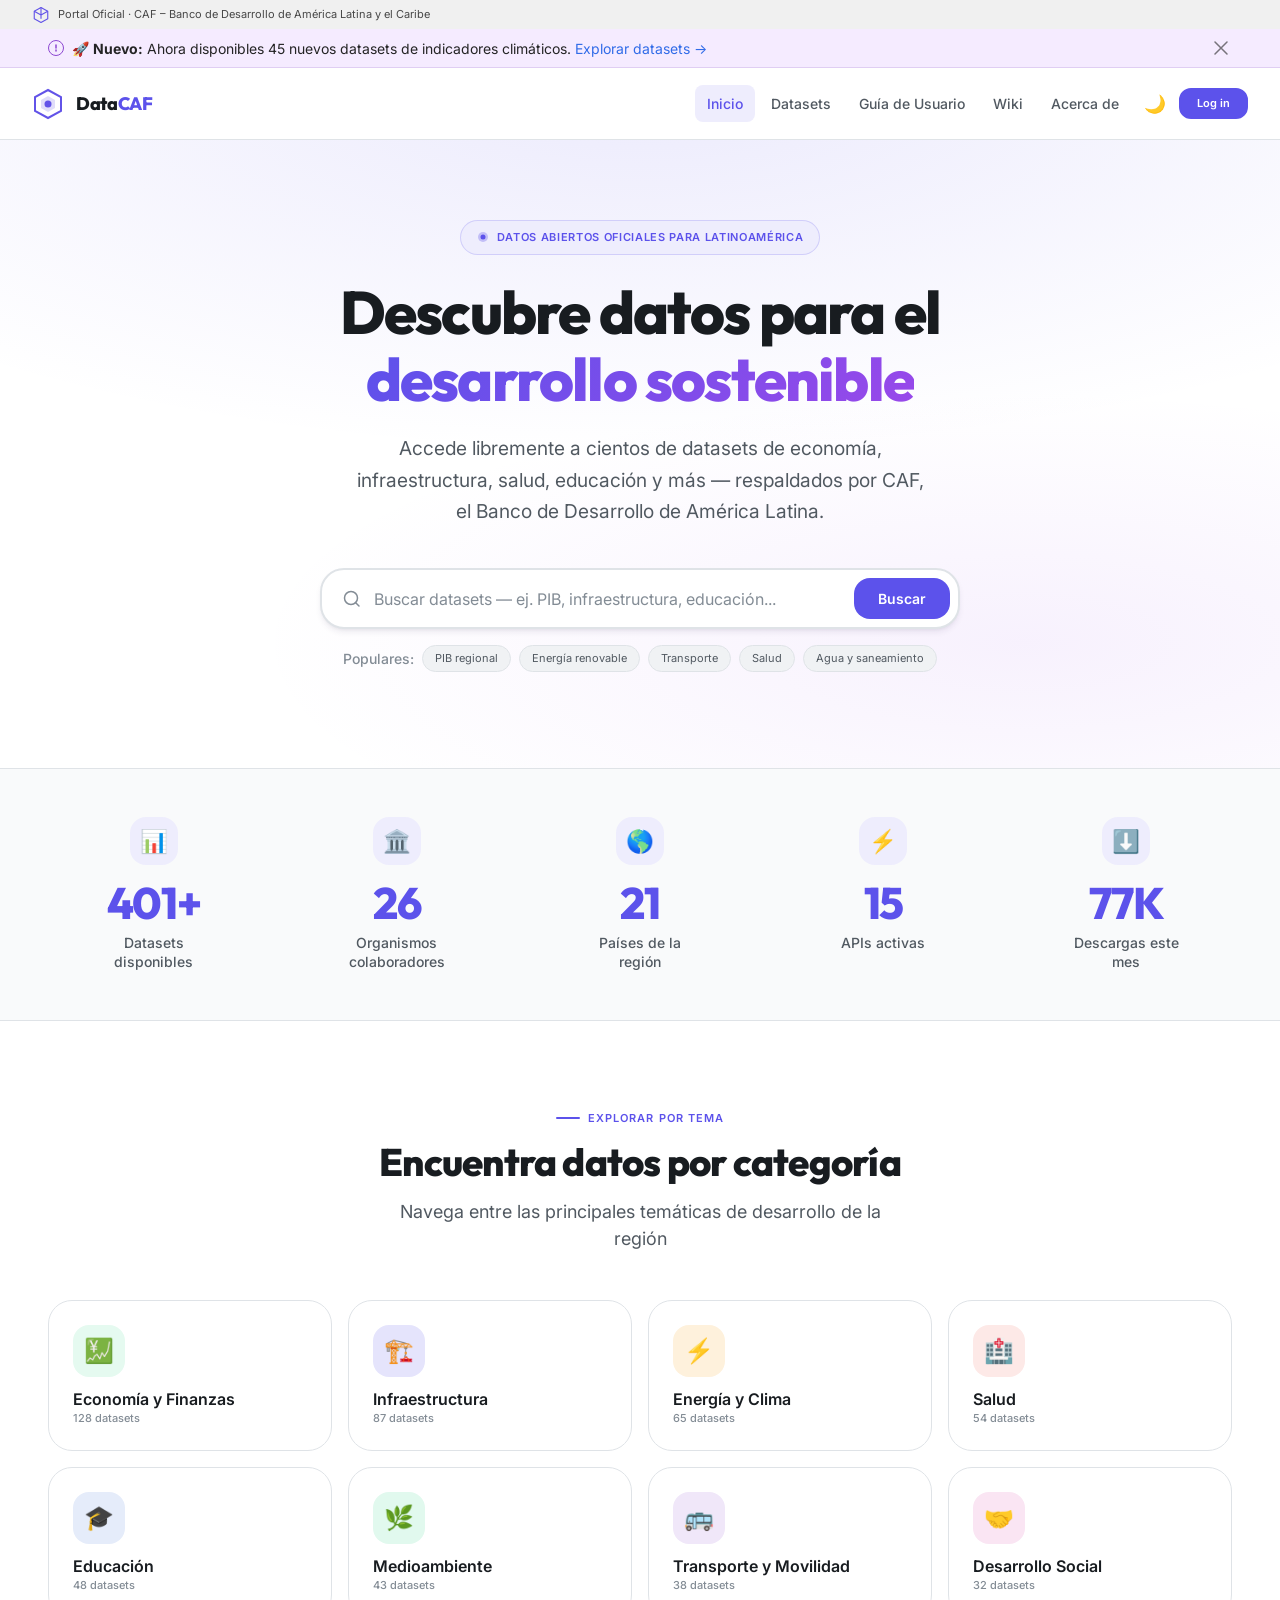
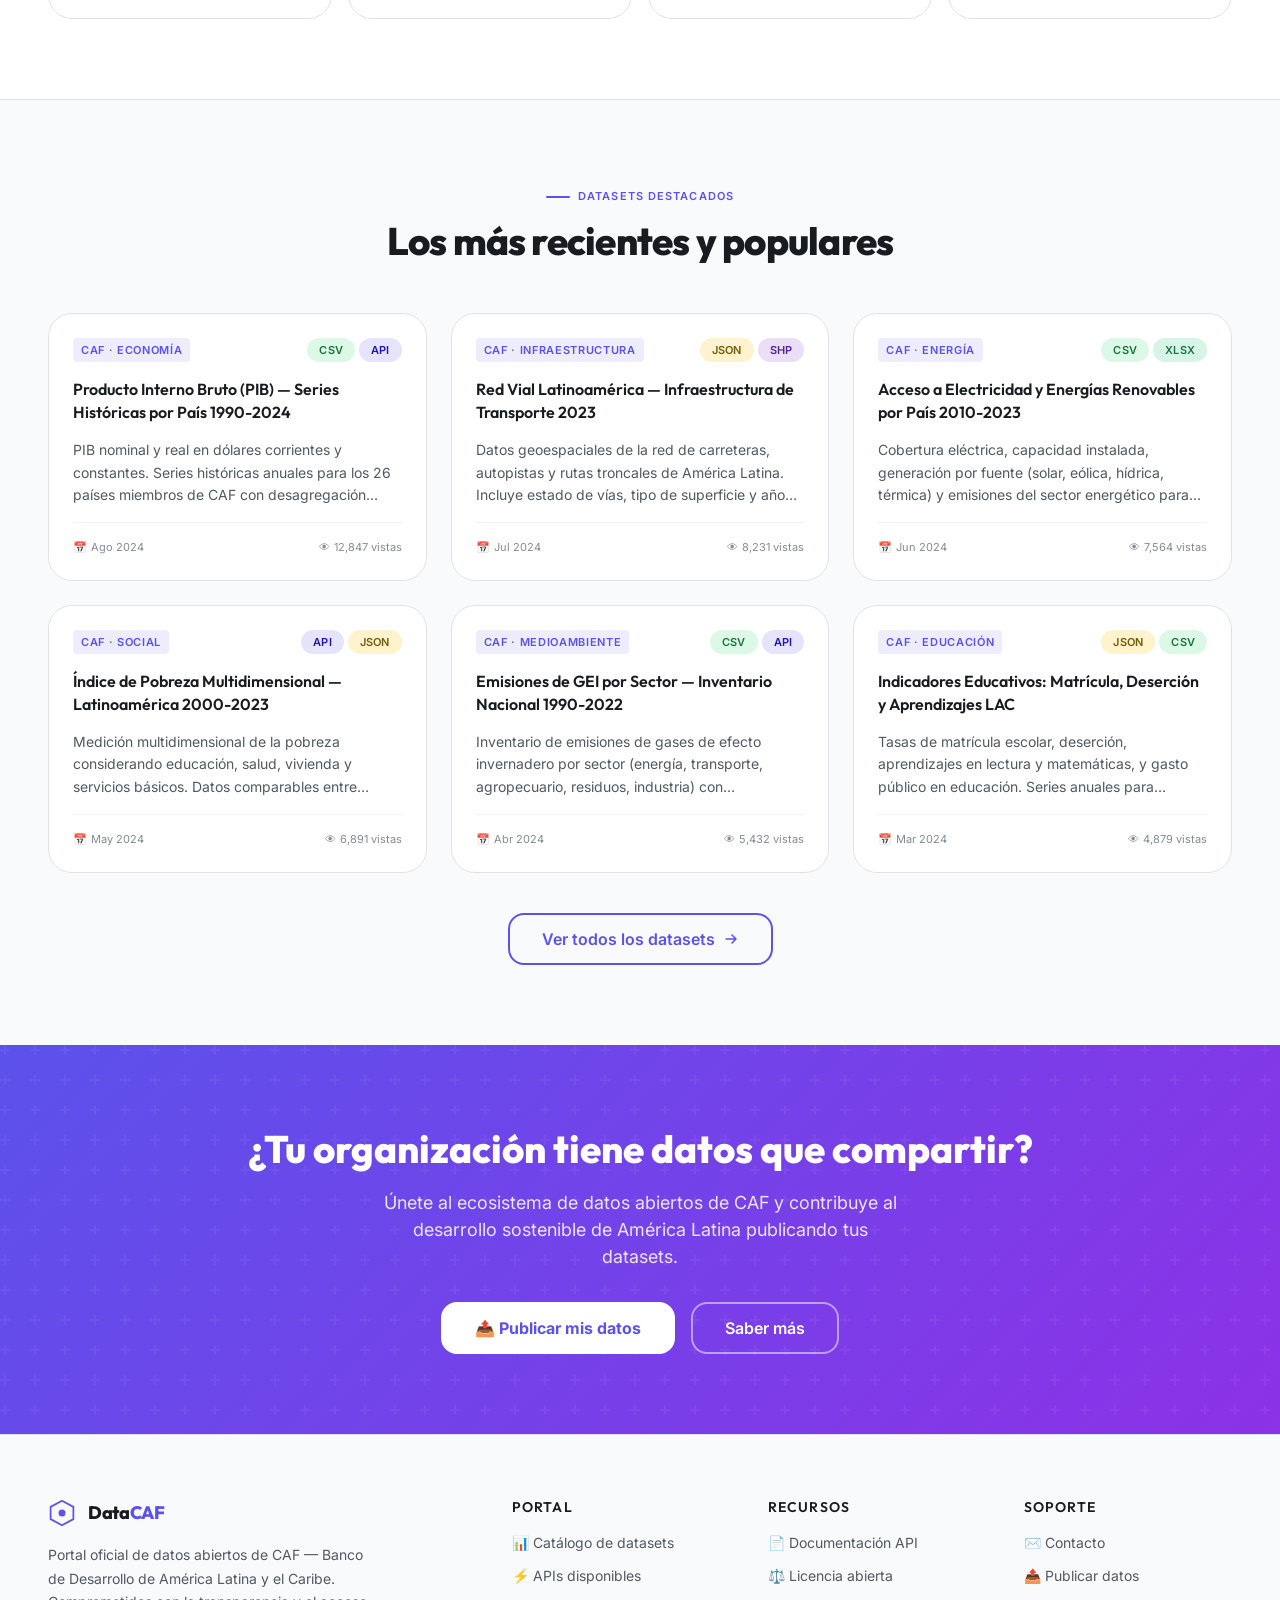
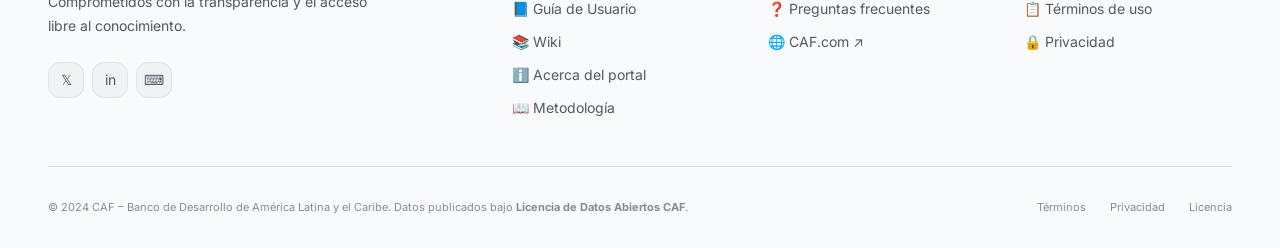
<file: index.html>
<!DOCTYPE html>
<html lang="es" data-theme="light">
<head>
  <meta charset="UTF-8" />
  <meta name="viewport" content="width=device-width, initial-scale=1.0" />
  <title>Portal de Datos Abiertos · CAF — Banco de Desarrollo de América Latina</title>
  <meta name="description" content="Portal oficial de datos abiertos de CAF — Banco de Desarrollo de América Latina. Accede a datasets, APIs e indicadores de desarrollo económico, social e infraestructura para la región." />
  <meta name="keywords" content="datos abiertos, open data, CAF, América Latina, datasets, indicadores, desarrollo" />

  <!-- Open Graph -->
  <meta property="og:title" content="Portal de Datos Abiertos · CAF" />
  <meta property="og:description" content="Datos abiertos para el desarrollo de América Latina. Descubre 450+ datasets de economía, infraestructura, salud, educación y más." />
  <meta property="og:type" content="website" />
  <meta property="og:url" content="https://caf.github.io/datos-abiertos/" />
  <meta property="og:image" content="assets/img/og-image.png" />

  <!-- Twitter Card -->
  <meta name="twitter:card" content="summary_large_image" />
  <meta name="twitter:title" content="Portal de Datos Abiertos · CAF" />
  <meta name="twitter:description" content="Datos abiertos para el desarrollo de América Latina." />

  <!-- Canonical -->
  <link rel="canonical" href="https://caf.github.io/datos-abiertos/" />

  <!-- Favicon -->
  <link rel="icon" type="image/svg+xml" href="assets/img/favicon.svg" />

  <!-- CSS -->
  <link rel="stylesheet" href="assets/css/main.css" />
  <link rel="stylesheet" href="assets/css/animations.css" />
  <link rel="stylesheet" href="assets/css/components.css" />

  <!-- Schema.org -->
  <script type="application/ld+json">
  {
    "@context": "https://schema.org",
    "@type": "DataCatalog",
    "name": "Portal de Datos Abiertos CAF",
    "description": "Catálogo oficial de datos abiertos de CAF - Banco de Desarrollo de América Latina",
    "url": "https://caf.github.io/datos-abiertos/",
    "provider": {
      "@type": "Organization",
      "name": "CAF - Banco de Desarrollo de América Latina y el Caribe",
      "url": "https://www.caf.com"
    }
  }
  </script>
</head>
<body>

  <!-- ══════════════════════════════════════════════════════════
       MASTHEAD INSTITUCIONAL
  ══════════════════════════════════════════════════════════ -->
  <div class="masthead" role="banner" aria-label="Organismo oficial">
    <div class="masthead-inner">
      <svg class="masthead-icon" viewBox="0 0 24 24" fill="none" xmlns="http://www.w3.org/2000/svg">
        <path d="M12 2L3 7v10l9 5 9-5V7L12 2z" stroke="#6253E8" stroke-width="1.5" stroke-linejoin="round"/>
        <path d="M12 2v15M3 7l9 5 9-5" stroke="#6253E8" stroke-width="1.5" stroke-linejoin="round"/>
      </svg>
      <span>Portal Oficial · CAF – Banco de Desarrollo de América Latina y el Caribe</span>
    </div>
  </div>

  <!-- ══════════════════════════════════════════════════════════
       NOTIFICATION BANNER
  ══════════════════════════════════════════════════════════ -->
  <div class="notification-banner banner-enter" id="notification-banner" role="alert" aria-live="polite">
    <div class="notification-inner">
      <div class="notification-text">
        <svg width="16" height="16" viewBox="0 0 16 16" fill="none">
          <circle cx="8" cy="8" r="7.5" stroke="hsl(270,60%,55%)" stroke-width="1"/>
          <path d="M8 5v3M8 10v1" stroke="hsl(270,60%,55%)" stroke-width="1.5" stroke-linecap="round"/>
        </svg>
        <span>🚀 <strong>Nuevo:</strong> Ahora disponibles 45 nuevos datasets de indicadores climáticos.
          <a href="datasets.html">Explorar datasets →</a>
        </span>
      </div>
      <button class="notification-dismiss" id="dismiss-banner" aria-label="Cerrar notificación" title="Cerrar">
        <svg width="14" height="14" viewBox="0 0 14 14" fill="none">
          <path d="M1 1l12 12M13 1L1 13" stroke="currentColor" stroke-width="1.5" stroke-linecap="round"/>
        </svg>
      </button>
    </div>
  </div>

  <!-- ══════════════════════════════════════════════════════════
       NAVBAR
  ══════════════════════════════════════════════════════════ -->
  <header>
    <nav class="navbar" id="navbar" role="navigation" aria-label="Navegación principal">
      <div class="navbar-inner">
        <!-- Logo -->
        <a href="index.html" class="navbar-logo" aria-label="Inicio - Portal de Datos Abiertos CAF">
          <svg class="navbar-logo-icon" viewBox="0 0 32 32" fill="none" xmlns="http://www.w3.org/2000/svg">
            <polygon points="16,2 29,9 29,23 16,30 3,23 3,9" fill="none" stroke="#6253E8" stroke-width="2"/>
            <polygon points="16,8 23,12 23,20 16,24 9,20 9,12" fill="#6253E8" opacity="0.2"/>
            <circle cx="16" cy="16" r="3.5" fill="#6253E8"/>
          </svg>
          <span class="navbar-logo-text">Data<span>CAF</span></span>
        </a>

        <!-- Desktop Links -->
        <nav class="navbar-links" aria-label="Menú principal">
          <a href="index.html" class="nav-link active" id="nav-inicio">Inicio</a>
          <a href="datasets.html" class="nav-link" id="nav-datasets">Datasets</a>
          <a href="guia-usuario.html" class="nav-link" id="nav-guia">Guía de Usuario</a>
          <a href="wiki.html" class="nav-link" id="nav-wiki">Wiki</a>
          <a href="about.html" class="nav-link" id="nav-acerca">Acerca de</a>
          <button class="theme-toggle" id="theme-toggle" aria-label="Cambiar tema" title="Cambiar tema oscuro/claro">
            <span id="theme-icon">🌙</span>
          </button>
          <a href="login.html" class="btn btn-primary btn-sm" id="nav-login">Log in</a>
        </nav>

        <!-- Mobile toggle -->
        <button class="nav-hamburger" id="nav-hamburger" aria-expanded="false" aria-controls="mobile-menu" aria-label="Abrir menú">
          <svg width="20" height="20" viewBox="0 0 20 20" fill="none">
            <path d="M2 5h16M2 10h16M2 15h16" stroke="currentColor" stroke-width="1.5" stroke-linecap="round"/>
          </svg>
        </button>
      </div>
    </nav>
  </header>

  <!-- Mobile Menu -->
  <div class="mobile-menu" id="mobile-menu" role="dialog" aria-modal="true" aria-label="Menú móvil">
    <div class="mobile-menu-panel" tabindex="-1">
      <div style="display:flex;align-items:center;justify-content:space-between;margin-bottom:1rem;">
        <span style="font-weight:700;color:var(--text-primary)">DataCAF</span>
        <button id="mobile-close" aria-label="Cerrar menú" style="cursor:pointer;background:none;border:none;font-size:1.2rem;color:var(--text-secondary)">✕</button>
      </div>
      <hr />
      <nav class="mobile-menu-links" aria-label="Menú móvil">
        <a href="index.html" class="nav-link">🏠 Inicio</a>
        <a href="datasets.html" class="nav-link">📊 Datasets</a>
        <a href="guia-usuario.html" class="nav-link">📘 Guía de Usuario</a>
        <a href="wiki.html" class="nav-link">📚 Wiki</a>
        <a href="about.html" class="nav-link">ℹ️ Acerca de</a>
        <a href="login.html" class="nav-link">🔑 Log in</a>
      </nav>
      <hr />
      <button id="mobile-theme-toggle" class="btn btn-outline" style="width:100%;margin-top:1rem;">
        <span id="mobile-theme-icon">🌙</span> Cambiar tema
      </button>
    </div>
  </div>

  <main id="main-content">

    <!-- ══════════════════════════════════════════════════════════
         HERO SECTION
    ══════════════════════════════════════════════════════════ -->
    <section class="hero" aria-labelledby="hero-title">
      <div class="container">
        <div class="hero-inner">

          <div class="hero-tag hero-animate" aria-label="Datos Abiertos Oficiales">
            <svg width="12" height="12" viewBox="0 0 12 12" fill="currentColor">
              <circle cx="6" cy="6" r="5" opacity="0.3"/>
              <circle cx="6" cy="6" r="2.5"/>
            </svg>
            Datos Abiertos Oficiales para Latinoamérica
          </div>

          <h1 class="hero-title hero-animate-delay" id="hero-title">
            Descubre datos para el<br/>
            <span class="gradient-text">desarrollo sostenible</span>
          </h1>

          <p class="hero-subtitle hero-animate-delay-2">
            Accede libremente a cientos de datasets de economía, infraestructura, salud,
            educación y más — respaldados por CAF, el Banco de Desarrollo de América Latina.
          </p>

          <!-- Search -->
          <div class="hero-search hero-animate-delay-2" role="search">
            <div class="search-wrapper">
              <svg class="search-icon" width="20" height="20" viewBox="0 0 20 20" fill="none" aria-hidden="true">
                <circle cx="9" cy="9" r="6.5" stroke="currentColor" stroke-width="1.5"/>
                <path d="M13.5 13.5L17 17" stroke="currentColor" stroke-width="1.5" stroke-linecap="round"/>
              </svg>
              <input
                type="search"
                class="search-input"
                id="hero-search-input"
                placeholder="Buscar datasets — ej. PIB, infraestructura, educación..."
                autocomplete="off"
                aria-label="Buscar en el catálogo de datos"
              />
              <button class="search-btn" id="hero-search-btn" type="button" aria-label="Buscar">
                Buscar
              </button>
            </div>
            <!-- Quick hint chips -->
            <div class="hero-hints" aria-label="Búsquedas populares">
              <span>Populares:</span>
              <a href="datasets.html?q=PIB" class="hint-chip">PIB regional</a>
              <a href="datasets.html?q=energia" class="hint-chip">Energía renovable</a>
              <a href="datasets.html?q=transporte" class="hint-chip">Transporte</a>
              <a href="datasets.html?q=salud" class="hint-chip">Salud</a>
              <a href="datasets.html?q=agua" class="hint-chip">Agua y saneamiento</a>
            </div>
          </div>

        </div>
      </div>
    </section>

    <!-- ══════════════════════════════════════════════════════════
         STATS
    ══════════════════════════════════════════════════════════ -->
    <section class="stats-section" aria-labelledby="stats-title">
      <div class="container">
        <h2 class="sr-only" id="stats-title">Estadísticas del portal</h2>
        <div class="stats-grid">

          <div class="stat-item reveal" aria-label="Datasets disponibles">
            <div class="stat-icon">📊</div>
            <div class="stat-number" data-target="487" data-suffix="+">0</div>
            <div class="stat-label">Datasets disponibles</div>
          </div>

          <div class="stat-item reveal reveal-delay-1" aria-label="Organismos colaboradores">
            <div class="stat-icon">🏛️</div>
            <div class="stat-number" data-target="32" data-suffix="">0</div>
            <div class="stat-label">Organismos colaboradores</div>
          </div>

          <div class="stat-item reveal reveal-delay-2" aria-label="Países de la región">
            <div class="stat-icon">🌎</div>
            <div class="stat-number" data-target="26" data-suffix="">0</div>
            <div class="stat-label">Países de la región</div>
          </div>

          <div class="stat-item reveal reveal-delay-3" aria-label="APIs activas">
            <div class="stat-icon">⚡</div>
            <div class="stat-number" data-target="18" data-suffix="">0</div>
            <div class="stat-label">APIs activas</div>
          </div>

          <div class="stat-item reveal reveal-delay-4" aria-label="Descargas este mes">
            <div class="stat-icon">⬇️</div>
            <div class="stat-number" data-target="94" data-suffix="K">0</div>
            <div class="stat-label">Descargas este mes</div>
          </div>

        </div>
      </div>
    </section>

    <!-- ══════════════════════════════════════════════════════════
         CATEGORÍAS
    ══════════════════════════════════════════════════════════ -->
    <section class="categories-section section" aria-labelledby="categories-title">
      <div class="container">
        <div class="section-header">
          <div class="section-eyebrow">Explorar por tema</div>
          <h2 class="section-title" id="categories-title">Encuentra datos por categoría</h2>
          <p class="section-subtitle">Navega entre las principales temáticas de desarrollo de la región</p>
        </div>

        <div class="categories-grid" id="categories-grid">

          <a href="datasets.html?cat=economia" class="category-card reveal reveal-scale" id="cat-economia"
             style="--cat-color: hsl(152, 68%, 40%); --cat-bg: hsl(152, 68%, 94%);"
             aria-label="Categoría Economía">
            <div class="category-icon">💹</div>
            <div>
              <div class="category-name">Economía y Finanzas</div>
              <div class="category-count">128 datasets</div>
            </div>
            <span class="category-arrow" aria-hidden="true">→</span>
          </a>

          <a href="datasets.html?cat=infraestructura" class="category-card reveal reveal-scale reveal-delay-1" id="cat-infra"
             style="--cat-color: hsl(244, 79%, 55%); --cat-bg: hsl(244, 79%, 94%);"
             aria-label="Categoría Infraestructura">
            <div class="category-icon">🏗️</div>
            <div>
              <div class="category-name">Infraestructura</div>
              <div class="category-count">87 datasets</div>
            </div>
            <span class="category-arrow" aria-hidden="true">→</span>
          </a>

          <a href="datasets.html?cat=energia" class="category-card reveal reveal-scale reveal-delay-2" id="cat-energia"
             style="--cat-color: hsl(36, 96%, 50%); --cat-bg: hsl(36, 96%, 93%);"
             aria-label="Categoría Energía">
            <div class="category-icon">⚡</div>
            <div>
              <div class="category-name">Energía y Clima</div>
              <div class="category-count">65 datasets</div>
            </div>
            <span class="category-arrow" aria-hidden="true">→</span>
          </a>

          <a href="datasets.html?cat=salud" class="category-card reveal reveal-scale reveal-delay-3" id="cat-salud"
             style="--cat-color: hsl(4, 86%, 58%); --cat-bg: hsl(4, 86%, 95%);"
             aria-label="Categoría Salud">
            <div class="category-icon">🏥</div>
            <div>
              <div class="category-name">Salud</div>
              <div class="category-count">54 datasets</div>
            </div>
            <span class="category-arrow" aria-hidden="true">→</span>
          </a>

          <a href="datasets.html?cat=educacion" class="category-card reveal reveal-scale reveal-delay-1" id="cat-edu"
             style="--cat-color: hsl(221, 67%, 50%); --cat-bg: hsl(221, 67%, 94%);"
             aria-label="Categoría Educación">
            <div class="category-icon">🎓</div>
            <div>
              <div class="category-name">Educación</div>
              <div class="category-count">48 datasets</div>
            </div>
            <span class="category-arrow" aria-hidden="true">→</span>
          </a>

          <a href="datasets.html?cat=medioambiente" class="category-card reveal reveal-scale reveal-delay-2" id="cat-env"
             style="--cat-color: hsl(152, 68%, 35%); --cat-bg: hsl(152, 68%, 93%);"
             aria-label="Categoría Medioambiente">
            <div class="category-icon">🌿</div>
            <div>
              <div class="category-name">Medioambiente</div>
              <div class="category-count">43 datasets</div>
            </div>
            <span class="category-arrow" aria-hidden="true">→</span>
          </a>

          <a href="datasets.html?cat=transporte" class="category-card reveal reveal-scale reveal-delay-3" id="cat-trans"
             style="--cat-color: hsl(270, 60%, 55%); --cat-bg: hsl(270, 60%, 94%);"
             aria-label="Categoría Transporte">
            <div class="category-icon">🚌</div>
            <div>
              <div class="category-name">Transporte y Movilidad</div>
              <div class="category-count">38 datasets</div>
            </div>
            <span class="category-arrow" aria-hidden="true">→</span>
          </a>

          <a href="datasets.html?cat=social" class="category-card reveal reveal-scale reveal-delay-4" id="cat-social"
             style="--cat-color: hsl(320, 70%, 50%); --cat-bg: hsl(320, 70%, 94%);"
             aria-label="Categoría Desarrollo Social">
            <div class="category-icon">🤝</div>
            <div>
              <div class="category-name">Desarrollo Social</div>
              <div class="category-count">32 datasets</div>
            </div>
            <span class="category-arrow" aria-hidden="true">→</span>
          </a>

        </div>
      </div>
    </section>

    <!-- ══════════════════════════════════════════════════════════
         DATASETS DESTACADOS
    ══════════════════════════════════════════════════════════ -->
    <section class="datasets-section" aria-labelledby="featured-title">
      <div class="container">
        <div class="section-header">
          <div class="section-eyebrow">Datasets destacados</div>
          <h2 class="section-title" id="featured-title">Los más recientes y populares</h2>
        </div>

        <div class="datasets-grid" id="featured-datasets">

          <!-- Dataset 1 -->
          <article class="dataset-card reveal hover-lift" aria-labelledby="ds-1-title">
            <div class="dataset-card-header">
              <span class="dataset-org">CAF · Economía</span>
              <div class="dataset-formats">
                <span class="badge badge-csv">CSV</span>
                <span class="badge badge-api">API</span>
              </div>
            </div>
            <h3 class="dataset-title" id="ds-1-title">Producto Interno Bruto (PIB) — Series Históricas por País 1990-2024</h3>
            <p class="dataset-desc">PIB nominal y real en dólares corrientes y constantes. Series históricas anuales para los 26 países miembros de CAF con desagregación sectorial por sector primario, secundario y terciario.</p>
            <div class="dataset-footer">
              <div class="dataset-meta">
                <span>📅</span>
                <span>Ago 2024</span>
              </div>
              <div class="dataset-views">
                <span>👁</span>
                <span>12,847 vistas</span>
              </div>
            </div>
          </article>

          <!-- Dataset 2 -->
          <article class="dataset-card reveal reveal-delay-1 hover-lift" aria-labelledby="ds-2-title">
            <div class="dataset-card-header">
              <span class="dataset-org">CAF · Infraestructura</span>
              <div class="dataset-formats">
                <span class="badge badge-json">JSON</span>
                <span class="badge badge-shp">SHP</span>
              </div>
            </div>
            <h3 class="dataset-title" id="ds-2-title">Red Vial Latinoamérica — Infraestructura de Transporte 2023</h3>
            <p class="dataset-desc">Datos geoespaciales de la red de carreteras, autopistas y rutas troncales de América Latina. Incluye estado de vías, tipo de superficie y año de construcción.</p>
            <div class="dataset-footer">
              <div class="dataset-meta">
                <span>📅</span>
                <span>Jul 2024</span>
              </div>
              <div class="dataset-views">
                <span>👁</span>
                <span>8,231 vistas</span>
              </div>
            </div>
          </article>

          <!-- Dataset 3 -->
          <article class="dataset-card reveal reveal-delay-2 hover-lift" aria-labelledby="ds-3-title">
            <div class="dataset-card-header">
              <span class="dataset-org">CAF · Energía</span>
              <div class="dataset-formats">
                <span class="badge badge-csv">CSV</span>
                <span class="badge badge-xlsx">XLSX</span>
              </div>
            </div>
            <h3 class="dataset-title" id="ds-3-title">Acceso a Electricidad y Energías Renovables por País 2010-2023</h3>
            <p class="dataset-desc">Cobertura eléctrica, capacidad instalada, generación por fuente (solar, eólica, hídrica, térmica) y emisiones del sector energético para cada país de la región.</p>
            <div class="dataset-footer">
              <div class="dataset-meta">
                <span>📅</span>
                <span>Jun 2024</span>
              </div>
              <div class="dataset-views">
                <span>👁</span>
                <span>7,564 vistas</span>
              </div>
            </div>
          </article>

          <!-- Dataset 4 -->
          <article class="dataset-card reveal reveal-delay-1 hover-lift" aria-labelledby="ds-4-title">
            <div class="dataset-card-header">
              <span class="dataset-org">CAF · Social</span>
              <div class="dataset-formats">
                <span class="badge badge-api">API</span>
                <span class="badge badge-json">JSON</span>
              </div>
            </div>
            <h3 class="dataset-title" id="ds-4-title">Índice de Pobreza Multidimensional — Latinoamérica 2000-2023</h3>
            <p class="dataset-desc">Medición multidimensional de la pobreza considerando educación, salud, vivienda y servicios básicos. Datos comparables entre países y desagregados por sexo, edad y área geográfica.</p>
            <div class="dataset-footer">
              <div class="dataset-meta">
                <span>📅</span>
                <span>May 2024</span>
              </div>
              <div class="dataset-views">
                <span>👁</span>
                <span>6,891 vistas</span>
              </div>
            </div>
          </article>

          <!-- Dataset 5 -->
          <article class="dataset-card reveal reveal-delay-2 hover-lift" aria-labelledby="ds-5-title">
            <div class="dataset-card-header">
              <span class="dataset-org">CAF · Medioambiente</span>
              <div class="dataset-formats">
                <span class="badge badge-csv">CSV</span>
                <span class="badge badge-api">API</span>
              </div>
            </div>
            <h3 class="dataset-title" id="ds-5-title">Emisiones de GEI por Sector — Inventario Nacional 1990-2022</h3>
            <p class="dataset-desc">Inventario de emisiones de gases de efecto invernadero por sector (energía, transporte, agropecuario, residuos, industria) con equivalencias en CO₂ para 20 países de la región.</p>
            <div class="dataset-footer">
              <div class="dataset-meta">
                <span>📅</span>
                <span>Abr 2024</span>
              </div>
              <div class="dataset-views">
                <span>👁</span>
                <span>5,432 vistas</span>
              </div>
            </div>
          </article>

          <!-- Dataset 6 -->
          <article class="dataset-card reveal reveal-delay-3 hover-lift" aria-labelledby="ds-6-title">
            <div class="dataset-card-header">
              <span class="dataset-org">CAF · Educación</span>
              <div class="dataset-formats">
                <span class="badge badge-json">JSON</span>
                <span class="badge badge-csv">CSV</span>
              </div>
            </div>
            <h3 class="dataset-title" id="ds-6-title">Indicadores Educativos: Matrícula, Deserción y Aprendizajes LAC</h3>
            <p class="dataset-desc">Tasas de matrícula escolar, deserción, aprendizajes en lectura y matemáticas, y gasto público en educación. Series anuales para educación primaria, secundaria y terciaria.</p>
            <div class="dataset-footer">
              <div class="dataset-meta">
                <span>📅</span>
                <span>Mar 2024</span>
              </div>
              <div class="dataset-views">
                <span>👁</span>
                <span>4,879 vistas</span>
              </div>
            </div>
          </article>

        </div>

        <!-- Ver todos button -->
        <div style="text-align:center;margin-top:var(--space-10);">
          <a href="datasets.html" class="btn btn-outline btn-lg" id="btn-ver-todos">
            Ver todos los datasets
            <svg width="16" height="16" viewBox="0 0 16 16" fill="none" aria-hidden="true">
              <path d="M3 8h10M9 4l4 4-4 4" stroke="currentColor" stroke-width="1.5" stroke-linecap="round" stroke-linejoin="round"/>
            </svg>
          </a>
        </div>
      </div>
    </section>

    <!-- ══════════════════════════════════════════════════════════
         CTA BANNER
    ══════════════════════════════════════════════════════════ -->
    <section class="cta-section" aria-labelledby="cta-title">
      <div class="container">
        <h2 class="cta-title reveal" id="cta-title">
          ¿Tu organización tiene datos que compartir?
        </h2>
        <p class="cta-subtitle reveal">
          Únete al ecosistema de datos abiertos de CAF y contribuye al desarrollo sostenible
          de América Latina publicando tus datasets.
        </p>
        <div class="cta-actions reveal">
          <a href="https://www.caf.com/contacto" target="_blank" rel="noopener" class="btn btn-white btn-lg" id="btn-publicar">
            📤 Publicar mis datos
          </a>
          <a href="about.html" class="btn btn-outline-white btn-lg" id="btn-saber-mas">
            Saber más
          </a>
        </div>
      </div>
    </section>

  </main>

  <!-- ══════════════════════════════════════════════════════════
       FOOTER
  ══════════════════════════════════════════════════════════ -->
  <footer class="footer" role="contentinfo">
    <div class="container">
      <div class="footer-grid">

        <!-- Brand column -->
        <div class="footer-brand">
          <a href="index.html" class="footer-logo" aria-label="Inicio - DataCAF">
            <svg width="28" height="28" viewBox="0 0 32 32" fill="none">
              <polygon points="16,2 29,9 29,23 16,30 3,23 3,9" fill="none" stroke="#6253E8" stroke-width="2"/>
              <circle cx="16" cy="16" r="4" fill="#6253E8"/>
            </svg>
            <span class="footer-logo-text">Data<span>CAF</span></span>
          </a>
          <p class="footer-desc">
            Portal oficial de datos abiertos de CAF — Banco de Desarrollo de América Latina y el Caribe.
            Comprometidos con la transparencia y el acceso libre al conocimiento.
          </p>
          <div class="footer-social" aria-label="Redes sociales">
            <a href="https://twitter.com/cafbanco" target="_blank" rel="noopener" class="social-btn" aria-label="Twitter CAF" title="Twitter">𝕏</a>
            <a href="https://www.linkedin.com/company/cafbanco" target="_blank" rel="noopener" class="social-btn" aria-label="LinkedIn CAF" title="LinkedIn">in</a>
            <a href="https://github.com/caf" target="_blank" rel="noopener" class="social-btn" aria-label="GitHub CAF" title="GitHub">⌨</a>
          </div>
        </div>

        <!-- Links 1 -->
        <div>
          <h3 class="footer-col-title">Portal</h3>
          <ul class="footer-links">
            <li><a href="datasets.html" class="footer-link">📊 Catálogo de datasets</a></li>
            <li><a href="datasets.html?format=api" class="footer-link">⚡ APIs disponibles</a></li>
            <li><a href="guia-usuario.html" class="footer-link">📘 Guía de Usuario</a></li>
            <li><a href="wiki.html" class="footer-link">📚 Wiki</a></li>
            <li><a href="about.html" class="footer-link">ℹ️ Acerca del portal</a></li>
            <li><a href="about.html#metodologia" class="footer-link">📖 Metodología</a></li>
          </ul>
        </div>

        <!-- Links 2 -->
        <div>
          <h3 class="footer-col-title">Recursos</h3>
          <ul class="footer-links">
            <li><a href="about.html#api-docs" class="footer-link">📄 Documentación API</a></li>
            <li><a href="about.html#licencia" class="footer-link">⚖️ Licencia abierta</a></li>
            <li><a href="about.html#faq" class="footer-link">❓ Preguntas frecuentes</a></li>
            <li><a href="https://www.caf.com" target="_blank" rel="noopener" class="footer-link">🌐 CAF.com ↗</a></li>
          </ul>
        </div>

        <!-- Links 3 -->
        <div>
          <h3 class="footer-col-title">Soporte</h3>
          <ul class="footer-links">
            <li><a href="mailto:datosabiertos@caf.com" class="footer-link">✉️ Contacto</a></li>
            <li><a href="about.html#publicar" class="footer-link">📤 Publicar datos</a></li>
            <li><a href="about.html#terminos" class="footer-link">📋 Términos de uso</a></li>
            <li><a href="about.html#privacidad" class="footer-link">🔒 Privacidad</a></li>
          </ul>
        </div>

      </div>

      <div class="footer-bottom">
        <p class="footer-copy">
          © 2024 CAF – Banco de Desarrollo de América Latina y el Caribe.
          Datos publicados bajo <strong>Licencia de Datos Abiertos CAF</strong>.
        </p>
        <nav class="footer-legal" aria-label="Links legales">
          <a href="about.html#terminos">Términos</a>
          <a href="about.html#privacidad">Privacidad</a>
          <a href="about.html#licencia">Licencia</a>
        </nav>
      </div>
    </div>
  </footer>

  <!-- ══════════════════════════════════════════════════════════
       JAVASCRIPT
  ══════════════════════════════════════════════════════════ -->
  <script src="assets/js/data.js"></script>
  <script src="assets/js/animations.js"></script>
  <script src="assets/js/main.js"></script>

</body>
</html>
</file>
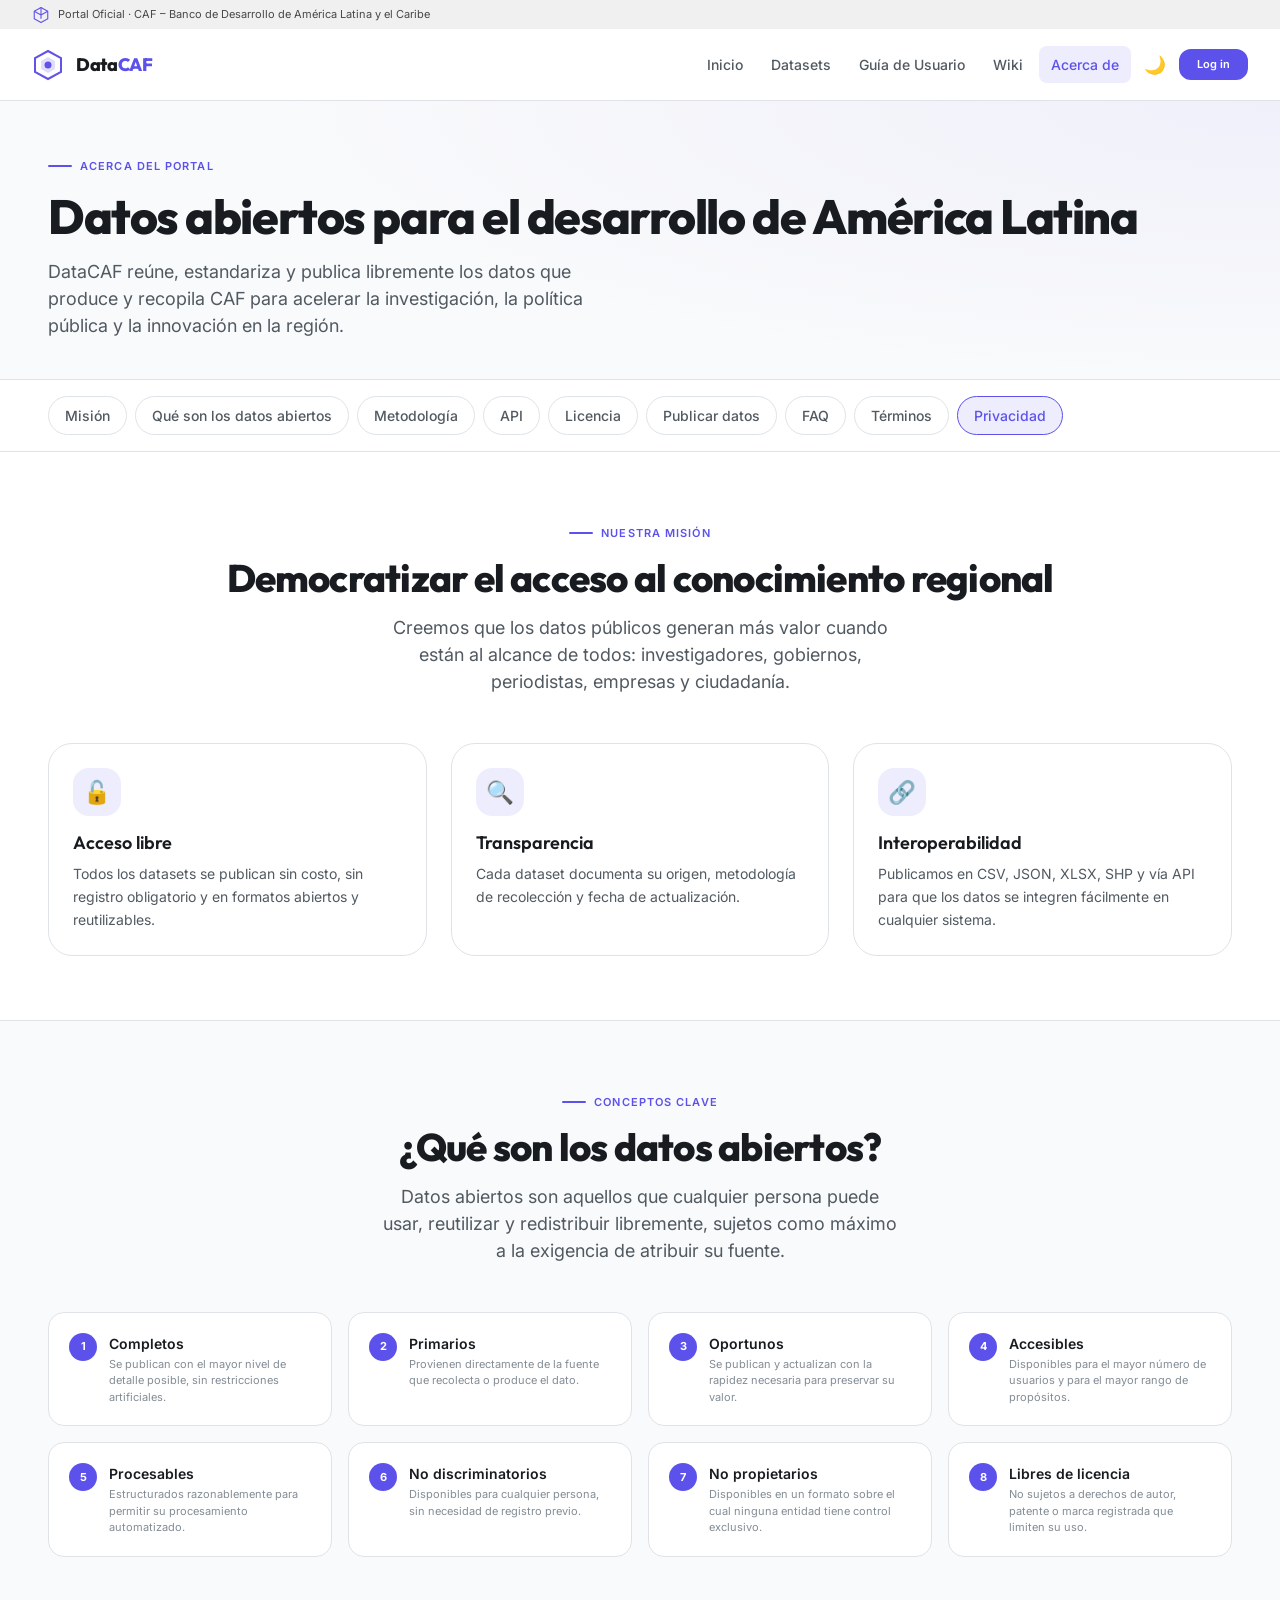
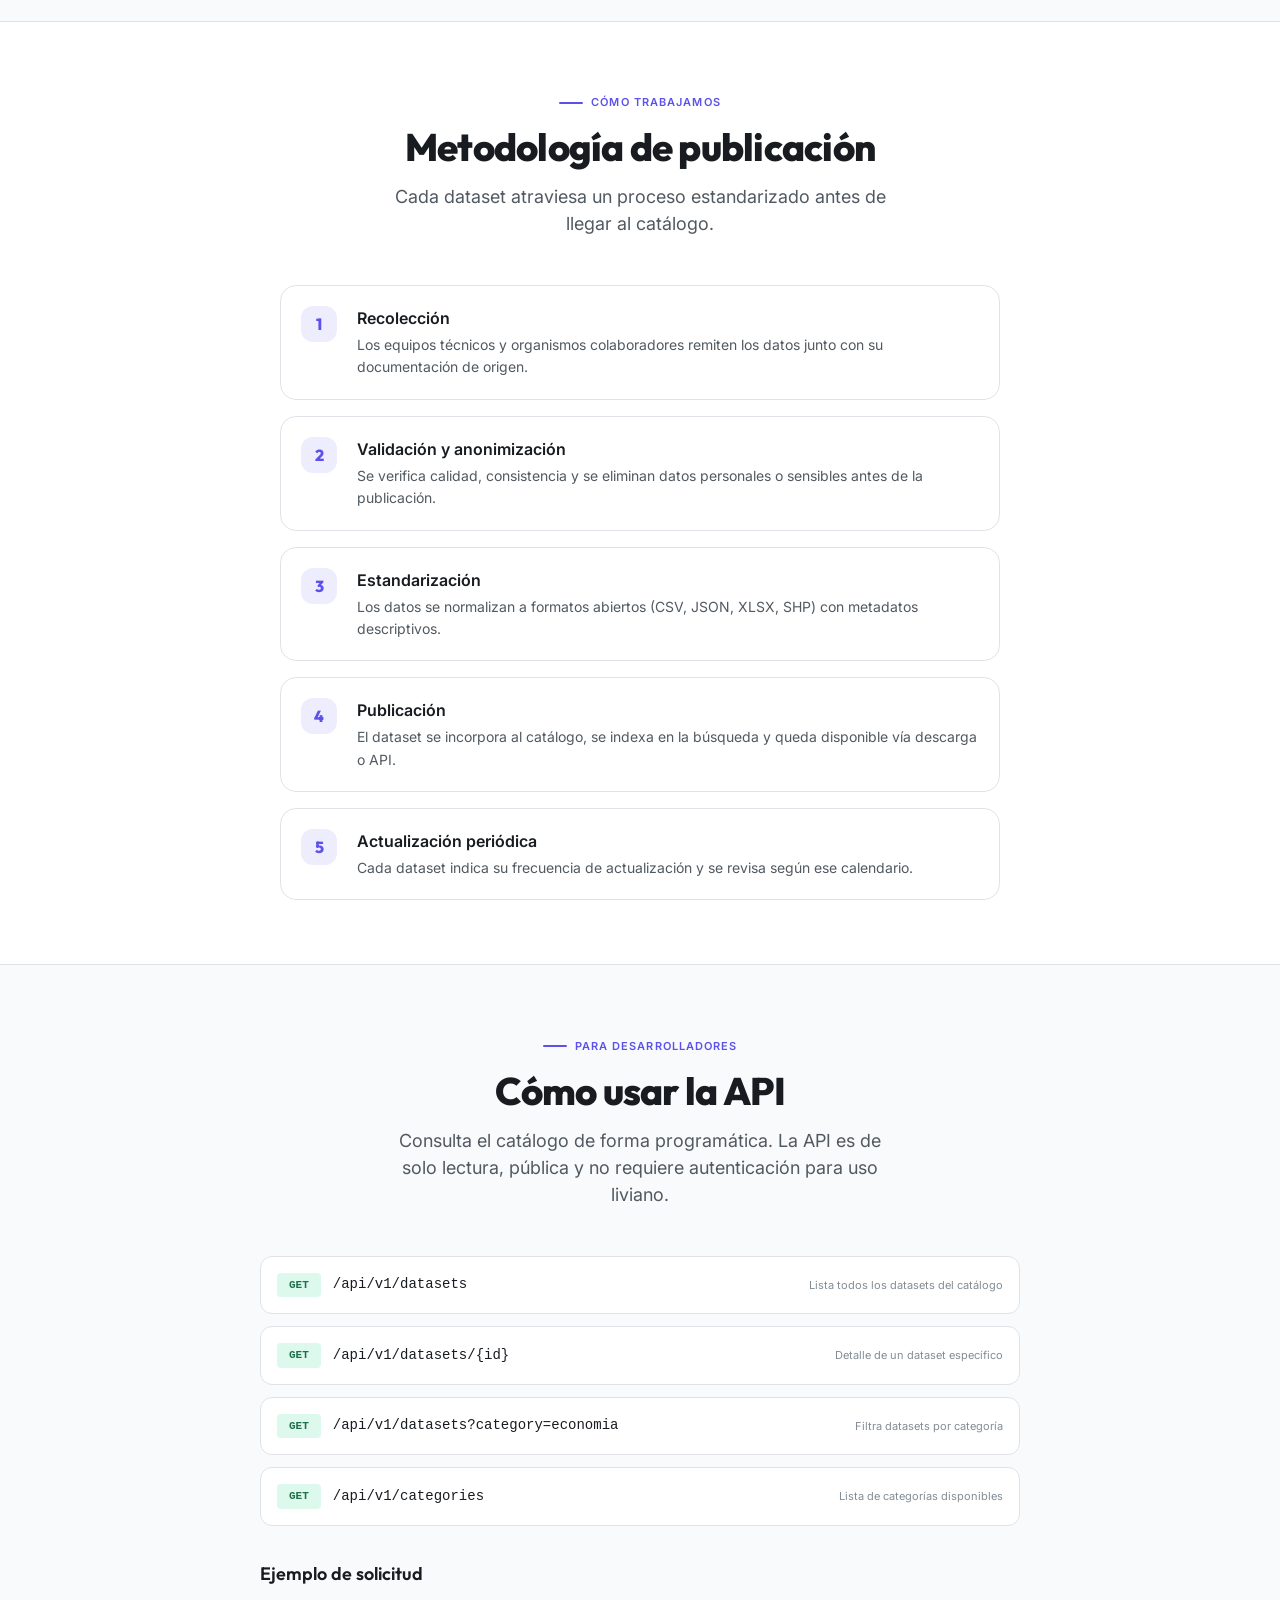
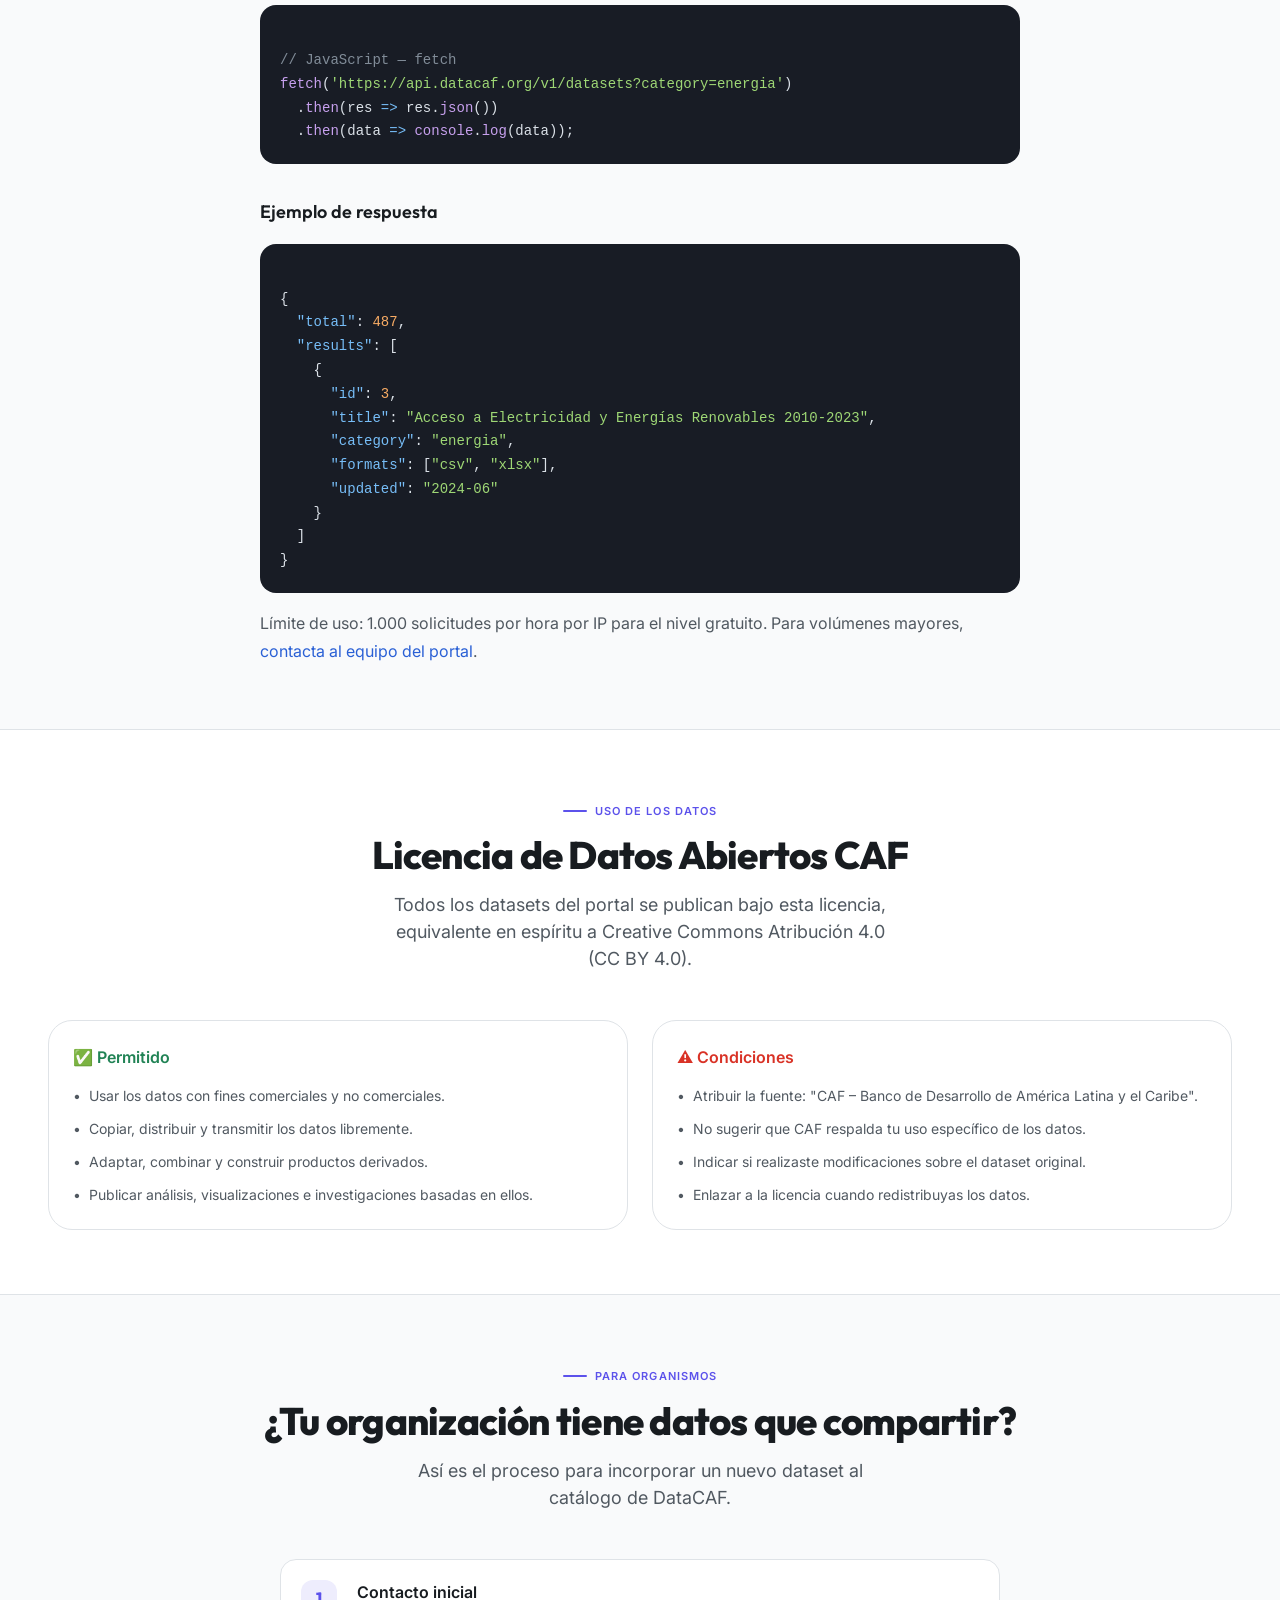
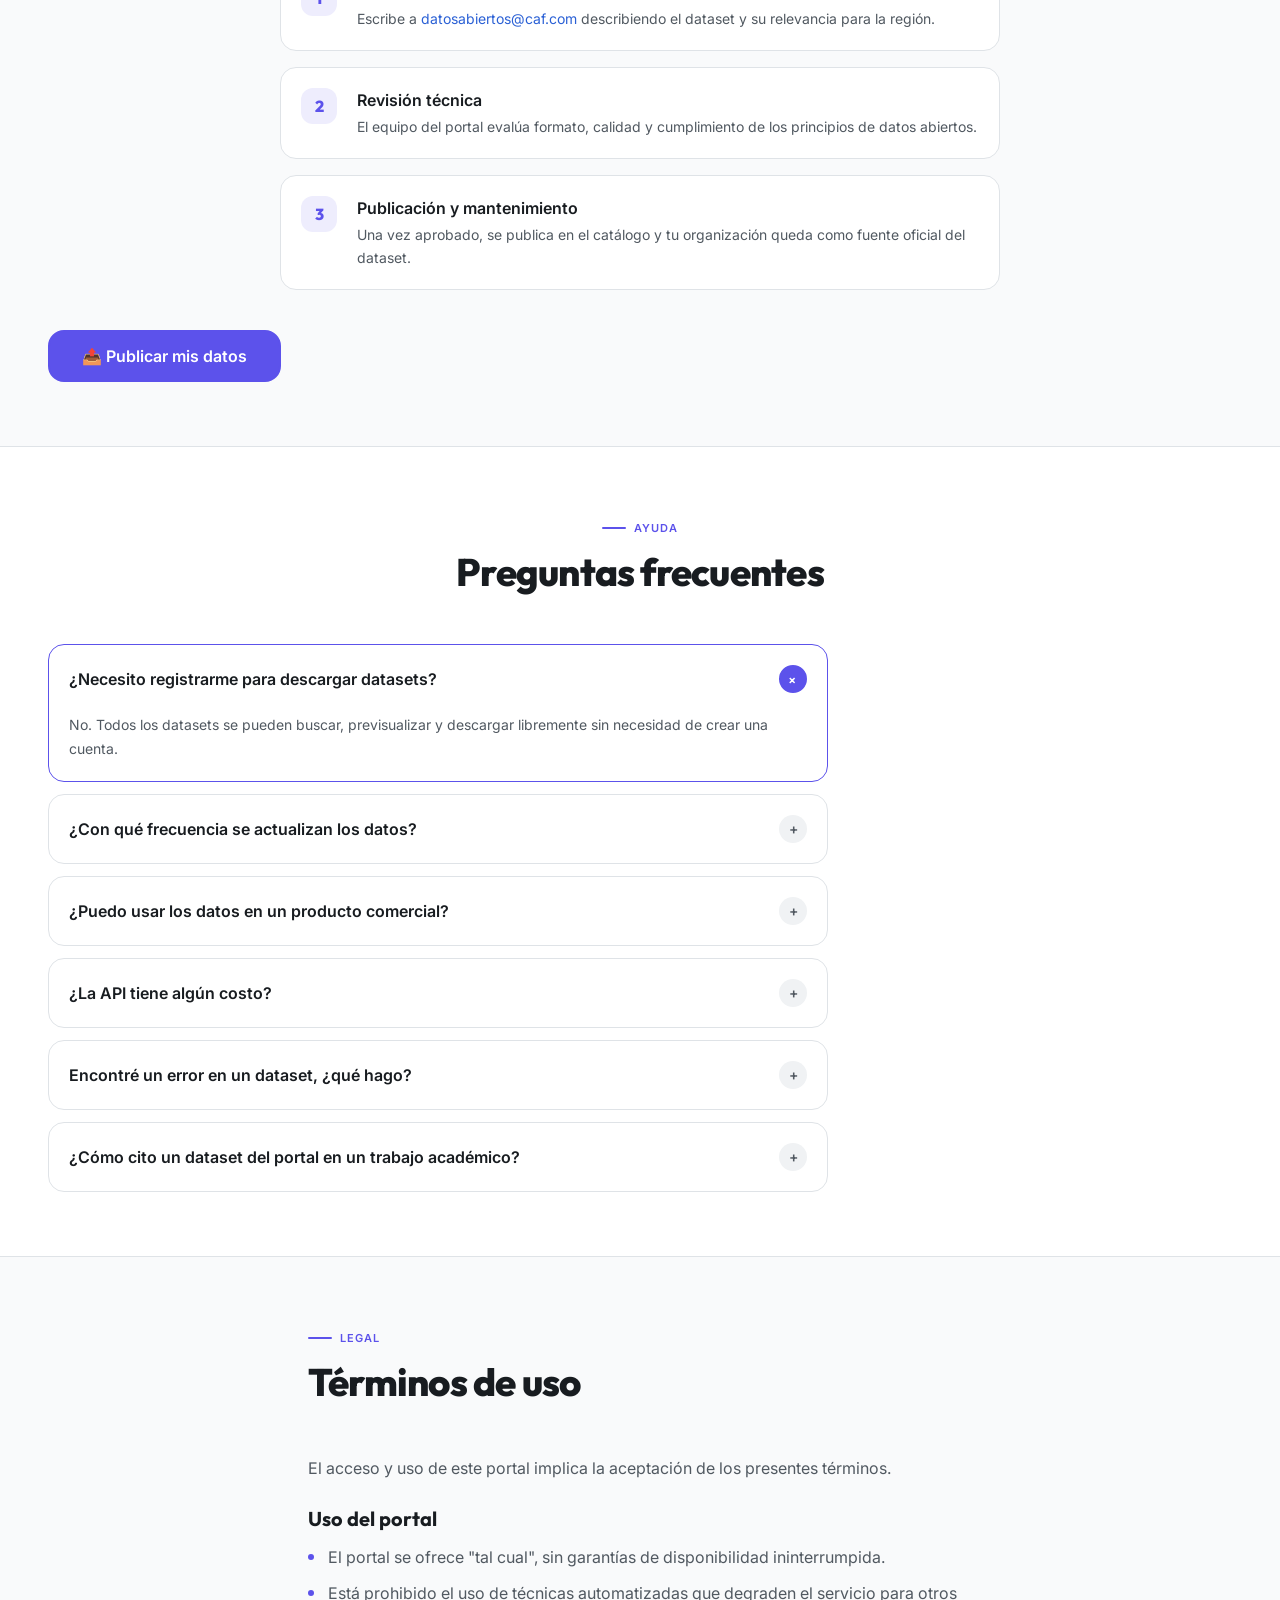
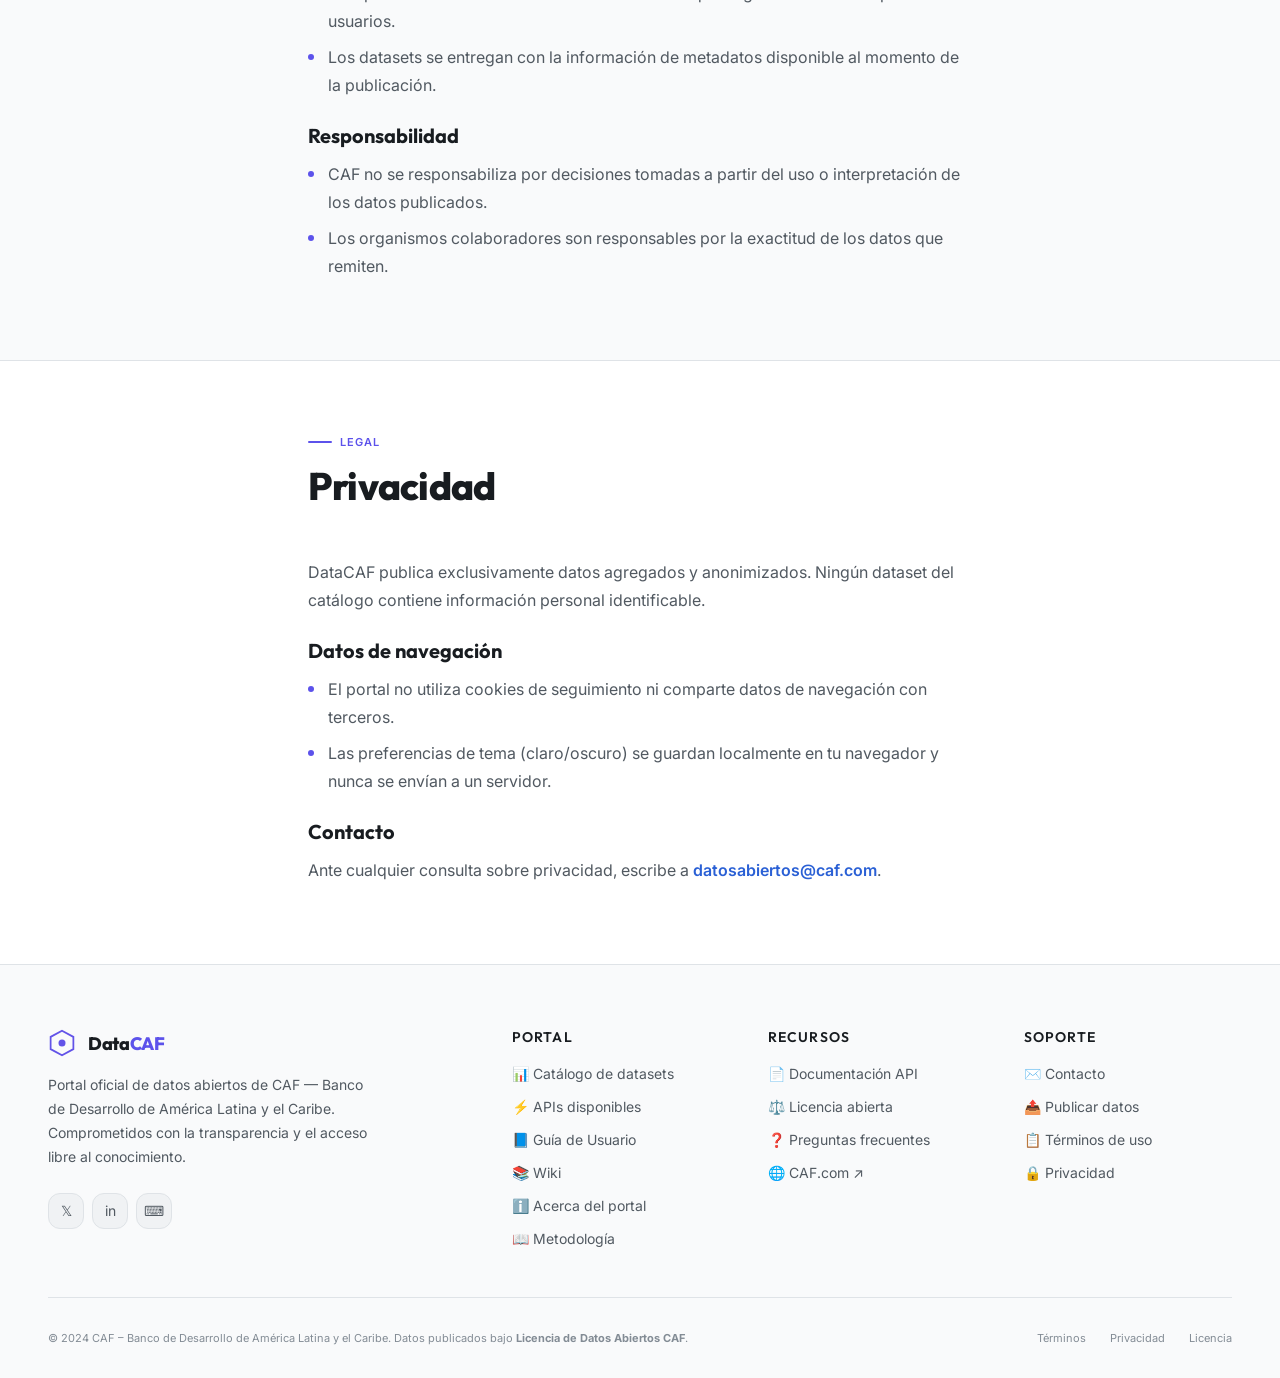
<file: about.html>
<!DOCTYPE html>
<html lang="es" data-theme="light">
<head>
  <meta charset="UTF-8" />
  <meta name="viewport" content="width=device-width, initial-scale=1.0" />
  <title>Acerca del Portal · DataCAF — Portal de Datos Abiertos</title>
  <meta name="description" content="Conoce la misión de DataCAF, qué son los datos abiertos, cómo usar la API, la licencia de uso, cómo publicar tus datos y las preguntas frecuentes del portal." />
  <meta name="keywords" content="datos abiertos, open data, CAF, licencia abierta, API, metodología, FAQ" />

  <!-- Open Graph -->
  <meta property="og:title" content="Acerca del Portal · DataCAF" />
  <meta property="og:description" content="Misión, metodología, API, licencia y preguntas frecuentes del Portal de Datos Abiertos de CAF." />
  <meta property="og:type" content="website" />
  <meta property="og:url" content="https://caf.github.io/datos-abiertos/about.html" />
  <meta property="og:image" content="assets/img/og-image.png" />

  <!-- Twitter Card -->
  <meta name="twitter:card" content="summary_large_image" />
  <meta name="twitter:title" content="Acerca del Portal · DataCAF" />
  <meta name="twitter:description" content="Misión, metodología, API, licencia y preguntas frecuentes del portal." />

  <!-- Canonical -->
  <link rel="canonical" href="https://caf.github.io/datos-abiertos/about.html" />

  <!-- Favicon -->
  <link rel="icon" type="image/svg+xml" href="assets/img/favicon.svg" />

  <!-- CSS -->
  <link rel="stylesheet" href="assets/css/main.css" />
  <link rel="stylesheet" href="assets/css/animations.css" />
  <link rel="stylesheet" href="assets/css/components.css" />

  <!-- Schema.org -->
  <script type="application/ld+json">
  {
    "@context": "https://schema.org",
    "@type": "AboutPage",
    "name": "Acerca del Portal de Datos Abiertos CAF",
    "url": "https://caf.github.io/datos-abiertos/about.html",
    "isPartOf": {
      "@type": "WebSite",
      "name": "Portal de Datos Abiertos CAF",
      "url": "https://caf.github.io/datos-abiertos/"
    }
  }
  </script>
</head>
<body>

  <!-- Masthead -->
  <div class="masthead" role="banner" aria-label="Organismo oficial">
    <div class="masthead-inner">
      <svg class="masthead-icon" viewBox="0 0 24 24" fill="none" xmlns="http://www.w3.org/2000/svg">
        <path d="M12 2L3 7v10l9 5 9-5V7L12 2z" stroke="#6253E8" stroke-width="1.5" stroke-linejoin="round"/>
        <path d="M12 2v15M3 7l9 5 9-5" stroke="#6253E8" stroke-width="1.5" stroke-linejoin="round"/>
      </svg>
      <span>Portal Oficial · CAF – Banco de Desarrollo de América Latina y el Caribe</span>
    </div>
  </div>

  <!-- Navbar -->
  <header>
    <nav class="navbar" id="navbar" role="navigation" aria-label="Navegación principal">
      <div class="navbar-inner">
        <a href="index.html" class="navbar-logo" aria-label="Inicio - Portal de Datos Abiertos CAF">
          <svg class="navbar-logo-icon" viewBox="0 0 32 32" fill="none" xmlns="http://www.w3.org/2000/svg">
            <polygon points="16,2 29,9 29,23 16,30 3,23 3,9" fill="none" stroke="#6253E8" stroke-width="2"/>
            <polygon points="16,8 23,12 23,20 16,24 9,20 9,12" fill="#6253E8" opacity="0.2"/>
            <circle cx="16" cy="16" r="3.5" fill="#6253E8"/>
          </svg>
          <span class="navbar-logo-text">Data<span>CAF</span></span>
        </a>
        <nav class="navbar-links" aria-label="Menú principal">
          <a href="index.html" class="nav-link" id="nav-inicio">Inicio</a>
          <a href="datasets.html" class="nav-link" id="nav-datasets">Datasets</a>
          <a href="guia-usuario.html" class="nav-link" id="nav-guia">Guía de Usuario</a>
          <a href="wiki.html" class="nav-link" id="nav-wiki">Wiki</a>
          <a href="about.html" class="nav-link active" id="nav-acerca">Acerca de</a>
          <button class="theme-toggle" id="theme-toggle" aria-label="Cambiar tema" title="Cambiar tema oscuro/claro">
            <span id="theme-icon">🌙</span>
          </button>
          <a href="login.html" class="btn btn-primary btn-sm" id="nav-login">Log in</a>
        </nav>
        <button class="nav-hamburger" id="nav-hamburger" aria-expanded="false" aria-controls="mobile-menu" aria-label="Abrir menú">
          <svg width="20" height="20" viewBox="0 0 20 20" fill="none">
            <path d="M2 5h16M2 10h16M2 15h16" stroke="currentColor" stroke-width="1.5" stroke-linecap="round"/>
          </svg>
        </button>
      </div>
    </nav>
  </header>

  <!-- Mobile Menu -->
  <div class="mobile-menu" id="mobile-menu" role="dialog" aria-modal="true" aria-label="Menú móvil">
    <div class="mobile-menu-panel" tabindex="-1">
      <div style="display:flex;align-items:center;justify-content:space-between;margin-bottom:1rem;">
        <span style="font-weight:700;color:var(--text-primary)">DataCAF</span>
        <button id="mobile-close" aria-label="Cerrar menú" style="cursor:pointer;background:none;border:none;font-size:1.2rem;color:var(--text-secondary)">✕</button>
      </div>
      <hr />
      <nav class="mobile-menu-links" aria-label="Menú móvil">
        <a href="index.html" class="nav-link">🏠 Inicio</a>
        <a href="datasets.html" class="nav-link">📊 Datasets</a>
        <a href="guia-usuario.html" class="nav-link">📘 Guía de Usuario</a>
        <a href="wiki.html" class="nav-link">📚 Wiki</a>
        <a href="about.html" class="nav-link">ℹ️ Acerca de</a>
        <a href="login.html" class="nav-link">🔑 Log in</a>
      </nav>
      <hr />
      <button id="mobile-theme-toggle" class="btn btn-outline" style="width:100%;margin-top:1rem;">
        <span id="mobile-theme-icon">🌙</span> Cambiar tema
      </button>
    </div>
  </div>

  <main id="main-content">

    <!-- Page Hero -->
    <div class="page-hero">
      <div class="container">
        <div class="page-hero-inner">
          <div class="section-eyebrow">Acerca del portal</div>
          <h1 class="page-hero-title">Datos abiertos para el desarrollo de América Latina</h1>
          <p class="page-hero-subtitle">DataCAF reúne, estandariza y publica libremente los datos que produce y recopila CAF para acelerar la investigación, la política pública y la innovación en la región.</p>
        </div>
      </div>
    </div>

    <!-- Anchor TOC -->
    <div class="about-toc" id="about-toc" aria-label="Navegación de la página">
      <div class="container">
        <div class="about-toc-inner">
          <a href="#mision" class="toc-link active">Misión</a>
          <a href="#que-son" class="toc-link">Qué son los datos abiertos</a>
          <a href="#metodologia" class="toc-link">Metodología</a>
          <a href="#api-docs" class="toc-link">API</a>
          <a href="#licencia" class="toc-link">Licencia</a>
          <a href="#publicar" class="toc-link">Publicar datos</a>
          <a href="#faq" class="toc-link">FAQ</a>
          <a href="#terminos" class="toc-link">Términos</a>
          <a href="#privacidad" class="toc-link">Privacidad</a>
        </div>
      </div>
    </div>

    <!-- ══════════════════════════════════════════════════════════
         MISIÓN
    ══════════════════════════════════════════════════════════ -->
    <section class="content-section" id="mision" aria-labelledby="mision-title">
      <div class="container">
        <div class="section-header">
          <div class="section-eyebrow">Nuestra misión</div>
          <h2 class="section-title" id="mision-title">Democratizar el acceso al conocimiento regional</h2>
          <p class="section-subtitle">Creemos que los datos públicos generan más valor cuando están al alcance de todos: investigadores, gobiernos, periodistas, empresas y ciudadanía.</p>
        </div>

        <div class="pillar-grid">
          <div class="pillar-card reveal">
            <div class="pillar-icon">🔓</div>
            <h3 class="pillar-title">Acceso libre</h3>
            <p class="pillar-text">Todos los datasets se publican sin costo, sin registro obligatorio y en formatos abiertos y reutilizables.</p>
          </div>
          <div class="pillar-card reveal reveal-delay-1">
            <div class="pillar-icon">🔍</div>
            <h3 class="pillar-title">Transparencia</h3>
            <p class="pillar-text">Cada dataset documenta su origen, metodología de recolección y fecha de actualización.</p>
          </div>
          <div class="pillar-card reveal reveal-delay-2">
            <div class="pillar-icon">🔗</div>
            <h3 class="pillar-title">Interoperabilidad</h3>
            <p class="pillar-text">Publicamos en CSV, JSON, XLSX, SHP y vía API para que los datos se integren fácilmente en cualquier sistema.</p>
          </div>
        </div>
      </div>
    </section>

    <!-- ══════════════════════════════════════════════════════════
         QUÉ SON LOS DATOS ABIERTOS
    ══════════════════════════════════════════════════════════ -->
    <section class="content-section bg-subtle" id="que-son" aria-labelledby="que-son-title">
      <div class="container">
        <div class="section-header">
          <div class="section-eyebrow">Conceptos clave</div>
          <h2 class="section-title" id="que-son-title">¿Qué son los datos abiertos?</h2>
          <p class="section-subtitle">Datos abiertos son aquellos que cualquier persona puede usar, reutilizar y redistribuir libremente, sujetos como máximo a la exigencia de atribuir su fuente.</p>
        </div>

        <div class="principles-grid">
          <div class="principle-card reveal reveal-scale">
            <div class="principle-num">1</div>
            <div>
              <div class="principle-name">Completos</div>
              <div class="principle-text">Se publican con el mayor nivel de detalle posible, sin restricciones artificiales.</div>
            </div>
          </div>
          <div class="principle-card reveal reveal-scale reveal-delay-1">
            <div class="principle-num">2</div>
            <div>
              <div class="principle-name">Primarios</div>
              <div class="principle-text">Provienen directamente de la fuente que recolecta o produce el dato.</div>
            </div>
          </div>
          <div class="principle-card reveal reveal-scale reveal-delay-2">
            <div class="principle-num">3</div>
            <div>
              <div class="principle-name">Oportunos</div>
              <div class="principle-text">Se publican y actualizan con la rapidez necesaria para preservar su valor.</div>
            </div>
          </div>
          <div class="principle-card reveal reveal-scale reveal-delay-3">
            <div class="principle-num">4</div>
            <div>
              <div class="principle-name">Accesibles</div>
              <div class="principle-text">Disponibles para el mayor número de usuarios y para el mayor rango de propósitos.</div>
            </div>
          </div>
          <div class="principle-card reveal reveal-scale">
            <div class="principle-num">5</div>
            <div>
              <div class="principle-name">Procesables</div>
              <div class="principle-text">Estructurados razonablemente para permitir su procesamiento automatizado.</div>
            </div>
          </div>
          <div class="principle-card reveal reveal-scale reveal-delay-1">
            <div class="principle-num">6</div>
            <div>
              <div class="principle-name">No discriminatorios</div>
              <div class="principle-text">Disponibles para cualquier persona, sin necesidad de registro previo.</div>
            </div>
          </div>
          <div class="principle-card reveal reveal-scale reveal-delay-2">
            <div class="principle-num">7</div>
            <div>
              <div class="principle-name">No propietarios</div>
              <div class="principle-text">Disponibles en un formato sobre el cual ninguna entidad tiene control exclusivo.</div>
            </div>
          </div>
          <div class="principle-card reveal reveal-scale reveal-delay-3">
            <div class="principle-num">8</div>
            <div>
              <div class="principle-name">Libres de licencia</div>
              <div class="principle-text">No sujetos a derechos de autor, patente o marca registrada que limiten su uso.</div>
            </div>
          </div>
        </div>
      </div>
    </section>

    <!-- ══════════════════════════════════════════════════════════
         METODOLOGÍA
    ══════════════════════════════════════════════════════════ -->
    <section class="content-section" id="metodologia" aria-labelledby="metodologia-title">
      <div class="container">
        <div class="section-header">
          <div class="section-eyebrow">Cómo trabajamos</div>
          <h2 class="section-title" id="metodologia-title">Metodología de publicación</h2>
          <p class="section-subtitle">Cada dataset atraviesa un proceso estandarizado antes de llegar al catálogo.</p>
        </div>

        <div class="steps-list" style="margin-inline:auto;">
          <div class="step-item reveal">
            <div class="step-num">1</div>
            <div>
              <div class="step-title">Recolección</div>
              <div class="step-text">Los equipos técnicos y organismos colaboradores remiten los datos junto con su documentación de origen.</div>
            </div>
          </div>
          <div class="step-item reveal reveal-delay-1">
            <div class="step-num">2</div>
            <div>
              <div class="step-title">Validación y anonimización</div>
              <div class="step-text">Se verifica calidad, consistencia y se eliminan datos personales o sensibles antes de la publicación.</div>
            </div>
          </div>
          <div class="step-item reveal reveal-delay-2">
            <div class="step-num">3</div>
            <div>
              <div class="step-title">Estandarización</div>
              <div class="step-text">Los datos se normalizan a formatos abiertos (CSV, JSON, XLSX, SHP) con metadatos descriptivos.</div>
            </div>
          </div>
          <div class="step-item reveal reveal-delay-3">
            <div class="step-num">4</div>
            <div>
              <div class="step-title">Publicación</div>
              <div class="step-text">El dataset se incorpora al catálogo, se indexa en la búsqueda y queda disponible vía descarga o API.</div>
            </div>
          </div>
          <div class="step-item reveal reveal-delay-4">
            <div class="step-num">5</div>
            <div>
              <div class="step-title">Actualización periódica</div>
              <div class="step-text">Cada dataset indica su frecuencia de actualización y se revisa según ese calendario.</div>
            </div>
          </div>
        </div>
      </div>
    </section>

    <!-- ══════════════════════════════════════════════════════════
         API DOCS
    ══════════════════════════════════════════════════════════ -->
    <section class="content-section bg-subtle" id="api-docs" aria-labelledby="api-title">
      <div class="container">
        <div class="section-header">
          <div class="section-eyebrow">Para desarrolladores</div>
          <h2 class="section-title" id="api-title">Cómo usar la API</h2>
          <p class="section-subtitle">Consulta el catálogo de forma programática. La API es de solo lectura, pública y no requiere autenticación para uso liviano.</p>
        </div>

        <div class="content-section-narrow">
          <div class="api-endpoint">
            <span class="api-method">GET</span>
            <span class="api-path">/api/v1/datasets</span>
            <span class="api-desc">Lista todos los datasets del catálogo</span>
          </div>
          <div class="api-endpoint">
            <span class="api-method">GET</span>
            <span class="api-path">/api/v1/datasets/{id}</span>
            <span class="api-desc">Detalle de un dataset específico</span>
          </div>
          <div class="api-endpoint">
            <span class="api-method">GET</span>
            <span class="api-path">/api/v1/datasets?category=economia</span>
            <span class="api-desc">Filtra datasets por categoría</span>
          </div>
          <div class="api-endpoint">
            <span class="api-method">GET</span>
            <span class="api-path">/api/v1/categories</span>
            <span class="api-desc">Lista de categorías disponibles</span>
          </div>

          <h3 class="content-prose" style="color:var(--text-primary);font-size:var(--text-lg);font-weight:var(--font-semibold);margin-top:var(--space-8);margin-bottom:var(--space-2);">Ejemplo de solicitud</h3>
          <div class="code-block" tabindex="0" role="group" aria-label="Ejemplo de código: solicitud fetch a la API">
<span class="tok-com">// JavaScript — fetch</span>
<span class="tok-fn">fetch</span>(<span class="tok-str">'https://api.datacaf.org/v1/datasets?category=energia'</span>)
  .<span class="tok-fn">then</span>(res <span class="tok-key">=></span> res.<span class="tok-fn">json</span>())
  .<span class="tok-fn">then</span>(data <span class="tok-key">=></span> <span class="tok-fn">console</span>.<span class="tok-fn">log</span>(data));</div>

          <h3 class="content-prose" style="color:var(--text-primary);font-size:var(--text-lg);font-weight:var(--font-semibold);margin-top:var(--space-8);margin-bottom:var(--space-2);">Ejemplo de respuesta</h3>
          <div class="code-block" tabindex="0" role="group" aria-label="Ejemplo de código: respuesta JSON de la API">
{
  <span class="tok-key">"total"</span>: <span class="tok-num">487</span>,
  <span class="tok-key">"results"</span>: [
    {
      <span class="tok-key">"id"</span>: <span class="tok-num">3</span>,
      <span class="tok-key">"title"</span>: <span class="tok-str">"Acceso a Electricidad y Energías Renovables 2010-2023"</span>,
      <span class="tok-key">"category"</span>: <span class="tok-str">"energia"</span>,
      <span class="tok-key">"formats"</span>: [<span class="tok-str">"csv"</span>, <span class="tok-str">"xlsx"</span>],
      <span class="tok-key">"updated"</span>: <span class="tok-str">"2024-06"</span>
    }
  ]
}</div>
          <p class="content-prose" style="margin-top:var(--space-4);">Límite de uso: 1.000 solicitudes por hora por IP para el nivel gratuito. Para volúmenes mayores, <a href="mailto:datosabiertos@caf.com">contacta al equipo del portal</a>.</p>
        </div>
      </div>
    </section>

    <!-- ══════════════════════════════════════════════════════════
         LICENCIA
    ══════════════════════════════════════════════════════════ -->
    <section class="content-section" id="licencia" aria-labelledby="licencia-title">
      <div class="container">
        <div class="section-header">
          <div class="section-eyebrow">Uso de los datos</div>
          <h2 class="section-title" id="licencia-title">Licencia de Datos Abiertos CAF</h2>
          <p class="section-subtitle">Todos los datasets del portal se publican bajo esta licencia, equivalente en espíritu a Creative Commons Atribución 4.0 (CC BY 4.0).</p>
        </div>

        <div class="license-card">
          <div class="license-panel allow reveal">
            <div class="license-panel-title">✅ Permitido</div>
            <ul>
              <li><span>•</span><span>Usar los datos con fines comerciales y no comerciales.</span></li>
              <li><span>•</span><span>Copiar, distribuir y transmitir los datos libremente.</span></li>
              <li><span>•</span><span>Adaptar, combinar y construir productos derivados.</span></li>
              <li><span>•</span><span>Publicar análisis, visualizaciones e investigaciones basadas en ellos.</span></li>
            </ul>
          </div>
          <div class="license-panel restrict reveal reveal-delay-1">
            <div class="license-panel-title">⚠️ Condiciones</div>
            <ul>
              <li><span>•</span><span>Atribuir la fuente: "CAF – Banco de Desarrollo de América Latina y el Caribe".</span></li>
              <li><span>•</span><span>No sugerir que CAF respalda tu uso específico de los datos.</span></li>
              <li><span>•</span><span>Indicar si realizaste modificaciones sobre el dataset original.</span></li>
              <li><span>•</span><span>Enlazar a la licencia cuando redistribuyas los datos.</span></li>
            </ul>
          </div>
        </div>
      </div>
    </section>

    <!-- ══════════════════════════════════════════════════════════
         PUBLICAR DATOS
    ══════════════════════════════════════════════════════════ -->
    <section class="content-section bg-subtle" id="publicar" aria-labelledby="publicar-title">
      <div class="container">
        <div class="section-header">
          <div class="section-eyebrow">Para organismos</div>
          <h2 class="section-title" id="publicar-title">¿Tu organización tiene datos que compartir?</h2>
          <p class="section-subtitle">Así es el proceso para incorporar un nuevo dataset al catálogo de DataCAF.</p>
        </div>

        <div class="steps-list" style="margin-inline:auto;">
          <div class="step-item reveal">
            <div class="step-num">1</div>
            <div>
              <div class="step-title">Contacto inicial</div>
              <div class="step-text">Escribe a <a href="mailto:datosabiertos@caf.com">datosabiertos@caf.com</a> describiendo el dataset y su relevancia para la región.</div>
            </div>
          </div>
          <div class="step-item reveal reveal-delay-1">
            <div class="step-num">2</div>
            <div>
              <div class="step-title">Revisión técnica</div>
              <div class="step-text">El equipo del portal evalúa formato, calidad y cumplimiento de los principios de datos abiertos.</div>
            </div>
          </div>
          <div class="step-item reveal reveal-delay-2">
            <div class="step-num">3</div>
            <div>
              <div class="step-title">Publicación y mantenimiento</div>
              <div class="step-text">Una vez aprobado, se publica en el catálogo y tu organización queda como fuente oficial del dataset.</div>
            </div>
          </div>
        </div>

        <div class="reveal" style="margin-top:var(--space-10);">
          <a href="mailto:datosabiertos@caf.com" class="btn btn-primary btn-lg" id="btn-publicar-datos">
            📤 Publicar mis datos
          </a>
        </div>
      </div>
    </section>

    <!-- ══════════════════════════════════════════════════════════
         FAQ
    ══════════════════════════════════════════════════════════ -->
    <section class="content-section" id="faq" aria-labelledby="faq-title">
      <div class="container">
        <div class="section-header">
          <div class="section-eyebrow">Ayuda</div>
          <h2 class="section-title" id="faq-title">Preguntas frecuentes</h2>
        </div>

        <div class="faq-list">
          <div class="faq-item open">
            <button class="faq-question" aria-expanded="true">
              ¿Necesito registrarme para descargar datasets?
              <span class="faq-icon">+</span>
            </button>
            <div class="faq-answer"><div class="faq-answer-inner">
              <p>No. Todos los datasets se pueden buscar, previsualizar y descargar libremente sin necesidad de crear una cuenta.</p>
            </div></div>
          </div>
          <div class="faq-item">
            <button class="faq-question" aria-expanded="false">
              ¿Con qué frecuencia se actualizan los datos?
              <span class="faq-icon">+</span>
            </button>
            <div class="faq-answer"><div class="faq-answer-inner">
              <p>Depende del dataset: algunos se actualizan mensualmente y otros de forma anual. La fecha de última actualización se muestra en la ficha de cada dataset.</p>
            </div></div>
          </div>
          <div class="faq-item">
            <button class="faq-question" aria-expanded="false">
              ¿Puedo usar los datos en un producto comercial?
              <span class="faq-icon">+</span>
            </button>
            <div class="faq-answer"><div class="faq-answer-inner">
              <p>Sí. La Licencia de Datos Abiertos CAF permite uso comercial siempre que se atribuya correctamente la fuente. Revisa la sección <a href="#licencia">Licencia</a> para más detalle.</p>
            </div></div>
          </div>
          <div class="faq-item">
            <button class="faq-question" aria-expanded="false">
              ¿La API tiene algún costo?
              <span class="faq-icon">+</span>
            </button>
            <div class="faq-answer"><div class="faq-answer-inner">
              <p>El nivel gratuito no tiene costo y permite hasta 1.000 solicitudes por hora. Para integraciones de mayor volumen, contáctanos.</p>
            </div></div>
          </div>
          <div class="faq-item">
            <button class="faq-question" aria-expanded="false">
              Encontré un error en un dataset, ¿qué hago?
              <span class="faq-icon">+</span>
            </button>
            <div class="faq-answer"><div class="faq-answer-inner">
              <p>Escríbenos a <a href="mailto:datosabiertos@caf.com">datosabiertos@caf.com</a> indicando el nombre del dataset y el error encontrado. Lo revisamos junto al organismo que lo publicó.</p>
            </div></div>
          </div>
          <div class="faq-item">
            <button class="faq-question" aria-expanded="false">
              ¿Cómo cito un dataset del portal en un trabajo académico?
              <span class="faq-icon">+</span>
            </button>
            <div class="faq-answer"><div class="faq-answer-inner">
              <p>Usa el nombre del dataset, "CAF – Banco de Desarrollo de América Latina y el Caribe" como fuente, el año de publicación y la URL del dataset en el portal.</p>
            </div></div>
          </div>
        </div>
      </div>
    </section>

    <!-- ══════════════════════════════════════════════════════════
         TÉRMINOS DE USO
    ══════════════════════════════════════════════════════════ -->
    <section class="content-section bg-subtle" id="terminos" aria-labelledby="terminos-title">
      <div class="container content-section-narrow">
        <div class="section-header" style="text-align:left;">
          <div class="section-eyebrow">Legal</div>
          <h2 class="section-title" id="terminos-title">Términos de uso</h2>
        </div>
        <div class="content-prose">
          <p>El acceso y uso de este portal implica la aceptación de los presentes términos.</p>
          <h3>Uso del portal</h3>
          <ul>
            <li>El portal se ofrece "tal cual", sin garantías de disponibilidad ininterrumpida.</li>
            <li>Está prohibido el uso de técnicas automatizadas que degraden el servicio para otros usuarios.</li>
            <li>Los datasets se entregan con la información de metadatos disponible al momento de la publicación.</li>
          </ul>
          <h3>Responsabilidad</h3>
          <ul>
            <li>CAF no se responsabiliza por decisiones tomadas a partir del uso o interpretación de los datos publicados.</li>
            <li>Los organismos colaboradores son responsables por la exactitud de los datos que remiten.</li>
          </ul>
        </div>
      </div>
    </section>

    <!-- ══════════════════════════════════════════════════════════
         PRIVACIDAD
    ══════════════════════════════════════════════════════════ -->
    <section class="content-section" id="privacidad" aria-labelledby="privacidad-title">
      <div class="container content-section-narrow">
        <div class="section-header" style="text-align:left;">
          <div class="section-eyebrow">Legal</div>
          <h2 class="section-title" id="privacidad-title">Privacidad</h2>
        </div>
        <div class="content-prose">
          <p>DataCAF publica exclusivamente datos agregados y anonimizados. Ningún dataset del catálogo contiene información personal identificable.</p>
          <h3>Datos de navegación</h3>
          <ul>
            <li>El portal no utiliza cookies de seguimiento ni comparte datos de navegación con terceros.</li>
            <li>Las preferencias de tema (claro/oscuro) se guardan localmente en tu navegador y nunca se envían a un servidor.</li>
          </ul>
          <h3>Contacto</h3>
          <p>Ante cualquier consulta sobre privacidad, escribe a <strong><a href="mailto:datosabiertos@caf.com">datosabiertos@caf.com</a></strong>.</p>
        </div>
      </div>
    </section>

  </main>

  <!-- ══════════════════════════════════════════════════════════
       FOOTER
  ══════════════════════════════════════════════════════════ -->
  <footer class="footer" role="contentinfo">
    <div class="container">
      <div class="footer-grid">

        <div class="footer-brand">
          <a href="index.html" class="footer-logo" aria-label="Inicio - DataCAF">
            <svg width="28" height="28" viewBox="0 0 32 32" fill="none">
              <polygon points="16,2 29,9 29,23 16,30 3,23 3,9" fill="none" stroke="#6253E8" stroke-width="2"/>
              <circle cx="16" cy="16" r="4" fill="#6253E8"/>
            </svg>
            <span class="footer-logo-text">Data<span>CAF</span></span>
          </a>
          <p class="footer-desc">
            Portal oficial de datos abiertos de CAF — Banco de Desarrollo de América Latina y el Caribe.
            Comprometidos con la transparencia y el acceso libre al conocimiento.
          </p>
          <div class="footer-social" aria-label="Redes sociales">
            <a href="https://twitter.com/cafbanco" target="_blank" rel="noopener" class="social-btn" aria-label="Twitter CAF" title="Twitter">𝕏</a>
            <a href="https://www.linkedin.com/company/cafbanco" target="_blank" rel="noopener" class="social-btn" aria-label="LinkedIn CAF" title="LinkedIn">in</a>
            <a href="https://github.com/caf" target="_blank" rel="noopener" class="social-btn" aria-label="GitHub CAF" title="GitHub">⌨</a>
          </div>
        </div>

        <div>
          <h3 class="footer-col-title">Portal</h3>
          <ul class="footer-links">
            <li><a href="datasets.html" class="footer-link">📊 Catálogo de datasets</a></li>
            <li><a href="datasets.html?format=api" class="footer-link">⚡ APIs disponibles</a></li>
            <li><a href="guia-usuario.html" class="footer-link">📘 Guía de Usuario</a></li>
            <li><a href="wiki.html" class="footer-link">📚 Wiki</a></li>
            <li><a href="about.html" class="footer-link">ℹ️ Acerca del portal</a></li>
            <li><a href="about.html#metodologia" class="footer-link">📖 Metodología</a></li>
          </ul>
        </div>

        <div>
          <h3 class="footer-col-title">Recursos</h3>
          <ul class="footer-links">
            <li><a href="about.html#api-docs" class="footer-link">📄 Documentación API</a></li>
            <li><a href="about.html#licencia" class="footer-link">⚖️ Licencia abierta</a></li>
            <li><a href="about.html#faq" class="footer-link">❓ Preguntas frecuentes</a></li>
            <li><a href="https://www.caf.com" target="_blank" rel="noopener" class="footer-link">🌐 CAF.com ↗</a></li>
          </ul>
        </div>

        <div>
          <h3 class="footer-col-title">Soporte</h3>
          <ul class="footer-links">
            <li><a href="mailto:datosabiertos@caf.com" class="footer-link">✉️ Contacto</a></li>
            <li><a href="about.html#publicar" class="footer-link">📤 Publicar datos</a></li>
            <li><a href="about.html#terminos" class="footer-link">📋 Términos de uso</a></li>
            <li><a href="about.html#privacidad" class="footer-link">🔒 Privacidad</a></li>
          </ul>
        </div>

      </div>

      <div class="footer-bottom">
        <p class="footer-copy">
          © 2024 CAF – Banco de Desarrollo de América Latina y el Caribe.
          Datos publicados bajo <strong>Licencia de Datos Abiertos CAF</strong>.
        </p>
        <nav class="footer-legal" aria-label="Links legales">
          <a href="about.html#terminos">Términos</a>
          <a href="about.html#privacidad">Privacidad</a>
          <a href="about.html#licencia">Licencia</a>
        </nav>
      </div>
    </div>
  </footer>

  <!-- ══════════════════════════════════════════════════════════
       JAVASCRIPT
  ══════════════════════════════════════════════════════════ -->
  <script src="assets/js/data.js"></script>
  <script src="assets/js/animations.js"></script>
  <script src="assets/js/main.js"></script>

</body>
</html>
</file>
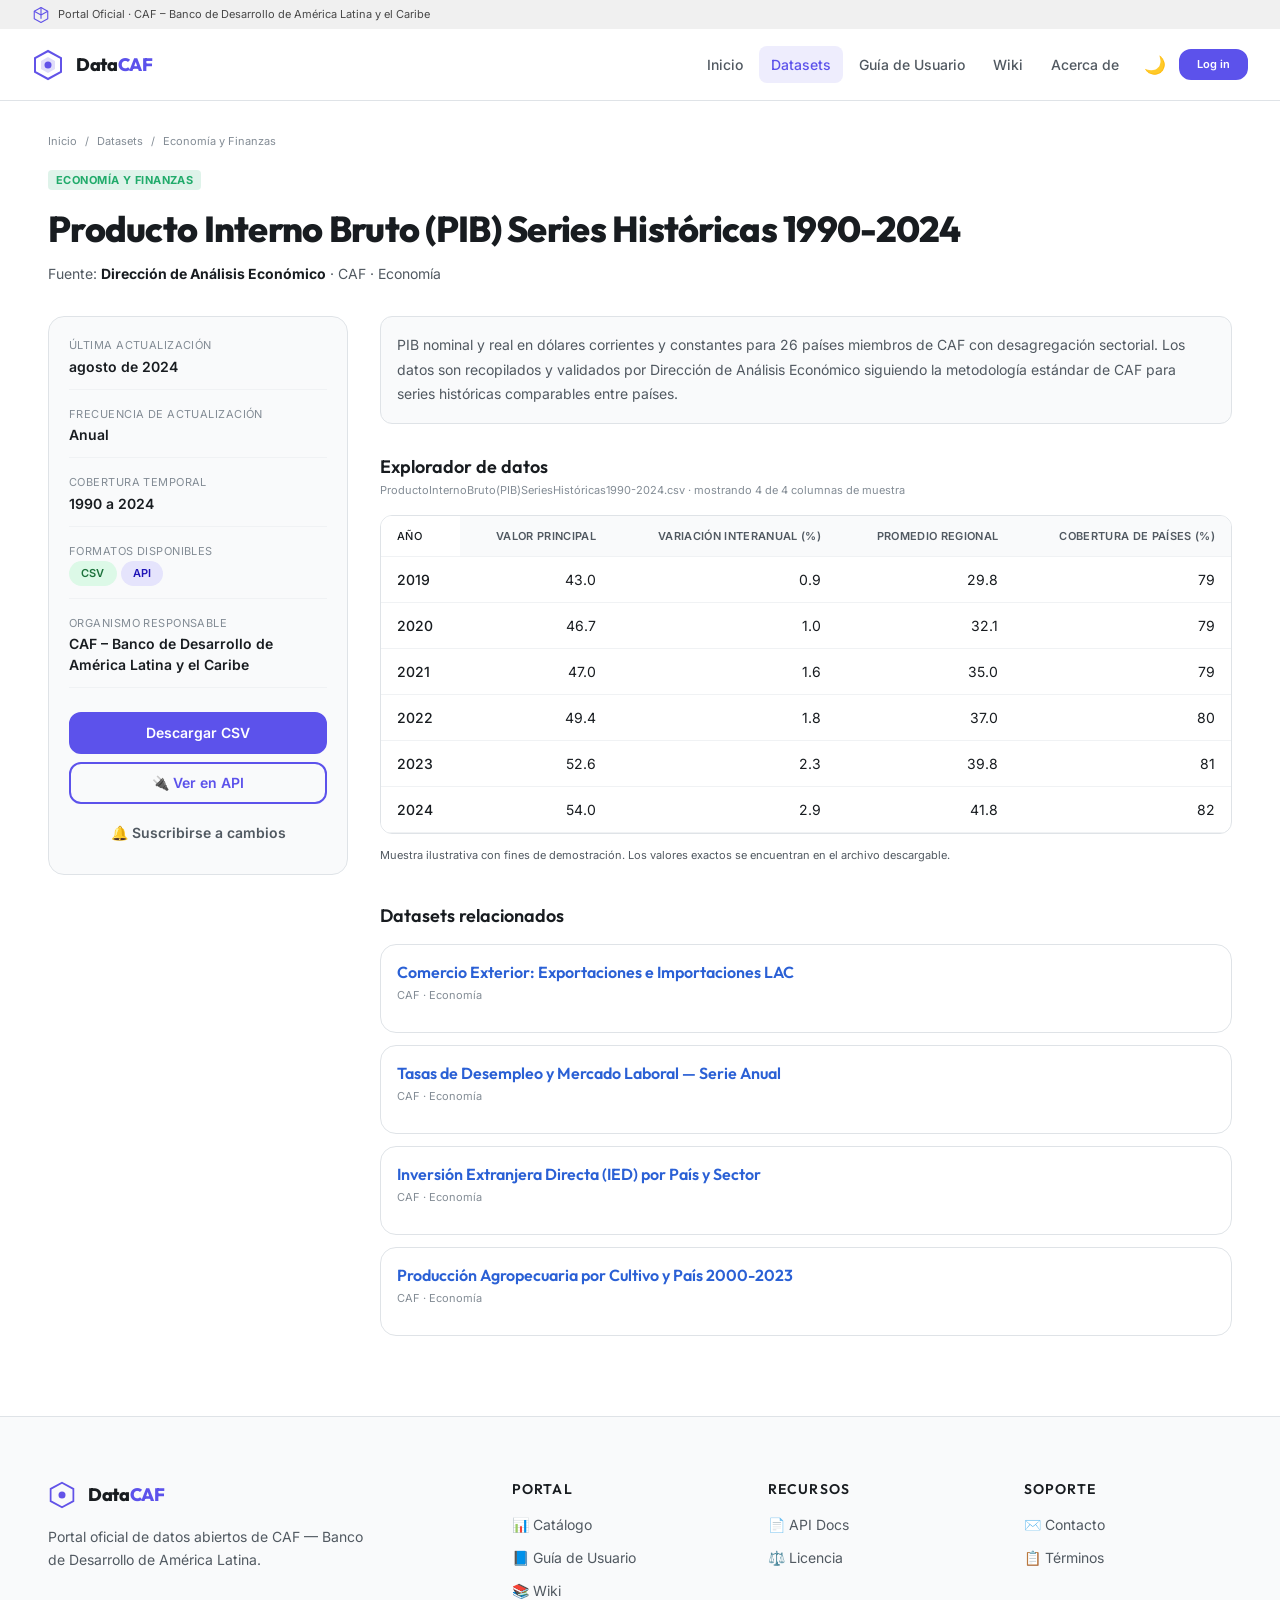
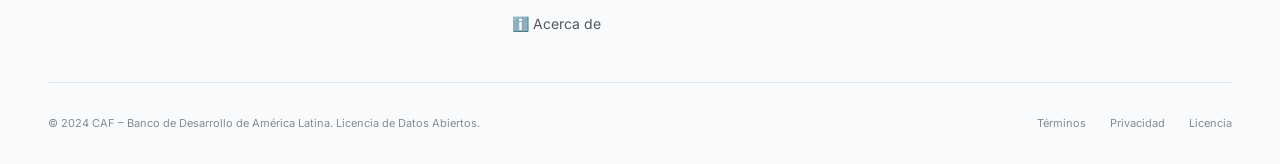
<file: dataset-detail.html>
<!DOCTYPE html>
<html lang="es" data-theme="light">
<head>
  <meta charset="UTF-8" />
  <meta name="viewport" content="width=device-width, initial-scale=1.0" />
  <title>Detalle del Dataset · DataCAF</title>
  <meta name="description" content="Explora las columnas, metadatos y opciones de descarga de este dataset del Portal de Datos Abiertos de CAF." />
  <link rel="icon" type="image/svg+xml" href="assets/img/favicon.svg" />
  <link rel="stylesheet" href="assets/css/main.css" />
  <link rel="stylesheet" href="assets/css/animations.css" />
  <link rel="stylesheet" href="assets/css/components.css" />
</head>
<body>

  <!-- Masthead -->
  <div class="masthead">
    <div class="masthead-inner">
      <svg class="masthead-icon" viewBox="0 0 24 24" fill="none">
        <path d="M12 2L3 7v10l9 5 9-5V7L12 2z" stroke="#6253E8" stroke-width="1.5" stroke-linejoin="round"/>
        <path d="M12 2v15M3 7l9 5 9-5" stroke="#6253E8" stroke-width="1.5" stroke-linejoin="round"/>
      </svg>
      <span>Portal Oficial · CAF – Banco de Desarrollo de América Latina y el Caribe</span>
    </div>
  </div>

  <!-- Navbar -->
  <header>
    <nav class="navbar" id="navbar">
      <div class="navbar-inner">
        <a href="index.html" class="navbar-logo" aria-label="Inicio">
          <svg class="navbar-logo-icon" viewBox="0 0 32 32" fill="none">
            <polygon points="16,2 29,9 29,23 16,30 3,23 3,9" fill="none" stroke="#6253E8" stroke-width="2"/>
            <polygon points="16,8 23,12 23,20 16,24 9,20 9,12" fill="#6253E8" opacity="0.2"/>
            <circle cx="16" cy="16" r="3.5" fill="#6253E8"/>
          </svg>
          <span class="navbar-logo-text">Data<span>CAF</span></span>
        </a>
        <nav class="navbar-links">
          <a href="index.html" class="nav-link" id="nav-inicio">Inicio</a>
          <a href="datasets.html" class="nav-link active" id="nav-datasets">Datasets</a>
          <a href="guia-usuario.html" class="nav-link" id="nav-guia">Guía de Usuario</a>
          <a href="wiki.html" class="nav-link" id="nav-wiki">Wiki</a>
          <a href="about.html" class="nav-link" id="nav-acerca">Acerca de</a>
          <button class="theme-toggle" id="theme-toggle" aria-label="Cambiar tema">
            <span id="theme-icon">🌙</span>
          </button>
          <a href="login.html" class="btn btn-primary btn-sm" id="nav-login">Log in</a>
        </nav>
        <button class="nav-hamburger" id="nav-hamburger" aria-expanded="false" aria-label="Abrir menú">
          <svg width="20" height="20" viewBox="0 0 20 20" fill="none">
            <path d="M2 5h16M2 10h16M2 15h16" stroke="currentColor" stroke-width="1.5" stroke-linecap="round"/>
          </svg>
        </button>
      </div>
    </nav>
  </header>

  <!-- Mobile Menu -->
  <div class="mobile-menu" id="mobile-menu">
    <div class="mobile-menu-panel">
      <div style="display:flex;align-items:center;justify-content:space-between;margin-bottom:1rem;">
        <span style="font-weight:700;color:var(--text-primary)">DataCAF</span>
        <button id="mobile-close" style="cursor:pointer;background:none;border:none;font-size:1.2rem;color:var(--text-secondary)">✕</button>
      </div>
      <hr />
      <nav class="mobile-menu-links">
        <a href="index.html" class="nav-link">🏠 Inicio</a>
        <a href="datasets.html" class="nav-link">📊 Datasets</a>
        <a href="guia-usuario.html" class="nav-link">📘 Guía de Usuario</a>
        <a href="wiki.html" class="nav-link">📚 Wiki</a>
        <a href="about.html" class="nav-link">ℹ️ Acerca de</a>
        <a href="login.html" class="nav-link">🔑 Log in</a>
      </nav>
      <hr />
      <button id="mobile-theme-toggle" class="btn btn-outline" style="width:100%;margin-top:1rem;">
        <span id="mobile-theme-icon">🌙</span> Cambiar tema
      </button>
    </div>
  </div>

  <main id="main-content">
    <section class="section" style="padding-block:var(--space-8) var(--space-20);" id="detail-root">
      <div class="container">

        <nav class="detail-breadcrumb" aria-label="Ruta de navegación">
          <a href="index.html">Inicio</a>
          <span>/</span>
          <a href="datasets.html">Datasets</a>
          <span>/</span>
          <a href="datasets.html" id="breadcrumb-cat">Categoría</a>
        </nav>

        <div class="detail-header">
          <span class="dataset-row-badge" id="detail-badge">Categoría</span>
          <h1 class="detail-title" id="detail-title">Cargando dataset…</h1>
          <p class="detail-source" id="detail-source"></p>
        </div>

        <div class="detail-layout">

          <!-- Metadata sidebar -->
          <aside class="detail-meta" aria-label="Metadatos del dataset">
            <div class="detail-meta-row">
              <span class="detail-meta-label">Última actualización</span>
              <span class="detail-meta-value" id="meta-updated">—</span>
            </div>
            <div class="detail-meta-row">
              <span class="detail-meta-label">Frecuencia de actualización</span>
              <span class="detail-meta-value" id="meta-freq">—</span>
            </div>
            <div class="detail-meta-row">
              <span class="detail-meta-label">Cobertura temporal</span>
              <span class="detail-meta-value" id="meta-range">—</span>
            </div>
            <div class="detail-meta-row">
              <span class="detail-meta-label">Formatos disponibles</span>
              <span class="detail-meta-value" id="meta-formats">—</span>
            </div>
            <div class="detail-meta-row">
              <span class="detail-meta-label">Organismo responsable</span>
              <span class="detail-meta-value" id="meta-agency">—</span>
            </div>
            <div class="detail-meta-actions">
              <a href="#" class="btn btn-primary" id="download-btn"><span id="download-label">Descargar</span></a>
              <a href="about.html#api-docs" class="btn btn-outline">🔌 Ver en API</a>
              <a href="login.html" class="btn btn-ghost">🔔 Suscribirse a cambios</a>
            </div>
          </aside>

          <!-- Content -->
          <div class="detail-content">
            <p class="detail-footnote" id="detail-footnote">Cargando descripción…</p>

            <div class="data-explorer">
              <h2 class="data-explorer-title">Explorador de datos</h2>
              <p class="data-explorer-sub" id="explorer-sub">Cargando muestra de columnas…</p>
              <div class="data-table-wrap">
                <table class="data-table">
                  <thead><tr id="data-table-head"></tr></thead>
                  <tbody id="data-table-body"></tbody>
                </table>
              </div>
              <p class="content-prose" style="margin-top:var(--space-3);font-size:var(--text-xs);">Muestra ilustrativa con fines de demostración. Los valores exactos se encuentran en el archivo descargable.</p>
            </div>

            <h2 class="data-explorer-title" style="margin-top:var(--space-10);">Datasets relacionados</h2>
            <div class="related-list" id="related-list"></div>
          </div>

        </div>
      </div>
    </section>
  </main>

  <!-- Footer -->
  <footer class="footer">
    <div class="container">
      <div class="footer-grid">
        <div class="footer-brand">
          <a href="index.html" class="footer-logo">
            <svg width="28" height="28" viewBox="0 0 32 32" fill="none">
              <polygon points="16,2 29,9 29,23 16,30 3,23 3,9" fill="none" stroke="#6253E8" stroke-width="2"/>
              <circle cx="16" cy="16" r="4" fill="#6253E8"/>
            </svg>
            <span class="footer-logo-text">Data<span>CAF</span></span>
          </a>
          <p class="footer-desc">Portal oficial de datos abiertos de CAF — Banco de Desarrollo de América Latina.</p>
        </div>
        <div>
          <h3 class="footer-col-title">Portal</h3>
          <ul class="footer-links">
            <li><a href="datasets.html" class="footer-link">📊 Catálogo</a></li>
            <li><a href="guia-usuario.html" class="footer-link">📘 Guía de Usuario</a></li>
            <li><a href="wiki.html" class="footer-link">📚 Wiki</a></li>
            <li><a href="about.html" class="footer-link">ℹ️ Acerca de</a></li>
          </ul>
        </div>
        <div>
          <h3 class="footer-col-title">Recursos</h3>
          <ul class="footer-links">
            <li><a href="about.html#api-docs" class="footer-link">📄 API Docs</a></li>
            <li><a href="about.html#licencia" class="footer-link">⚖️ Licencia</a></li>
          </ul>
        </div>
        <div>
          <h3 class="footer-col-title">Soporte</h3>
          <ul class="footer-links">
            <li><a href="mailto:datosabiertos@caf.com" class="footer-link">✉️ Contacto</a></li>
            <li><a href="about.html#terminos" class="footer-link">📋 Términos</a></li>
          </ul>
        </div>
      </div>
      <div class="footer-bottom">
        <p class="footer-copy">© 2024 CAF – Banco de Desarrollo de América Latina. Licencia de Datos Abiertos.</p>
        <nav class="footer-legal">
          <a href="about.html#terminos">Términos</a>
          <a href="about.html#privacidad">Privacidad</a>
          <a href="about.html#licencia">Licencia</a>
        </nav>
      </div>
    </div>
  </footer>

  <script src="assets/js/data.js"></script>
  <script src="assets/js/animations.js"></script>
  <script src="assets/js/main.js"></script>
  <script src="assets/js/dataset-detail.js"></script>
</body>
</html>
</file>
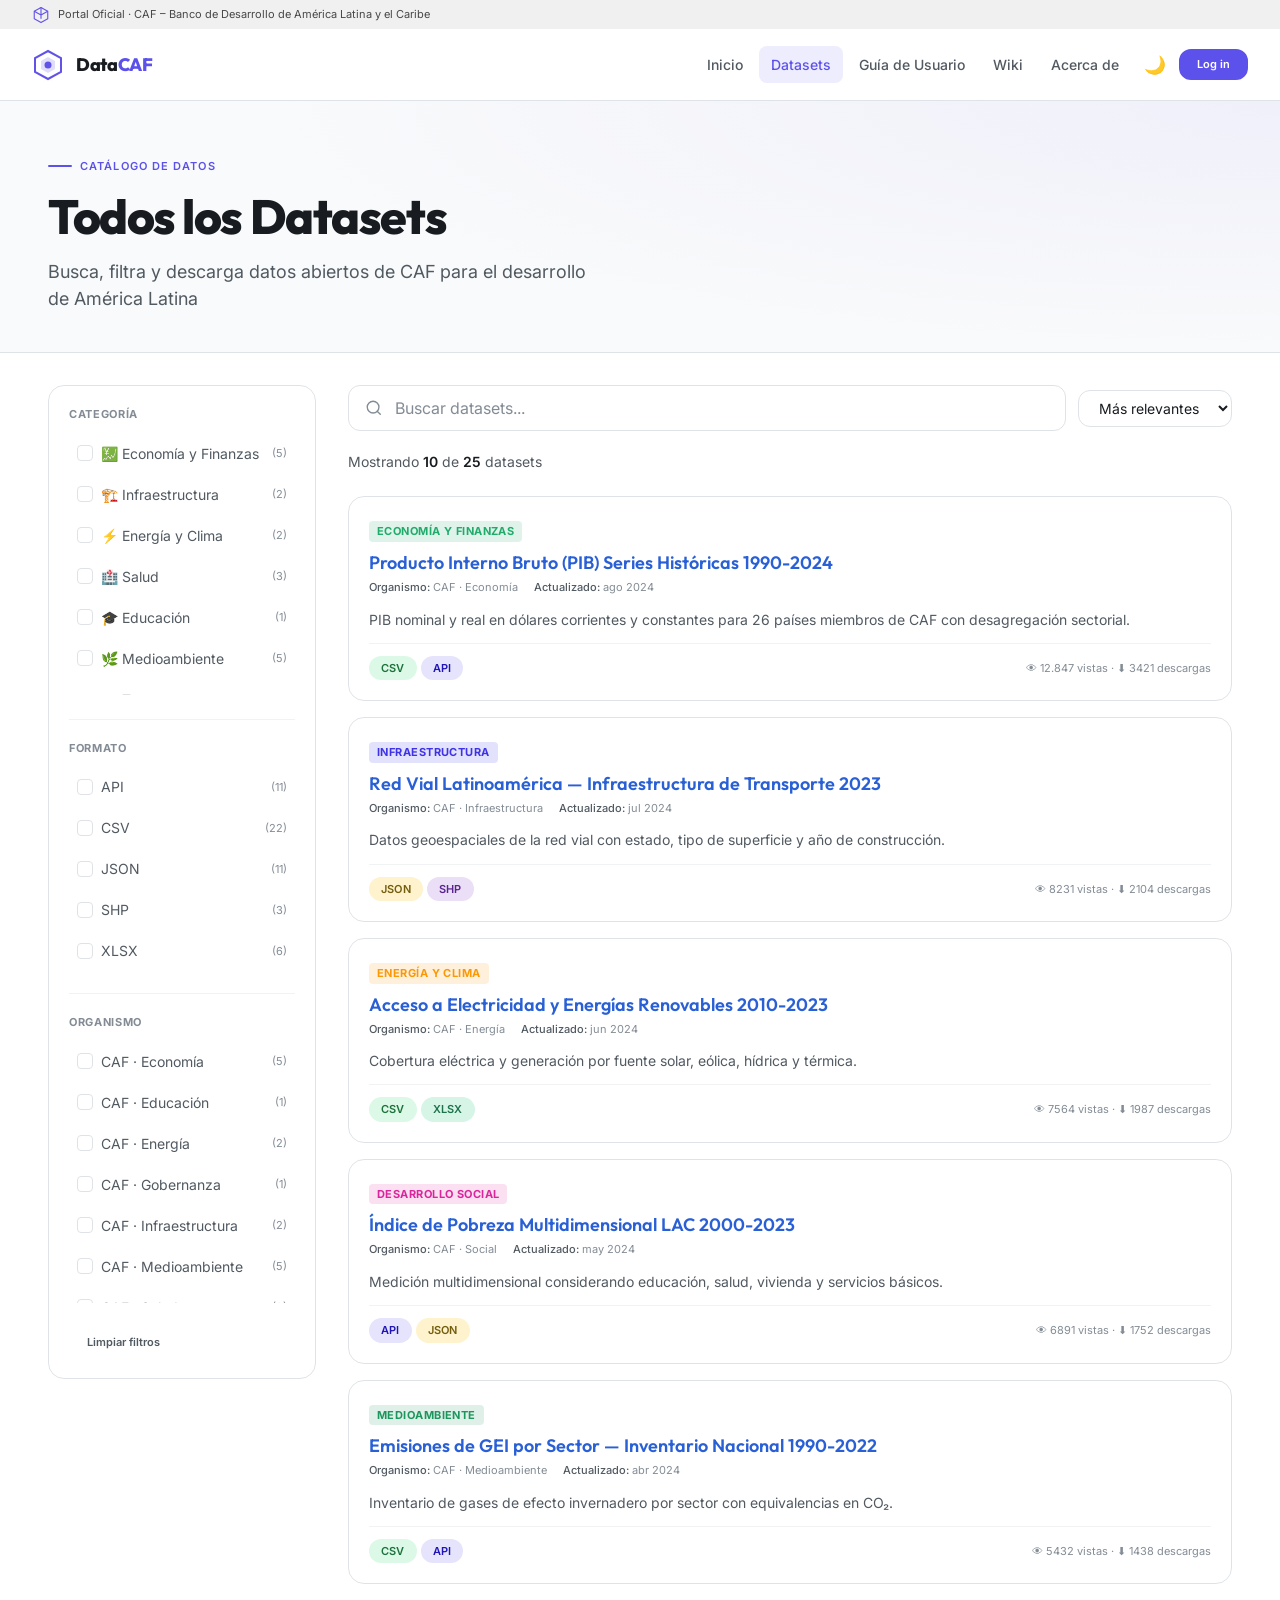
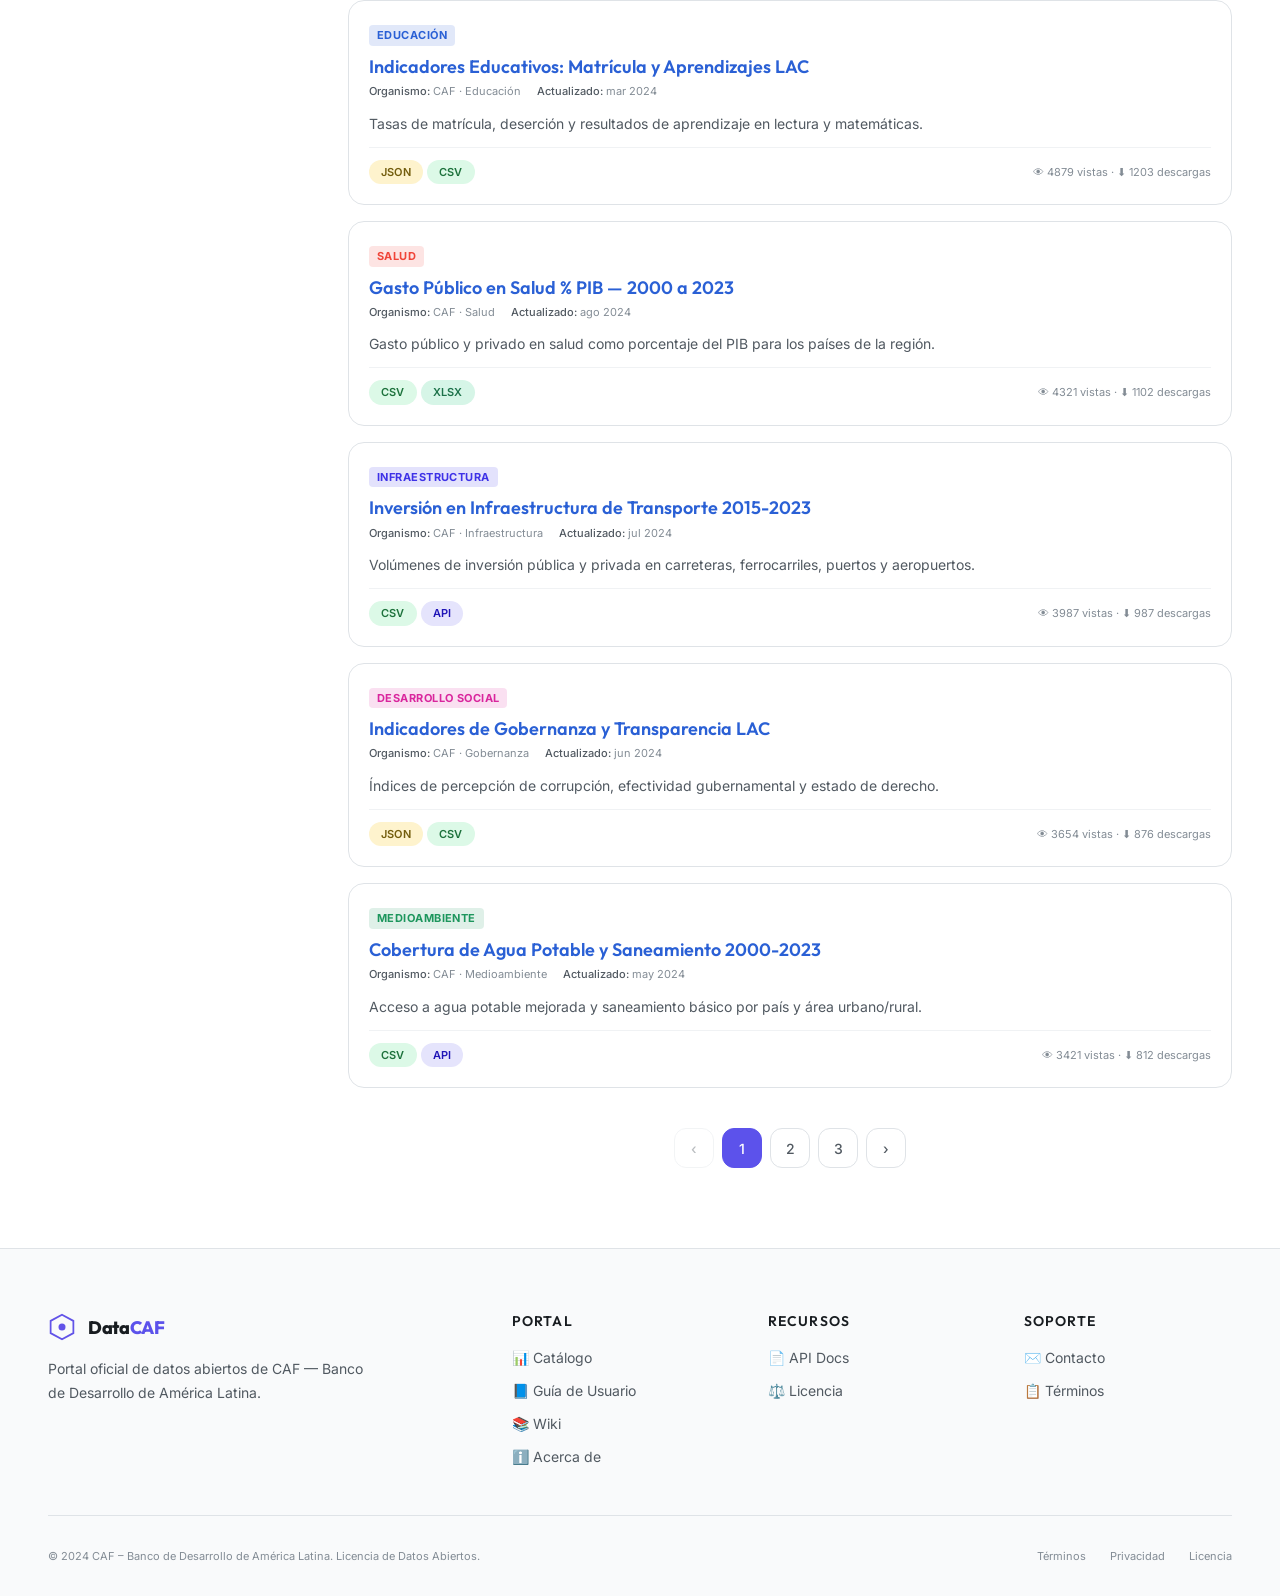
<file: datasets.html>
<!DOCTYPE html>
<html lang="es" data-theme="light">
<head>
  <meta charset="UTF-8" />
  <meta name="viewport" content="width=device-width, initial-scale=1.0" />
  <title>Catálogo de Datasets · DataCAF — Portal de Datos Abiertos</title>
  <meta name="description" content="Explora el catálogo completo de datasets de CAF. Busca y filtra 487+ datasets de economía, infraestructura, salud, energía y más para América Latina." />
  <link rel="icon" type="image/svg+xml" href="assets/img/favicon.svg" />
  <link rel="stylesheet" href="assets/css/main.css" />
  <link rel="stylesheet" href="assets/css/animations.css" />
  <link rel="stylesheet" href="assets/css/components.css" />
</head>
<body>

  <!-- Masthead -->
  <div class="masthead">
    <div class="masthead-inner">
      <svg class="masthead-icon" viewBox="0 0 24 24" fill="none">
        <path d="M12 2L3 7v10l9 5 9-5V7L12 2z" stroke="#6253E8" stroke-width="1.5" stroke-linejoin="round"/>
        <path d="M12 2v15M3 7l9 5 9-5" stroke="#6253E8" stroke-width="1.5" stroke-linejoin="round"/>
      </svg>
      <span>Portal Oficial · CAF – Banco de Desarrollo de América Latina y el Caribe</span>
    </div>
  </div>

  <!-- Navbar -->
  <header>
    <nav class="navbar" id="navbar">
      <div class="navbar-inner">
        <a href="index.html" class="navbar-logo" aria-label="Inicio">
          <svg class="navbar-logo-icon" viewBox="0 0 32 32" fill="none">
            <polygon points="16,2 29,9 29,23 16,30 3,23 3,9" fill="none" stroke="#6253E8" stroke-width="2"/>
            <polygon points="16,8 23,12 23,20 16,24 9,20 9,12" fill="#6253E8" opacity="0.2"/>
            <circle cx="16" cy="16" r="3.5" fill="#6253E8"/>
          </svg>
          <span class="navbar-logo-text">Data<span>CAF</span></span>
        </a>
        <nav class="navbar-links">
          <a href="index.html" class="nav-link" id="nav-inicio">Inicio</a>
          <a href="datasets.html" class="nav-link active" id="nav-datasets">Datasets</a>
          <a href="guia-usuario.html" class="nav-link" id="nav-guia">Guía de Usuario</a>
          <a href="wiki.html" class="nav-link" id="nav-wiki">Wiki</a>
          <a href="about.html" class="nav-link" id="nav-acerca">Acerca de</a>
          <button class="theme-toggle" id="theme-toggle" aria-label="Cambiar tema">
            <span id="theme-icon">🌙</span>
          </button>
          <a href="login.html" class="btn btn-primary btn-sm" id="nav-login">Log in</a>
        </nav>
        <button class="nav-hamburger" id="nav-hamburger" aria-expanded="false" aria-label="Abrir menú">
          <svg width="20" height="20" viewBox="0 0 20 20" fill="none">
            <path d="M2 5h16M2 10h16M2 15h16" stroke="currentColor" stroke-width="1.5" stroke-linecap="round"/>
          </svg>
        </button>
      </div>
    </nav>
  </header>

  <!-- Mobile Menu -->
  <div class="mobile-menu" id="mobile-menu">
    <div class="mobile-menu-panel">
      <div style="display:flex;align-items:center;justify-content:space-between;margin-bottom:1rem;">
        <span style="font-weight:700;color:var(--text-primary)">DataCAF</span>
        <button id="mobile-close" style="cursor:pointer;background:none;border:none;font-size:1.2rem;color:var(--text-secondary)">✕</button>
      </div>
      <hr />
      <nav class="mobile-menu-links">
        <a href="index.html" class="nav-link">🏠 Inicio</a>
        <a href="datasets.html" class="nav-link">📊 Datasets</a>
        <a href="guia-usuario.html" class="nav-link">📘 Guía de Usuario</a>
        <a href="wiki.html" class="nav-link">📚 Wiki</a>
        <a href="about.html" class="nav-link">ℹ️ Acerca de</a>
        <a href="login.html" class="nav-link">🔑 Log in</a>
      </nav>
      <hr />
      <button id="mobile-theme-toggle" class="btn btn-outline" style="width:100%;margin-top:1rem;">
        <span id="mobile-theme-icon">🌙</span> Cambiar tema
      </button>
    </div>
  </div>

  <main id="main-content">

    <!-- Page Hero -->
    <div class="page-hero">
      <div class="container">
        <div class="page-hero-inner">
          <div class="section-eyebrow">Catálogo de datos</div>
          <h1 class="page-hero-title">Todos los Datasets</h1>
          <p class="page-hero-subtitle">Busca, filtra y descarga datos abiertos de CAF para el desarrollo de América Latina</p>
        </div>
      </div>
    </div>

    <!-- Catalog: sidebar de filtros + lista de resultados (estilo catalog.data.gov) -->
    <section class="section" style="padding-block:var(--space-8) var(--space-20);" aria-label="Catálogo de datasets">
      <div class="container">
        <div class="catalog-layout">

          <!-- Sidebar de filtros -->
          <aside class="catalog-sidebar" aria-label="Filtros del catálogo">
            <div class="facet-group">
              <div class="facet-title">Categoría</div>
              <div class="facet-list" id="facet-category" role="group" aria-label="Filtrar por categoría">
                <!-- Rendered by JS -->
              </div>
            </div>
            <div class="facet-group">
              <div class="facet-title">Formato</div>
              <div class="facet-list" id="facet-format" role="group" aria-label="Filtrar por formato">
                <!-- Rendered by JS -->
              </div>
            </div>
            <div class="facet-group">
              <div class="facet-title">Organismo</div>
              <div class="facet-list" id="facet-org" role="group" aria-label="Filtrar por organismo">
                <!-- Rendered by JS -->
              </div>
            </div>
            <button class="btn btn-ghost btn-sm" onclick="clearFilters()" id="btn-clear-filters" style="align-self:flex-start;">Limpiar filtros</button>
          </aside>

          <!-- Resultados -->
          <div class="catalog-main" aria-live="polite">
            <div class="catalog-toolbar">
              <div class="search-wrapper">
                <svg class="search-icon" width="18" height="18" viewBox="0 0 20 20" fill="none">
                  <circle cx="9" cy="9" r="6.5" stroke="currentColor" stroke-width="1.5"/>
                  <path d="M13.5 13.5L17 17" stroke="currentColor" stroke-width="1.5" stroke-linecap="round"/>
                </svg>
                <input type="search" class="search-input" id="datasets-search" placeholder="Buscar datasets..." aria-label="Buscar datasets" />
              </div>
              <select class="sort-select" id="sort-select" aria-label="Ordenar resultados">
                <option value="relevance">Más relevantes</option>
                <option value="recent">Más recientes</option>
                <option value="popular">Más populares</option>
              </select>
            </div>

            <div class="results-header">
              <p class="results-count" id="results-count">Cargando...</p>
            </div>

            <div class="dataset-list" id="datasets-container" aria-label="Listado de datasets">
              <!-- Rendered by JS -->
            </div>

            <div class="pagination" id="pagination" role="navigation" aria-label="Paginación"></div>
          </div>

        </div>
      </div>
    </section>

  </main>

  <!-- Footer -->
  <footer class="footer">
    <div class="container">
      <div class="footer-grid">
        <div class="footer-brand">
          <a href="index.html" class="footer-logo">
            <svg width="28" height="28" viewBox="0 0 32 32" fill="none">
              <polygon points="16,2 29,9 29,23 16,30 3,23 3,9" fill="none" stroke="#6253E8" stroke-width="2"/>
              <circle cx="16" cy="16" r="4" fill="#6253E8"/>
            </svg>
            <span class="footer-logo-text">Data<span>CAF</span></span>
          </a>
          <p class="footer-desc">Portal oficial de datos abiertos de CAF — Banco de Desarrollo de América Latina.</p>
        </div>
        <div>
          <h3 class="footer-col-title">Portal</h3>
          <ul class="footer-links">
            <li><a href="datasets.html" class="footer-link">📊 Catálogo</a></li>
            <li><a href="guia-usuario.html" class="footer-link">📘 Guía de Usuario</a></li>
            <li><a href="wiki.html" class="footer-link">📚 Wiki</a></li>
            <li><a href="about.html" class="footer-link">ℹ️ Acerca de</a></li>
          </ul>
        </div>
        <div>
          <h3 class="footer-col-title">Recursos</h3>
          <ul class="footer-links">
            <li><a href="about.html#api-docs" class="footer-link">📄 API Docs</a></li>
            <li><a href="about.html#licencia" class="footer-link">⚖️ Licencia</a></li>
          </ul>
        </div>
        <div>
          <h3 class="footer-col-title">Soporte</h3>
          <ul class="footer-links">
            <li><a href="mailto:datosabiertos@caf.com" class="footer-link">✉️ Contacto</a></li>
            <li><a href="about.html#terminos" class="footer-link">📋 Términos</a></li>
          </ul>
        </div>
      </div>
      <div class="footer-bottom">
        <p class="footer-copy">© 2024 CAF – Banco de Desarrollo de América Latina. Licencia de Datos Abiertos.</p>
        <nav class="footer-legal">
          <a href="about.html#terminos">Términos</a>
          <a href="about.html#privacidad">Privacidad</a>
          <a href="about.html#licencia">Licencia</a>
        </nav>
      </div>
    </div>
  </footer>

  <script src="assets/js/data.js"></script>
  <script src="assets/js/animations.js"></script>
  <script src="assets/js/main.js"></script>
</body>
</html>
</file>
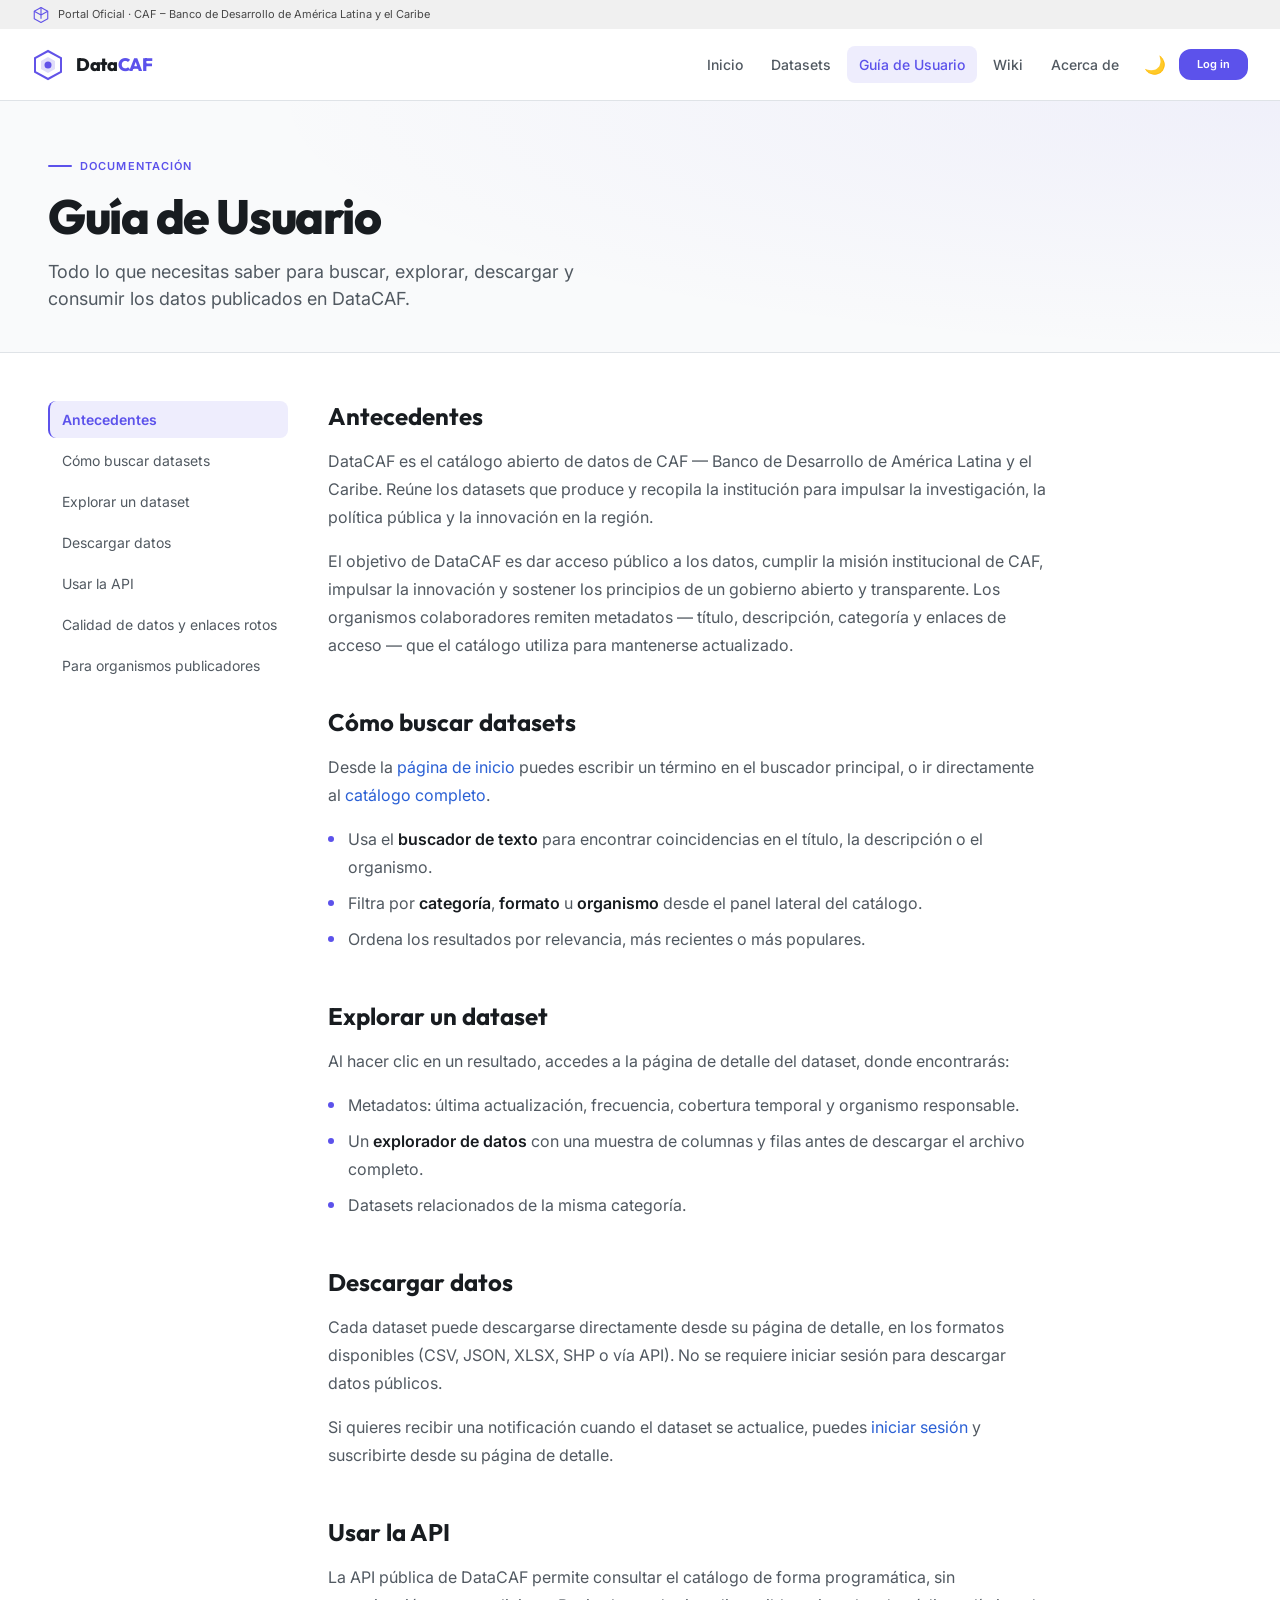
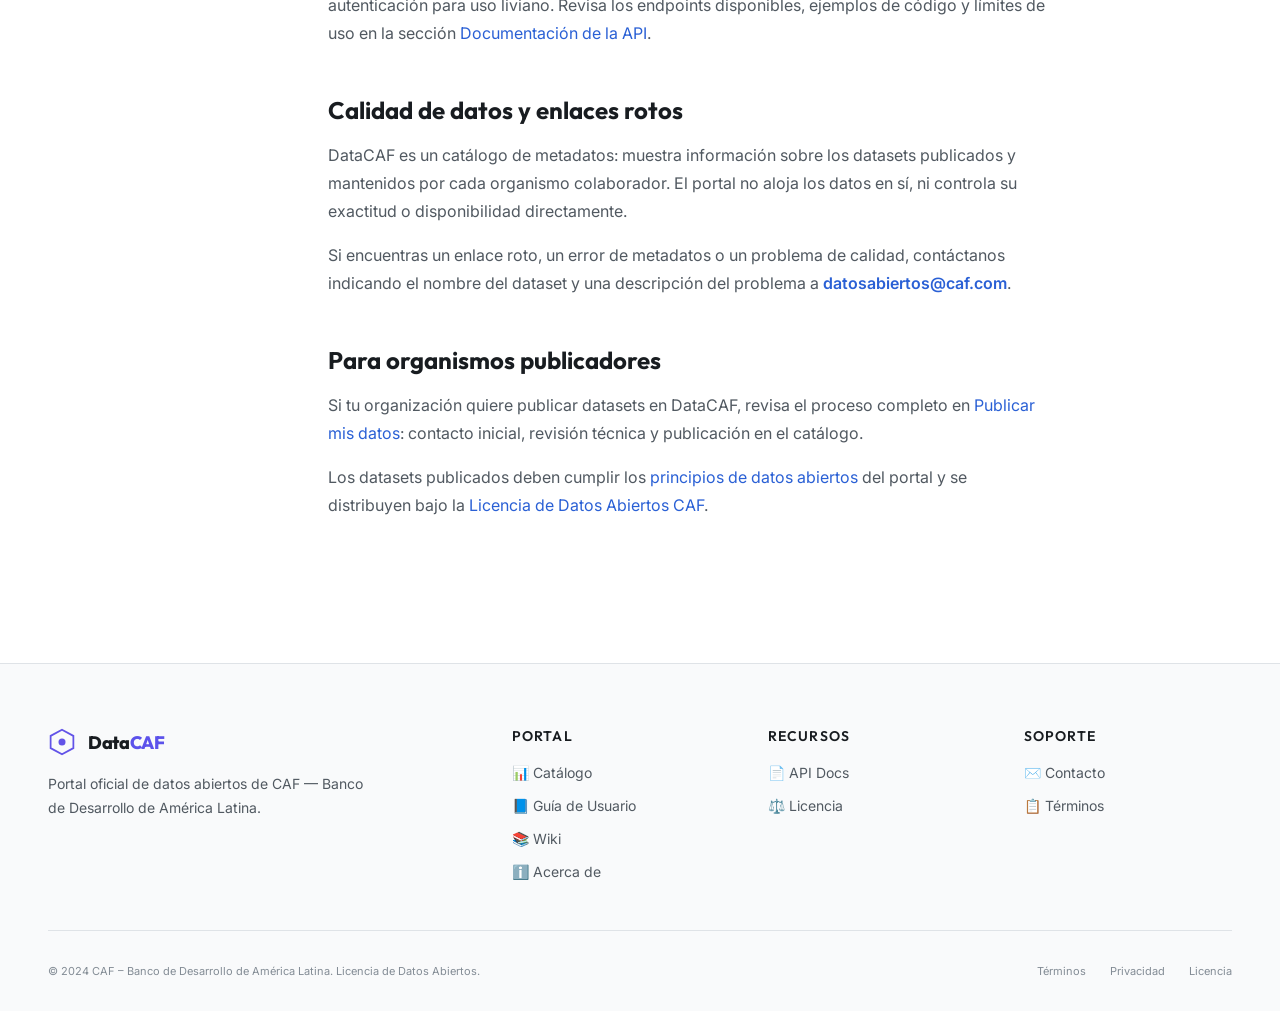
<file: guia-usuario.html>
<!DOCTYPE html>
<html lang="es" data-theme="light">
<head>
  <meta charset="UTF-8" />
  <meta name="viewport" content="width=device-width, initial-scale=1.0" />
  <title>Guía de Usuario · DataCAF — Portal de Datos Abiertos</title>
  <meta name="description" content="Guía completa para usar el Portal de Datos Abiertos de CAF: cómo buscar, explorar, descargar y consumir datasets vía API." />
  <link rel="icon" type="image/svg+xml" href="assets/img/favicon.svg" />
  <link rel="stylesheet" href="assets/css/main.css" />
  <link rel="stylesheet" href="assets/css/animations.css" />
  <link rel="stylesheet" href="assets/css/components.css" />
</head>
<body>

  <!-- Masthead -->
  <div class="masthead">
    <div class="masthead-inner">
      <svg class="masthead-icon" viewBox="0 0 24 24" fill="none">
        <path d="M12 2L3 7v10l9 5 9-5V7L12 2z" stroke="#6253E8" stroke-width="1.5" stroke-linejoin="round"/>
        <path d="M12 2v15M3 7l9 5 9-5" stroke="#6253E8" stroke-width="1.5" stroke-linejoin="round"/>
      </svg>
      <span>Portal Oficial · CAF – Banco de Desarrollo de América Latina y el Caribe</span>
    </div>
  </div>

  <!-- Navbar -->
  <header>
    <nav class="navbar" id="navbar">
      <div class="navbar-inner">
        <a href="index.html" class="navbar-logo" aria-label="Inicio">
          <svg class="navbar-logo-icon" viewBox="0 0 32 32" fill="none">
            <polygon points="16,2 29,9 29,23 16,30 3,23 3,9" fill="none" stroke="#6253E8" stroke-width="2"/>
            <polygon points="16,8 23,12 23,20 16,24 9,20 9,12" fill="#6253E8" opacity="0.2"/>
            <circle cx="16" cy="16" r="3.5" fill="#6253E8"/>
          </svg>
          <span class="navbar-logo-text">Data<span>CAF</span></span>
        </a>
        <nav class="navbar-links">
          <a href="index.html" class="nav-link" id="nav-inicio">Inicio</a>
          <a href="datasets.html" class="nav-link" id="nav-datasets">Datasets</a>
          <a href="guia-usuario.html" class="nav-link active" id="nav-guia">Guía de Usuario</a>
          <a href="wiki.html" class="nav-link" id="nav-wiki">Wiki</a>
          <a href="about.html" class="nav-link" id="nav-acerca">Acerca de</a>
          <button class="theme-toggle" id="theme-toggle" aria-label="Cambiar tema">
            <span id="theme-icon">🌙</span>
          </button>
          <a href="login.html" class="btn btn-primary btn-sm" id="nav-login">Log in</a>
        </nav>
        <button class="nav-hamburger" id="nav-hamburger" aria-expanded="false" aria-label="Abrir menú">
          <svg width="20" height="20" viewBox="0 0 20 20" fill="none">
            <path d="M2 5h16M2 10h16M2 15h16" stroke="currentColor" stroke-width="1.5" stroke-linecap="round"/>
          </svg>
        </button>
      </div>
    </nav>
  </header>

  <!-- Mobile Menu -->
  <div class="mobile-menu" id="mobile-menu">
    <div class="mobile-menu-panel">
      <div style="display:flex;align-items:center;justify-content:space-between;margin-bottom:1rem;">
        <span style="font-weight:700;color:var(--text-primary)">DataCAF</span>
        <button id="mobile-close" style="cursor:pointer;background:none;border:none;font-size:1.2rem;color:var(--text-secondary)">✕</button>
      </div>
      <hr />
      <nav class="mobile-menu-links">
        <a href="index.html" class="nav-link">🏠 Inicio</a>
        <a href="datasets.html" class="nav-link">📊 Datasets</a>
        <a href="guia-usuario.html" class="nav-link">📘 Guía de Usuario</a>
        <a href="wiki.html" class="nav-link">📚 Wiki</a>
        <a href="about.html" class="nav-link">ℹ️ Acerca de</a>
        <a href="login.html" class="nav-link">🔑 Log in</a>
      </nav>
      <hr />
      <button id="mobile-theme-toggle" class="btn btn-outline" style="width:100%;margin-top:1rem;">
        <span id="mobile-theme-icon">🌙</span> Cambiar tema
      </button>
    </div>
  </div>

  <main id="main-content">

    <div class="page-hero">
      <div class="container">
        <div class="page-hero-inner">
          <div class="section-eyebrow">Documentación</div>
          <h1 class="page-hero-title">Guía de Usuario</h1>
          <p class="page-hero-subtitle">Todo lo que necesitas saber para buscar, explorar, descargar y consumir los datos publicados en DataCAF.</p>
        </div>
      </div>
    </div>

    <section class="section" style="padding-top:var(--space-12);">
      <div class="container">
        <div class="docs-layout">

          <nav class="docs-toc" id="docs-toc" aria-label="Contenido de la guía">
            <a href="#antecedentes" class="docs-toc-link active">Antecedentes</a>
            <a href="#buscar" class="docs-toc-link">Cómo buscar datasets</a>
            <a href="#explorar" class="docs-toc-link">Explorar un dataset</a>
            <a href="#descargar" class="docs-toc-link">Descargar datos</a>
            <a href="#api" class="docs-toc-link">Usar la API</a>
            <a href="#calidad" class="docs-toc-link">Calidad de datos y enlaces rotos</a>
            <a href="#publicadores" class="docs-toc-link">Para organismos publicadores</a>
          </nav>

          <div class="docs-content">

            <section id="antecedentes">
              <h2>Antecedentes</h2>
              <div class="content-prose">
                <p>DataCAF es el catálogo abierto de datos de CAF — Banco de Desarrollo de América Latina y el Caribe. Reúne los datasets que produce y recopila la institución para impulsar la investigación, la política pública y la innovación en la región.</p>
                <p>El objetivo de DataCAF es dar acceso público a los datos, cumplir la misión institucional de CAF, impulsar la innovación y sostener los principios de un gobierno abierto y transparente. Los organismos colaboradores remiten metadatos — título, descripción, categoría y enlaces de acceso — que el catálogo utiliza para mantenerse actualizado.</p>
              </div>
            </section>

            <section id="buscar">
              <h2>Cómo buscar datasets</h2>
              <div class="content-prose">
                <p>Desde la <a href="index.html">página de inicio</a> puedes escribir un término en el buscador principal, o ir directamente al <a href="datasets.html">catálogo completo</a>.</p>
                <ul>
                  <li>Usa el <strong>buscador de texto</strong> para encontrar coincidencias en el título, la descripción o el organismo.</li>
                  <li>Filtra por <strong>categoría</strong>, <strong>formato</strong> u <strong>organismo</strong> desde el panel lateral del catálogo.</li>
                  <li>Ordena los resultados por relevancia, más recientes o más populares.</li>
                </ul>
              </div>
            </section>

            <section id="explorar">
              <h2>Explorar un dataset</h2>
              <div class="content-prose">
                <p>Al hacer clic en un resultado, accedes a la página de detalle del dataset, donde encontrarás:</p>
                <ul>
                  <li>Metadatos: última actualización, frecuencia, cobertura temporal y organismo responsable.</li>
                  <li>Un <strong>explorador de datos</strong> con una muestra de columnas y filas antes de descargar el archivo completo.</li>
                  <li>Datasets relacionados de la misma categoría.</li>
                </ul>
              </div>
            </section>

            <section id="descargar">
              <h2>Descargar datos</h2>
              <div class="content-prose">
                <p>Cada dataset puede descargarse directamente desde su página de detalle, en los formatos disponibles (CSV, JSON, XLSX, SHP o vía API). No se requiere iniciar sesión para descargar datos públicos.</p>
                <p>Si quieres recibir una notificación cuando el dataset se actualice, puedes <a href="login.html">iniciar sesión</a> y suscribirte desde su página de detalle.</p>
              </div>
            </section>

            <section id="api">
              <h2>Usar la API</h2>
              <div class="content-prose">
                <p>La API pública de DataCAF permite consultar el catálogo de forma programática, sin autenticación para uso liviano. Revisa los endpoints disponibles, ejemplos de código y límites de uso en la sección <a href="about.html#api-docs">Documentación de la API</a>.</p>
              </div>
            </section>

            <section id="calidad">
              <h2>Calidad de datos y enlaces rotos</h2>
              <div class="content-prose">
                <p>DataCAF es un catálogo de metadatos: muestra información sobre los datasets publicados y mantenidos por cada organismo colaborador. El portal no aloja los datos en sí, ni controla su exactitud o disponibilidad directamente.</p>
                <p>Si encuentras un enlace roto, un error de metadatos o un problema de calidad, contáctanos indicando el nombre del dataset y una descripción del problema a <strong><a href="mailto:datosabiertos@caf.com">datosabiertos@caf.com</a></strong>.</p>
              </div>
            </section>

            <section id="publicadores">
              <h2>Para organismos publicadores</h2>
              <div class="content-prose">
                <p>Si tu organización quiere publicar datasets en DataCAF, revisa el proceso completo en <a href="about.html#publicar">Publicar mis datos</a>: contacto inicial, revisión técnica y publicación en el catálogo.</p>
                <p>Los datasets publicados deben cumplir los <a href="about.html#que-son">principios de datos abiertos</a> del portal y se distribuyen bajo la <a href="about.html#licencia">Licencia de Datos Abiertos CAF</a>.</p>
              </div>
            </section>

          </div>
        </div>
      </div>
    </section>

  </main>

  <!-- Footer -->
  <footer class="footer">
    <div class="container">
      <div class="footer-grid">
        <div class="footer-brand">
          <a href="index.html" class="footer-logo">
            <svg width="28" height="28" viewBox="0 0 32 32" fill="none">
              <polygon points="16,2 29,9 29,23 16,30 3,23 3,9" fill="none" stroke="#6253E8" stroke-width="2"/>
              <circle cx="16" cy="16" r="4" fill="#6253E8"/>
            </svg>
            <span class="footer-logo-text">Data<span>CAF</span></span>
          </a>
          <p class="footer-desc">Portal oficial de datos abiertos de CAF — Banco de Desarrollo de América Latina.</p>
        </div>
        <div>
          <h3 class="footer-col-title">Portal</h3>
          <ul class="footer-links">
            <li><a href="datasets.html" class="footer-link">📊 Catálogo</a></li>
            <li><a href="guia-usuario.html" class="footer-link">📘 Guía de Usuario</a></li>
            <li><a href="wiki.html" class="footer-link">📚 Wiki</a></li>
            <li><a href="about.html" class="footer-link">ℹ️ Acerca de</a></li>
          </ul>
        </div>
        <div>
          <h3 class="footer-col-title">Recursos</h3>
          <ul class="footer-links">
            <li><a href="about.html#api-docs" class="footer-link">📄 API Docs</a></li>
            <li><a href="about.html#licencia" class="footer-link">⚖️ Licencia</a></li>
          </ul>
        </div>
        <div>
          <h3 class="footer-col-title">Soporte</h3>
          <ul class="footer-links">
            <li><a href="mailto:datosabiertos@caf.com" class="footer-link">✉️ Contacto</a></li>
            <li><a href="about.html#terminos" class="footer-link">📋 Términos</a></li>
          </ul>
        </div>
      </div>
      <div class="footer-bottom">
        <p class="footer-copy">© 2024 CAF – Banco de Desarrollo de América Latina. Licencia de Datos Abiertos.</p>
        <nav class="footer-legal">
          <a href="about.html#terminos">Términos</a>
          <a href="about.html#privacidad">Privacidad</a>
          <a href="about.html#licencia">Licencia</a>
        </nav>
      </div>
    </div>
  </footer>

  <script src="assets/js/data.js"></script>
  <script src="assets/js/animations.js"></script>
  <script src="assets/js/main.js"></script>
  <script>
    document.addEventListener('DOMContentLoaded', () => {
      const toc = document.getElementById('docs-toc');
      if (!toc) return;
      const links = Array.from(toc.querySelectorAll('.docs-toc-link'));
      const sections = links.map(l => document.querySelector(l.getAttribute('href'))).filter(Boolean);
      const observer = new IntersectionObserver((entries) => {
        entries.forEach(entry => {
          const link = toc.querySelector(`.docs-toc-link[href="#${entry.target.id}"]`);
          if (link && entry.isIntersecting) {
            links.forEach(l => l.classList.remove('active'));
            link.classList.add('active');
          }
        });
      }, { rootMargin: '-45% 0px -50% 0px' });
      sections.forEach(s => observer.observe(s));
    });
  </script>
</body>
</html>
</file>
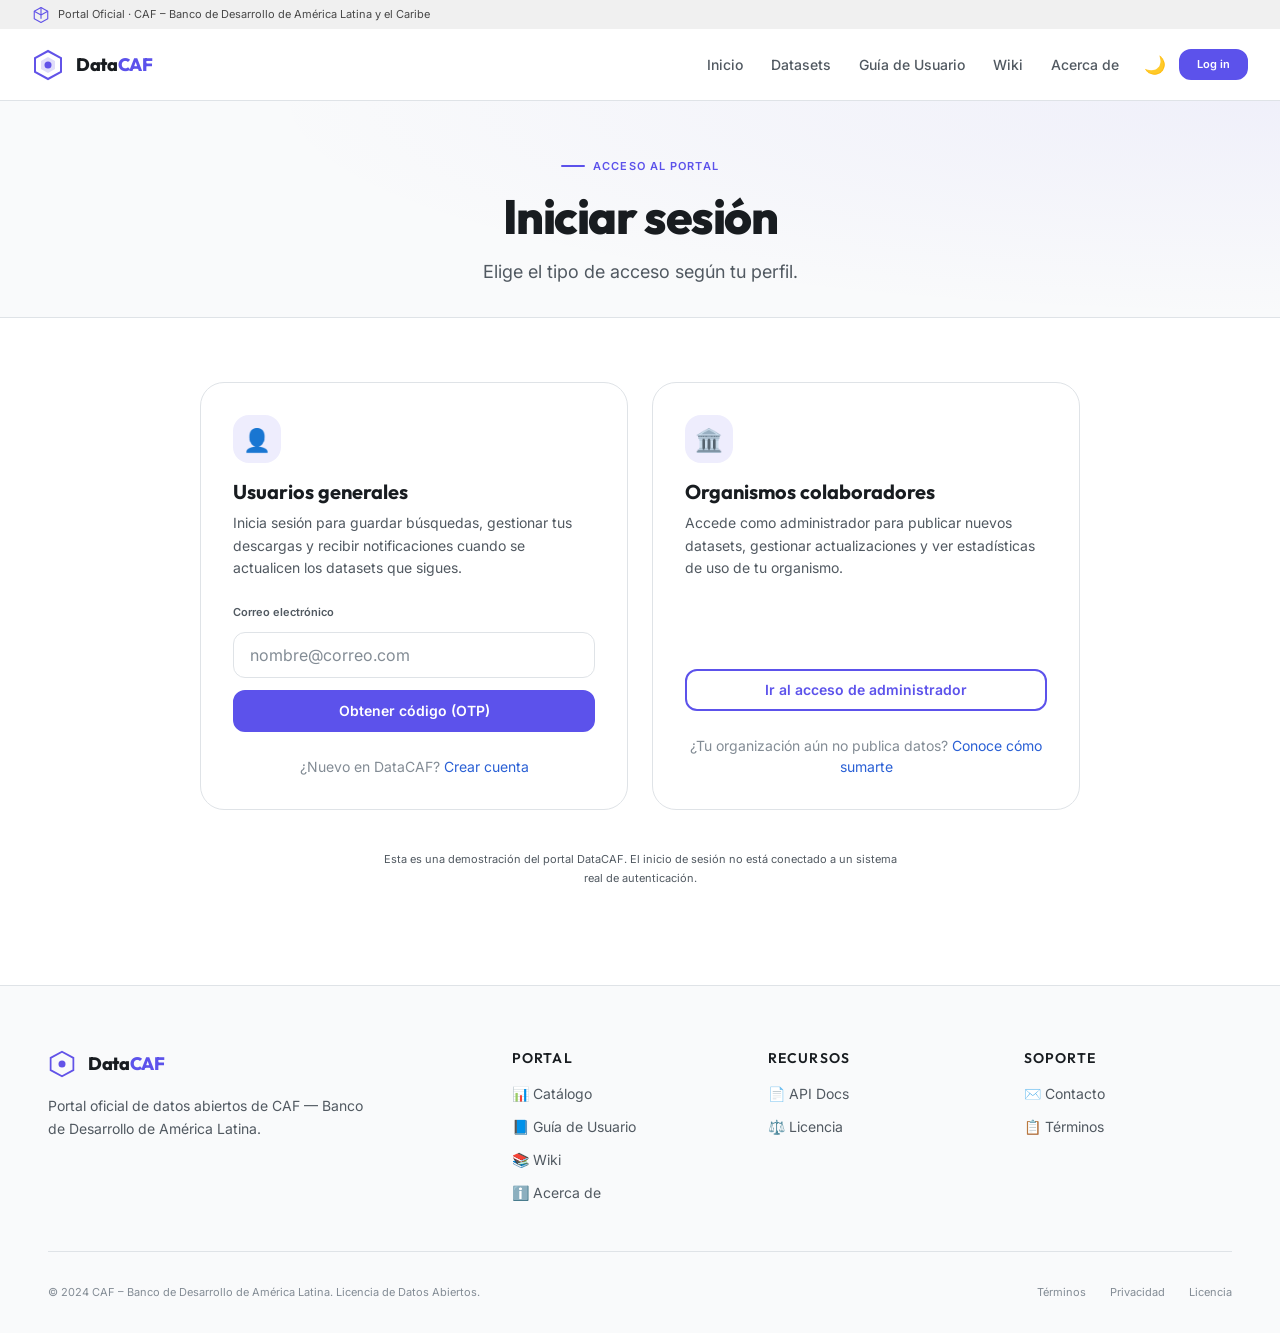
<file: login.html>
<!DOCTYPE html>
<html lang="es" data-theme="light">
<head>
  <meta charset="UTF-8" />
  <meta name="viewport" content="width=device-width, initial-scale=1.0" />
  <title>Iniciar Sesión · DataCAF</title>
  <meta name="description" content="Inicia sesión en DataCAF para gestionar tus descargas de datasets, o accede como organismo colaborador para publicar y administrar datos." />
  <link rel="icon" type="image/svg+xml" href="assets/img/favicon.svg" />
  <link rel="stylesheet" href="assets/css/main.css" />
  <link rel="stylesheet" href="assets/css/animations.css" />
  <link rel="stylesheet" href="assets/css/components.css" />
</head>
<body>

  <!-- Masthead -->
  <div class="masthead">
    <div class="masthead-inner">
      <svg class="masthead-icon" viewBox="0 0 24 24" fill="none">
        <path d="M12 2L3 7v10l9 5 9-5V7L12 2z" stroke="#6253E8" stroke-width="1.5" stroke-linejoin="round"/>
        <path d="M12 2v15M3 7l9 5 9-5" stroke="#6253E8" stroke-width="1.5" stroke-linejoin="round"/>
      </svg>
      <span>Portal Oficial · CAF – Banco de Desarrollo de América Latina y el Caribe</span>
    </div>
  </div>

  <!-- Navbar -->
  <header>
    <nav class="navbar" id="navbar">
      <div class="navbar-inner">
        <a href="index.html" class="navbar-logo" aria-label="Inicio">
          <svg class="navbar-logo-icon" viewBox="0 0 32 32" fill="none">
            <polygon points="16,2 29,9 29,23 16,30 3,23 3,9" fill="none" stroke="#6253E8" stroke-width="2"/>
            <polygon points="16,8 23,12 23,20 16,24 9,20 9,12" fill="#6253E8" opacity="0.2"/>
            <circle cx="16" cy="16" r="3.5" fill="#6253E8"/>
          </svg>
          <span class="navbar-logo-text">Data<span>CAF</span></span>
        </a>
        <nav class="navbar-links">
          <a href="index.html" class="nav-link" id="nav-inicio">Inicio</a>
          <a href="datasets.html" class="nav-link" id="nav-datasets">Datasets</a>
          <a href="guia-usuario.html" class="nav-link" id="nav-guia">Guía de Usuario</a>
          <a href="wiki.html" class="nav-link" id="nav-wiki">Wiki</a>
          <a href="about.html" class="nav-link" id="nav-acerca">Acerca de</a>
          <button class="theme-toggle" id="theme-toggle" aria-label="Cambiar tema">
            <span id="theme-icon">🌙</span>
          </button>
          <a href="login.html" class="btn btn-primary btn-sm active" id="nav-login">Log in</a>
        </nav>
        <button class="nav-hamburger" id="nav-hamburger" aria-expanded="false" aria-label="Abrir menú">
          <svg width="20" height="20" viewBox="0 0 20 20" fill="none">
            <path d="M2 5h16M2 10h16M2 15h16" stroke="currentColor" stroke-width="1.5" stroke-linecap="round"/>
          </svg>
        </button>
      </div>
    </nav>
  </header>

  <!-- Mobile Menu -->
  <div class="mobile-menu" id="mobile-menu">
    <div class="mobile-menu-panel">
      <div style="display:flex;align-items:center;justify-content:space-between;margin-bottom:1rem;">
        <span style="font-weight:700;color:var(--text-primary)">DataCAF</span>
        <button id="mobile-close" style="cursor:pointer;background:none;border:none;font-size:1.2rem;color:var(--text-secondary)">✕</button>
      </div>
      <hr />
      <nav class="mobile-menu-links">
        <a href="index.html" class="nav-link">🏠 Inicio</a>
        <a href="datasets.html" class="nav-link">📊 Datasets</a>
        <a href="guia-usuario.html" class="nav-link">📘 Guía de Usuario</a>
        <a href="wiki.html" class="nav-link">📚 Wiki</a>
        <a href="about.html" class="nav-link">ℹ️ Acerca de</a>
        <a href="login.html" class="nav-link">🔑 Log in</a>
      </nav>
      <hr />
      <button id="mobile-theme-toggle" class="btn btn-outline" style="width:100%;margin-top:1rem;">
        <span id="mobile-theme-icon">🌙</span> Cambiar tema
      </button>
    </div>
  </div>

  <main id="main-content">

    <div class="page-hero" style="padding-block:var(--space-12) var(--space-8);">
      <div class="container">
        <div class="page-hero-inner" style="text-align:center;">
          <div class="section-eyebrow" style="justify-content:center;">Acceso al portal</div>
          <h1 class="page-hero-title">Iniciar sesión</h1>
          <p class="page-hero-subtitle" style="margin-inline:auto;">Elige el tipo de acceso según tu perfil.</p>
        </div>
      </div>
    </div>

    <section class="auth-section">
      <div class="container">
        <div class="auth-grid">

          <!-- Usuarios generales -->
          <div class="auth-card reveal">
            <div class="auth-card-icon">👤</div>
            <h2 class="auth-card-title">Usuarios generales</h2>
            <p class="auth-card-text">Inicia sesión para guardar búsquedas, gestionar tus descargas y recibir notificaciones cuando se actualicen los datasets que sigues.</p>
            <form class="auth-form" id="user-login-form" onsubmit="return false;">
              <label class="auth-label" for="user-email">Correo electrónico</label>
              <input class="input" type="email" id="user-email" placeholder="nombre@correo.com" autocomplete="email" required />
              <button type="submit" class="btn btn-primary" id="btn-get-otp">Obtener código (OTP)</button>
            </form>
            <p class="auth-footnote">¿Nuevo en DataCAF? <a href="mailto:datosabiertos@caf.com">Crear cuenta</a></p>
          </div>

          <!-- Organismos / admin -->
          <div class="auth-card reveal reveal-delay-1">
            <div class="auth-card-icon">🏛️</div>
            <h2 class="auth-card-title">Organismos colaboradores</h2>
            <p class="auth-card-text">Accede como administrador para publicar nuevos datasets, gestionar actualizaciones y ver estadísticas de uso de tu organismo.</p>
            <div style="margin-top:auto;">
              <a href="about.html#publicar" class="btn btn-outline" style="width:100%;">Ir al acceso de administrador</a>
            </div>
            <p class="auth-footnote">¿Tu organización aún no publica datos? <a href="about.html#publicar">Conoce cómo sumarte</a></p>
          </div>

        </div>

        <p class="content-prose" style="text-align:center;max-width:520px;margin-inline:auto;margin-top:var(--space-10);font-size:var(--text-xs);">
          Esta es una demostración del portal DataCAF. El inicio de sesión no está conectado a un sistema real de autenticación.
        </p>
      </div>
    </section>

  </main>

  <!-- Footer -->
  <footer class="footer">
    <div class="container">
      <div class="footer-grid">
        <div class="footer-brand">
          <a href="index.html" class="footer-logo">
            <svg width="28" height="28" viewBox="0 0 32 32" fill="none">
              <polygon points="16,2 29,9 29,23 16,30 3,23 3,9" fill="none" stroke="#6253E8" stroke-width="2"/>
              <circle cx="16" cy="16" r="4" fill="#6253E8"/>
            </svg>
            <span class="footer-logo-text">Data<span>CAF</span></span>
          </a>
          <p class="footer-desc">Portal oficial de datos abiertos de CAF — Banco de Desarrollo de América Latina.</p>
        </div>
        <div>
          <h3 class="footer-col-title">Portal</h3>
          <ul class="footer-links">
            <li><a href="datasets.html" class="footer-link">📊 Catálogo</a></li>
            <li><a href="guia-usuario.html" class="footer-link">📘 Guía de Usuario</a></li>
            <li><a href="wiki.html" class="footer-link">📚 Wiki</a></li>
            <li><a href="about.html" class="footer-link">ℹ️ Acerca de</a></li>
          </ul>
        </div>
        <div>
          <h3 class="footer-col-title">Recursos</h3>
          <ul class="footer-links">
            <li><a href="about.html#api-docs" class="footer-link">📄 API Docs</a></li>
            <li><a href="about.html#licencia" class="footer-link">⚖️ Licencia</a></li>
          </ul>
        </div>
        <div>
          <h3 class="footer-col-title">Soporte</h3>
          <ul class="footer-links">
            <li><a href="mailto:datosabiertos@caf.com" class="footer-link">✉️ Contacto</a></li>
            <li><a href="about.html#terminos" class="footer-link">📋 Términos</a></li>
          </ul>
        </div>
      </div>
      <div class="footer-bottom">
        <p class="footer-copy">© 2024 CAF – Banco de Desarrollo de América Latina. Licencia de Datos Abiertos.</p>
        <nav class="footer-legal">
          <a href="about.html#terminos">Términos</a>
          <a href="about.html#privacidad">Privacidad</a>
          <a href="about.html#licencia">Licencia</a>
        </nav>
      </div>
    </div>
  </footer>

  <script src="assets/js/data.js"></script>
  <script src="assets/js/animations.js"></script>
  <script src="assets/js/main.js"></script>
  <script>
    document.addEventListener('DOMContentLoaded', () => {
      const form = document.getElementById('user-login-form');
      const btn = document.getElementById('btn-get-otp');
      if (form) form.addEventListener('submit', () => {
        btn.textContent = '✅ Código enviado (demo)';
        setTimeout(() => { btn.textContent = 'Obtener código (OTP)'; }, 2500);
      });
    });
  </script>
</body>
</html>
</file>
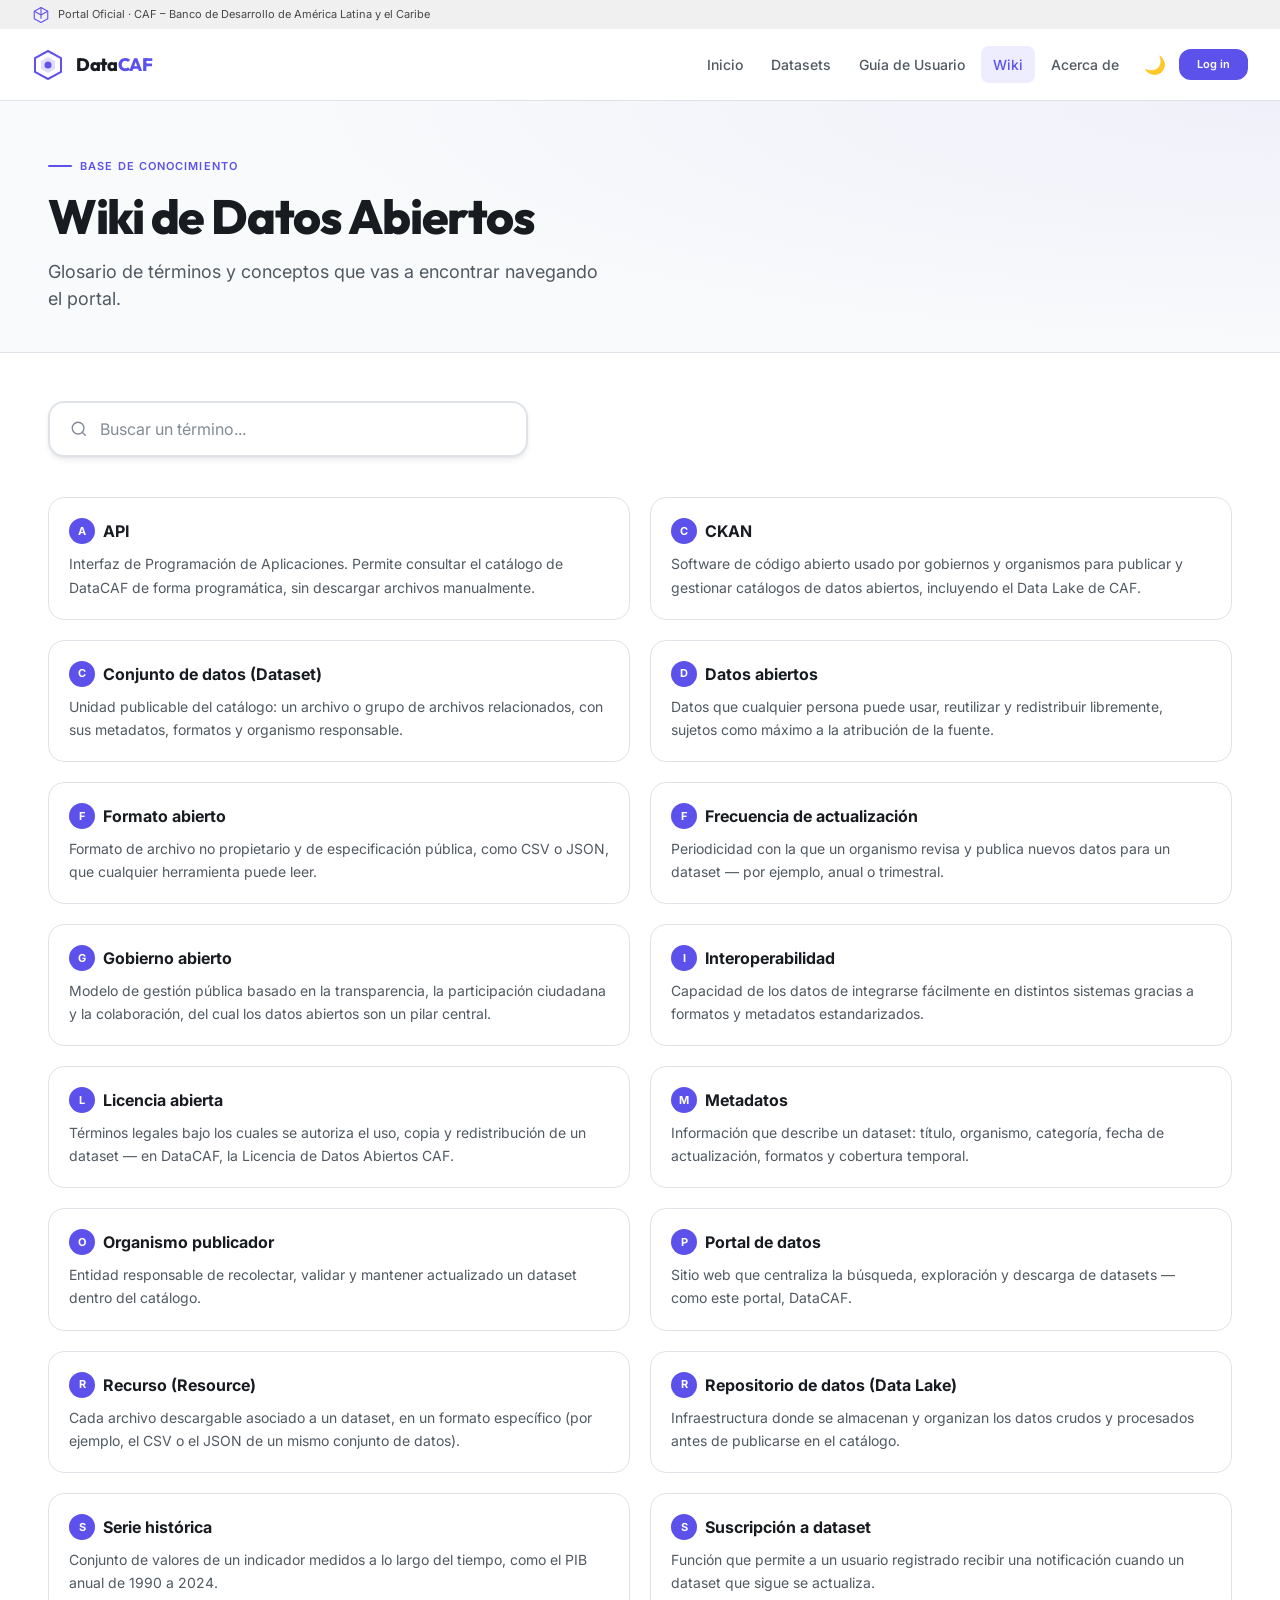
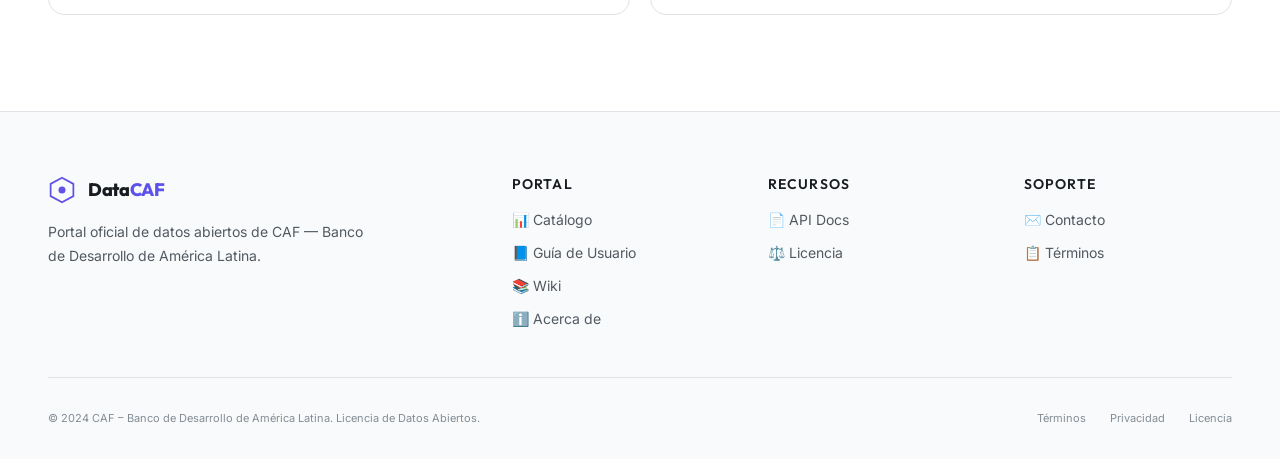
<file: wiki.html>
<!DOCTYPE html>
<html lang="es" data-theme="light">
<head>
  <meta charset="UTF-8" />
  <meta name="viewport" content="width=device-width, initial-scale=1.0" />
  <title>Wiki · DataCAF — Portal de Datos Abiertos</title>
  <meta name="description" content="Glosario de términos y conceptos de datos abiertos usados en el Portal de Datos Abiertos de CAF." />
  <link rel="icon" type="image/svg+xml" href="assets/img/favicon.svg" />
  <link rel="stylesheet" href="assets/css/main.css" />
  <link rel="stylesheet" href="assets/css/animations.css" />
  <link rel="stylesheet" href="assets/css/components.css" />
</head>
<body>

  <!-- Masthead -->
  <div class="masthead">
    <div class="masthead-inner">
      <svg class="masthead-icon" viewBox="0 0 24 24" fill="none">
        <path d="M12 2L3 7v10l9 5 9-5V7L12 2z" stroke="#6253E8" stroke-width="1.5" stroke-linejoin="round"/>
        <path d="M12 2v15M3 7l9 5 9-5" stroke="#6253E8" stroke-width="1.5" stroke-linejoin="round"/>
      </svg>
      <span>Portal Oficial · CAF – Banco de Desarrollo de América Latina y el Caribe</span>
    </div>
  </div>

  <!-- Navbar -->
  <header>
    <nav class="navbar" id="navbar">
      <div class="navbar-inner">
        <a href="index.html" class="navbar-logo" aria-label="Inicio">
          <svg class="navbar-logo-icon" viewBox="0 0 32 32" fill="none">
            <polygon points="16,2 29,9 29,23 16,30 3,23 3,9" fill="none" stroke="#6253E8" stroke-width="2"/>
            <polygon points="16,8 23,12 23,20 16,24 9,20 9,12" fill="#6253E8" opacity="0.2"/>
            <circle cx="16" cy="16" r="3.5" fill="#6253E8"/>
          </svg>
          <span class="navbar-logo-text">Data<span>CAF</span></span>
        </a>
        <nav class="navbar-links">
          <a href="index.html" class="nav-link" id="nav-inicio">Inicio</a>
          <a href="datasets.html" class="nav-link" id="nav-datasets">Datasets</a>
          <a href="guia-usuario.html" class="nav-link" id="nav-guia">Guía de Usuario</a>
          <a href="wiki.html" class="nav-link active" id="nav-wiki">Wiki</a>
          <a href="about.html" class="nav-link" id="nav-acerca">Acerca de</a>
          <button class="theme-toggle" id="theme-toggle" aria-label="Cambiar tema">
            <span id="theme-icon">🌙</span>
          </button>
          <a href="login.html" class="btn btn-primary btn-sm" id="nav-login">Log in</a>
        </nav>
        <button class="nav-hamburger" id="nav-hamburger" aria-expanded="false" aria-label="Abrir menú">
          <svg width="20" height="20" viewBox="0 0 20 20" fill="none">
            <path d="M2 5h16M2 10h16M2 15h16" stroke="currentColor" stroke-width="1.5" stroke-linecap="round"/>
          </svg>
        </button>
      </div>
    </nav>
  </header>

  <!-- Mobile Menu -->
  <div class="mobile-menu" id="mobile-menu">
    <div class="mobile-menu-panel">
      <div style="display:flex;align-items:center;justify-content:space-between;margin-bottom:1rem;">
        <span style="font-weight:700;color:var(--text-primary)">DataCAF</span>
        <button id="mobile-close" style="cursor:pointer;background:none;border:none;font-size:1.2rem;color:var(--text-secondary)">✕</button>
      </div>
      <hr />
      <nav class="mobile-menu-links">
        <a href="index.html" class="nav-link">🏠 Inicio</a>
        <a href="datasets.html" class="nav-link">📊 Datasets</a>
        <a href="guia-usuario.html" class="nav-link">📘 Guía de Usuario</a>
        <a href="wiki.html" class="nav-link">📚 Wiki</a>
        <a href="about.html" class="nav-link">ℹ️ Acerca de</a>
        <a href="login.html" class="nav-link">🔑 Log in</a>
      </nav>
      <hr />
      <button id="mobile-theme-toggle" class="btn btn-outline" style="width:100%;margin-top:1rem;">
        <span id="mobile-theme-icon">🌙</span> Cambiar tema
      </button>
    </div>
  </div>

  <main id="main-content">

    <div class="page-hero">
      <div class="container">
        <div class="page-hero-inner">
          <div class="section-eyebrow">Base de conocimiento</div>
          <h1 class="page-hero-title">Wiki de Datos Abiertos</h1>
          <p class="page-hero-subtitle">Glosario de términos y conceptos que vas a encontrar navegando el portal.</p>
        </div>
      </div>
    </div>

    <section class="section" style="padding-top:var(--space-12);">
      <div class="container">
        <div class="search-wrapper wiki-search" style="border-radius:var(--radius-xl);">
          <svg class="search-icon" width="18" height="18" viewBox="0 0 20 20" fill="none">
            <circle cx="9" cy="9" r="6.5" stroke="currentColor" stroke-width="1.5"/>
            <path d="M13.5 13.5L17 17" stroke="currentColor" stroke-width="1.5" stroke-linecap="round"/>
          </svg>
          <input type="search" class="search-input" id="wiki-search" placeholder="Buscar un término..." aria-label="Buscar término del glosario" />
        </div>

        <div class="wiki-grid" id="wiki-grid" aria-live="polite">
          <!-- Rendered by JS -->
        </div>

        <div class="empty-state" id="wiki-empty" style="display:none;">
          <div class="empty-icon">📖</div>
          <h3 class="empty-title">Sin resultados</h3>
          <p class="empty-text">No encontramos ningún término que coincida con tu búsqueda.</p>
        </div>
      </div>
    </section>

  </main>

  <!-- Footer -->
  <footer class="footer">
    <div class="container">
      <div class="footer-grid">
        <div class="footer-brand">
          <a href="index.html" class="footer-logo">
            <svg width="28" height="28" viewBox="0 0 32 32" fill="none">
              <polygon points="16,2 29,9 29,23 16,30 3,23 3,9" fill="none" stroke="#6253E8" stroke-width="2"/>
              <circle cx="16" cy="16" r="4" fill="#6253E8"/>
            </svg>
            <span class="footer-logo-text">Data<span>CAF</span></span>
          </a>
          <p class="footer-desc">Portal oficial de datos abiertos de CAF — Banco de Desarrollo de América Latina.</p>
        </div>
        <div>
          <h3 class="footer-col-title">Portal</h3>
          <ul class="footer-links">
            <li><a href="datasets.html" class="footer-link">📊 Catálogo</a></li>
            <li><a href="guia-usuario.html" class="footer-link">📘 Guía de Usuario</a></li>
            <li><a href="wiki.html" class="footer-link">📚 Wiki</a></li>
            <li><a href="about.html" class="footer-link">ℹ️ Acerca de</a></li>
          </ul>
        </div>
        <div>
          <h3 class="footer-col-title">Recursos</h3>
          <ul class="footer-links">
            <li><a href="about.html#api-docs" class="footer-link">📄 API Docs</a></li>
            <li><a href="about.html#licencia" class="footer-link">⚖️ Licencia</a></li>
          </ul>
        </div>
        <div>
          <h3 class="footer-col-title">Soporte</h3>
          <ul class="footer-links">
            <li><a href="mailto:datosabiertos@caf.com" class="footer-link">✉️ Contacto</a></li>
            <li><a href="about.html#terminos" class="footer-link">📋 Términos</a></li>
          </ul>
        </div>
      </div>
      <div class="footer-bottom">
        <p class="footer-copy">© 2024 CAF – Banco de Desarrollo de América Latina. Licencia de Datos Abiertos.</p>
        <nav class="footer-legal">
          <a href="about.html#terminos">Términos</a>
          <a href="about.html#privacidad">Privacidad</a>
          <a href="about.html#licencia">Licencia</a>
        </nav>
      </div>
    </div>
  </footer>

  <script src="assets/js/data.js"></script>
  <script src="assets/js/animations.js"></script>
  <script src="assets/js/main.js"></script>
  <script>
    const WIKI_TERMS = [
      { term: "API", text: "Interfaz de Programación de Aplicaciones. Permite consultar el catálogo de DataCAF de forma programática, sin descargar archivos manualmente." },
      { term: "CKAN", text: "Software de código abierto usado por gobiernos y organismos para publicar y gestionar catálogos de datos abiertos, incluyendo el Data Lake de CAF." },
      { term: "Conjunto de datos (Dataset)", text: "Unidad publicable del catálogo: un archivo o grupo de archivos relacionados, con sus metadatos, formatos y organismo responsable." },
      { term: "Datos abiertos", text: "Datos que cualquier persona puede usar, reutilizar y redistribuir libremente, sujetos como máximo a la atribución de la fuente." },
      { term: "Formato abierto", text: "Formato de archivo no propietario y de especificación pública, como CSV o JSON, que cualquier herramienta puede leer." },
      { term: "Frecuencia de actualización", text: "Periodicidad con la que un organismo revisa y publica nuevos datos para un dataset — por ejemplo, anual o trimestral." },
      { term: "Gobierno abierto", text: "Modelo de gestión pública basado en la transparencia, la participación ciudadana y la colaboración, del cual los datos abiertos son un pilar central." },
      { term: "Interoperabilidad", text: "Capacidad de los datos de integrarse fácilmente en distintos sistemas gracias a formatos y metadatos estandarizados." },
      { term: "Licencia abierta", text: "Términos legales bajo los cuales se autoriza el uso, copia y redistribución de un dataset — en DataCAF, la Licencia de Datos Abiertos CAF." },
      { term: "Metadatos", text: "Información que describe un dataset: título, organismo, categoría, fecha de actualización, formatos y cobertura temporal." },
      { term: "Organismo publicador", text: "Entidad responsable de recolectar, validar y mantener actualizado un dataset dentro del catálogo." },
      { term: "Portal de datos", text: "Sitio web que centraliza la búsqueda, exploración y descarga de datasets — como este portal, DataCAF." },
      { term: "Recurso (Resource)", text: "Cada archivo descargable asociado a un dataset, en un formato específico (por ejemplo, el CSV o el JSON de un mismo conjunto de datos)." },
      { term: "Repositorio de datos (Data Lake)", text: "Infraestructura donde se almacenan y organizan los datos crudos y procesados antes de publicarse en el catálogo." },
      { term: "Serie histórica", text: "Conjunto de valores de un indicador medidos a lo largo del tiempo, como el PIB anual de 1990 a 2024." },
      { term: "Suscripción a dataset", text: "Función que permite a un usuario registrado recibir una notificación cuando un dataset que sigue se actualiza." }
    ];

    function renderWiki(filter) {
      const grid = document.getElementById('wiki-grid');
      const empty = document.getElementById('wiki-empty');
      const q = (filter || '').toLowerCase();
      const filtered = WIKI_TERMS.filter(t => !q || t.term.toLowerCase().includes(q) || t.text.toLowerCase().includes(q));
      filtered.sort((a, b) => a.term.localeCompare(b.term));

      if (!filtered.length) {
        grid.innerHTML = '';
        empty.style.display = 'block';
        return;
      }
      empty.style.display = 'none';
      grid.innerHTML = filtered.map(t => `
        <div class="wiki-term reveal">
          <div class="wiki-term-title">
            <span class="wiki-term-letter">${t.term.charAt(0)}</span>
            <span>${t.term}</span>
          </div>
          <p class="wiki-term-text">${t.text}</p>
        </div>`).join('');
      setTimeout(() => grid.querySelectorAll('.reveal').forEach(el => el.classList.add('revealed')), 30);
    }

    document.addEventListener('DOMContentLoaded', () => {
      renderWiki('');
      const input = document.getElementById('wiki-search');
      if (input) {
        let t;
        input.addEventListener('input', () => {
          clearTimeout(t);
          t = setTimeout(() => renderWiki(input.value.trim()), 200);
        });
      }
    });
  </script>
</body>
</html>
</file>
<file: assets/css/main.css>
﻿/* ============================================================
   PORTAL DE DATOS ABIERTOS - main.css
   Design System: Tokens, Reset, Grid, Dark Mode
   ============================================================ */

@import url('https://fonts.googleapis.com/css2?family=Inter:wght@300;400;500;600;700;800&family=Outfit:wght@400;600;700;800&display=swap');

/* CSS CUSTOM PROPERTIES */
:root {
  --color-primary:        hsl(244, 79%, 62%);
  --color-primary-dark:   hsl(244, 79%, 48%);
  --color-primary-light:  hsl(244, 79%, 72%);
  --color-primary-ghost:  hsl(244, 79%, 96%);
  --color-primary-glow:   hsla(244, 79%, 62%, 0.25);
  --color-accent:         hsl(270, 100%, 96%);
  --color-accent-2:       hsl(221, 67%, 50%);
  --color-success:        hsl(152, 68%, 40%);
  --color-white:          #FFFFFF;
  --color-gray-50:        hsl(210, 20%, 98%);
  --color-gray-100:       hsl(210, 16%, 95%);
  --color-gray-200:       hsl(210, 14%, 89%);
  --color-gray-300:       hsl(210, 11%, 78%);
  --color-gray-400:       hsl(210, 9%, 60%);
  --color-gray-500:       hsl(210, 8%, 45%);
  --color-gray-600:       hsl(210, 9%, 35%);
  --color-gray-700:       hsl(210, 10%, 28%);
  --color-gray-800:       hsl(210, 12%, 18%);
  --color-gray-900:       hsl(210, 14%, 11%);
  --bg-base:              var(--color-white);
  --bg-subtle:            var(--color-gray-50);
  --bg-muted:             var(--color-gray-100);
  --bg-masthead:          #f0f0f0;
  --text-primary:         hsl(210, 14%, 11%);
  --text-secondary:       hsl(210, 9%, 35%);
  --text-muted:           hsl(210, 8%, 55%);
  --text-inverse:         var(--color-white);
  --border-color:         var(--color-gray-200);
  --border-subtle:        var(--color-gray-100);
  --shadow-color:         hsla(244, 40%, 20%, 0.08);
  --font-sans:   'Inter', -apple-system, BlinkMacSystemFont, 'Segoe UI', sans-serif;
  --font-display:'Outfit', var(--font-sans);
  --text-xs:   0.6875rem;
  --text-sm:   0.875rem;
  --text-base: 1rem;
  --text-lg:   1.125rem;
  --text-xl:   1.25rem;
  --text-2xl:  1.5rem;
  --text-3xl:  1.875rem;
  --text-4xl:  2.25rem;
  --text-5xl:  3rem;
  --text-6xl:  3.75rem;
  --font-light:    300;
  --font-regular:  400;
  --font-medium:   500;
  --font-semibold: 600;
  --font-bold:     700;
  --font-extrabold:800;
  --leading-tight:  1.25;
  --leading-snug:   1.375;
  --leading-normal: 1.5;
  --space-1:  0.25rem;
  --space-2:  0.5rem;
  --space-3:  0.75rem;
  --space-4:  1rem;
  --space-5:  1.25rem;
  --space-6:  1.5rem;
  --space-8:  2rem;
  --space-10: 2.5rem;
  --space-12: 3rem;
  --space-16: 4rem;
  --space-20: 5rem;
  --space-24: 6rem;
  --space-32: 8rem;
  --radius-sm:   0.25rem;
  --radius-md:   0.5rem;
  --radius-lg:   0.75rem;
  --radius-xl:   1rem;
  --radius-2xl:  1.5rem;
  --radius-full: 9999px;
  --shadow-xs:  0 1px 2px 0 var(--shadow-color);
  --shadow-sm:  0 1px 3px 0 var(--shadow-color), 0 1px 2px -1px var(--shadow-color);
  --shadow-md:  0 4px 6px -1px var(--shadow-color), 0 2px 4px -2px var(--shadow-color);
  --shadow-lg:  0 10px 15px -3px var(--shadow-color), 0 4px 6px -4px var(--shadow-color);
  --shadow-xl:  0 20px 25px -5px var(--shadow-color), 0 8px 10px -6px var(--shadow-color);
  --shadow-glow:0 0 0 3px var(--color-primary-glow);
  --shadow-card:0 2px 8px -2px hsla(244,40%,20%,0.10),0 1px 3px -1px hsla(244,40%,20%,0.06);
  --transition-fast:  150ms cubic-bezier(0.4,0,0.2,1);
  --transition-base:  250ms cubic-bezier(0.4,0,0.2,1);
  --transition-slow:  400ms cubic-bezier(0.4,0,0.2,1);
  --transition-spring:350ms cubic-bezier(0.34,1.56,0.64,1);
  --max-width: 1280px;
  --nav-height: 4.5rem;
  --z-sticky:  20;
  --z-overlay: 30;
  --z-modal:   40;
}

[data-theme="dark"] {
  --bg-base:     hsl(222,20%,10%);
  --bg-subtle:   hsl(222,18%,13%);
  --bg-muted:    hsl(222,16%,17%);
  --bg-masthead: hsl(222,20%,8%);
  --text-primary:    hsl(210,20%,92%);
  --text-secondary:  hsl(210,12%,70%);
  --text-muted:      hsl(210,10%,50%);
  --border-color:    hsl(222,16%,22%);
  --border-subtle:   hsl(222,16%,18%);
  --shadow-color:    hsla(244,40%,5%,0.4);
  --color-primary-ghost: hsl(244,30%,18%);
  --color-accent:    hsl(270,30%,18%);
}

/* RESET */
*,*::before,*::after{box-sizing:border-box;margin:0;padding:0}
html{scroll-behavior:smooth;text-size-adjust:100%;-webkit-text-size-adjust:100%}
body{font-family:var(--font-sans);font-size:var(--text-base);line-height:1.5;color:var(--text-primary);background-color:var(--bg-base);-webkit-font-smoothing:antialiased;min-height:100vh;display:flex;flex-direction:column;transition:background-color var(--transition-slow),color var(--transition-slow)}
img,video,svg{display:block;max-width:100%}
a{color:var(--color-accent-2);text-decoration:none;transition:color var(--transition-fast)}
a:hover{text-decoration:underline}
button{cursor:pointer;border:none;background:none;font-family:inherit}
input,textarea,select{font-family:inherit;font-size:inherit}
ul,ol{list-style:none}
h1,h2,h3,h4,h5,h6{font-family:var(--font-display);font-weight:var(--font-bold);line-height:var(--leading-tight);color:var(--text-primary)}
p{color:var(--text-secondary)}
main{flex:1}

/* LAYOUT */
.container{width:100%;max-width:var(--max-width);margin-inline:auto;padding-inline:var(--space-4)}
@media(min-width:768px){.container{padding-inline:var(--space-8)}}
@media(min-width:1024px){.container{padding-inline:var(--space-12)}}
.section{padding-block:var(--space-16)}
@media(min-width:768px){.section{padding-block:var(--space-24)}}

/* BADGE */
.badge{display:inline-flex;align-items:center;gap:var(--space-1);padding:var(--space-1) var(--space-3);border-radius:var(--radius-full);font-size:var(--text-xs);font-weight:var(--font-semibold);letter-spacing:0.02em;text-transform:uppercase}
.badge-csv{background:hsl(142,72%,92%);color:hsl(142,60%,28%)}
.badge-json{background:hsl(47,96%,90%);color:hsl(47,80%,25%)}
.badge-api{background:hsl(244,79%,94%);color:hsl(244,79%,40%)}
.badge-xlsx{background:hsl(152,60%,90%);color:hsl(152,60%,28%)}
.badge-shp{background:hsl(270,60%,92%);color:hsl(270,60%,35%)}
[data-theme="dark"] .badge-csv{background:hsl(142,40%,18%);color:hsl(142,60%,65%)}
[data-theme="dark"] .badge-json{background:hsl(47,50%,18%);color:hsl(47,80%,65%)}
[data-theme="dark"] .badge-api{background:hsl(244,40%,22%);color:hsl(244,79%,75%)}

/* BUTTONS */
.btn{display:inline-flex;align-items:center;justify-content:center;gap:var(--space-2);padding:var(--space-3) var(--space-6);border-radius:var(--radius-lg);font-size:var(--text-sm);font-weight:var(--font-semibold);font-family:var(--font-sans);line-height:1;transition:all var(--transition-fast);cursor:pointer;border:2px solid transparent;text-decoration:none !important;white-space:nowrap}
.btn-primary{background:var(--color-primary);color:white;border-color:var(--color-primary)}
.btn-primary:hover{background:var(--color-primary-dark);border-color:var(--color-primary-dark);transform:translateY(-1px);box-shadow:var(--shadow-md),0 0 0 4px var(--color-primary-glow);color:white}
.btn-outline{background:transparent;color:var(--color-primary);border-color:var(--color-primary)}
.btn-outline:hover{background:var(--color-primary-ghost);transform:translateY(-1px);color:var(--color-primary-dark)}
.btn-ghost{background:transparent;color:var(--text-secondary);border-color:transparent}
.btn-ghost:hover{background:var(--bg-muted);color:var(--text-primary)}
.btn-lg{padding:var(--space-4) var(--space-8);font-size:var(--text-base);border-radius:var(--radius-xl)}
.btn-sm{padding:var(--space-2) var(--space-4);font-size:var(--text-xs)}
.btn:focus-visible{outline:2px solid var(--color-primary);outline-offset:2px}

/* FORM */
.input{width:100%;padding:var(--space-3) var(--space-4);background:var(--bg-base);border:1.5px solid var(--border-color);border-radius:var(--radius-lg);color:var(--text-primary);font-size:var(--text-base);transition:border-color var(--transition-fast),box-shadow var(--transition-fast)}
.input:focus{outline:none;border-color:var(--color-primary);box-shadow:var(--shadow-glow)}
.input::placeholder{color:var(--text-muted)}

/* SECTION LABEL */
.section-eyebrow{display:inline-flex;align-items:center;gap:var(--space-2);font-size:var(--text-xs);font-weight:var(--font-semibold);letter-spacing:0.1em;text-transform:uppercase;color:var(--color-primary);margin-bottom:var(--space-3)}
.section-eyebrow::before{content:'';display:block;width:1.5rem;height:2px;background:var(--color-primary);border-radius:var(--radius-full)}

/* SCROLLBAR */
::-webkit-scrollbar{width:6px;height:6px}
::-webkit-scrollbar-track{background:var(--bg-subtle)}
::-webkit-scrollbar-thumb{background:var(--color-gray-300);border-radius:var(--radius-full)}
::-webkit-scrollbar-thumb:hover{background:var(--color-primary)}

/* MISC */
.sr-only{position:absolute;width:1px;height:1px;padding:0;margin:-1px;overflow:hidden;clip:rect(0,0,0,0);white-space:nowrap;border-width:0}
::selection{background:var(--color-primary-glow);color:var(--color-primary-dark)}
hr{border:none;border-top:1px solid var(--border-color)}
:focus-visible{outline:2px solid var(--color-primary);outline-offset:2px}
</file>
<file: assets/css/animations.css>
/* ============================================================
   animations.css — Keyframes, Transiciones, Micro-animaciones
   ============================================================ */

/* ─── KEYFRAMES ──────────────────────────────────────────────── */
@keyframes fadeIn {
  from { opacity: 0; }
  to   { opacity: 1; }
}

@keyframes fadeInUp {
  from { opacity: 0; transform: translateY(24px); }
  to   { opacity: 1; transform: translateY(0); }
}

@keyframes fadeInDown {
  from { opacity: 0; transform: translateY(-16px); }
  to   { opacity: 1; transform: translateY(0); }
}

@keyframes slideInRight {
  from { opacity: 0; transform: translateX(24px); }
  to   { opacity: 1; transform: translateX(0); }
}

@keyframes scaleIn {
  from { opacity: 0; transform: scale(0.92); }
  to   { opacity: 1; transform: scale(1); }
}

@keyframes shimmer {
  0%   { background-position: -200% 0; }
  100% { background-position:  200% 0; }
}

@keyframes pulse {
  0%, 100% { opacity: 1; }
  50%       { opacity: 0.5; }
}

@keyframes spin {
  to { transform: rotate(360deg); }
}

@keyframes float {
  0%, 100% { transform: translateY(0px); }
  50%       { transform: translateY(-10px); }
}

@keyframes gradientShift {
  0%   { background-position: 0% 50%; }
  50%  { background-position: 100% 50%; }
  100% { background-position: 0% 50%; }
}

@keyframes dotPulse {
  0%, 80%, 100% { transform: scale(0); }
  40%           { transform: scale(1); }
}

@keyframes glowPulse {
  0%, 100% { box-shadow: 0 0 20px 0 var(--color-primary-glow); }
  50%       { box-shadow: 0 0 40px 8px var(--color-primary-glow); }
}

@keyframes countUp {
  from { opacity: 0; transform: translateY(20px); }
  to   { opacity: 1; transform: translateY(0); }
}

@keyframes revealWidth {
  from { width: 0; }
  to   { width: 100%; }
}

/* ─── SCROLL REVEAL ──────────────────────────────────────────── */
.reveal {
  opacity: 0;
  transform: translateY(32px);
  transition: opacity 0.7s cubic-bezier(0.4, 0, 0.2, 1),
              transform 0.7s cubic-bezier(0.4, 0, 0.2, 1);
}

.reveal.revealed {
  opacity: 1;
  transform: translateY(0);
}

.reveal-delay-1 { transition-delay: 100ms; }
.reveal-delay-2 { transition-delay: 200ms; }
.reveal-delay-3 { transition-delay: 300ms; }
.reveal-delay-4 { transition-delay: 400ms; }
.reveal-delay-5 { transition-delay: 500ms; }

.reveal-scale {
  opacity: 0;
  transform: scale(0.92);
  transition: opacity 0.6s cubic-bezier(0.4, 0, 0.2, 1),
              transform 0.6s cubic-bezier(0.34, 1.56, 0.64, 1);
}

.reveal-scale.revealed {
  opacity: 1;
  transform: scale(1);
}

/* ─── PAGE ENTRANCE ──────────────────────────────────────────── */
.page-enter {
  animation: fadeIn 0.4s ease forwards;
}

.hero-animate {
  animation: fadeInUp 0.8s cubic-bezier(0.4, 0, 0.2, 1) forwards;
}

.hero-animate-delay {
  opacity: 0;
  animation: fadeInUp 0.8s cubic-bezier(0.4, 0, 0.2, 1) 0.2s forwards;
}

.hero-animate-delay-2 {
  opacity: 0;
  animation: fadeInUp 0.8s cubic-bezier(0.4, 0, 0.2, 1) 0.4s forwards;
}

/* ─── GRADIENT BACKGROUND ────────────────────────────────────── */
.gradient-animated {
  background: linear-gradient(
    135deg,
    hsl(244, 79%, 55%),
    hsl(270, 79%, 55%),
    hsl(220, 79%, 55%),
    hsl(244, 79%, 45%)
  );
  background-size: 300% 300%;
  animation: gradientShift 8s ease infinite;
}

/* ─── SKELETON / SHIMMER ─────────────────────────────────────── */
.skeleton {
  background: linear-gradient(
    90deg,
    var(--color-gray-100) 25%,
    var(--color-gray-200) 50%,
    var(--color-gray-100) 75%
  );
  background-size: 200% 100%;
  animation: shimmer 1.5s ease infinite;
  border-radius: var(--radius-md);
}

[data-theme="dark"] .skeleton {
  background: linear-gradient(
    90deg,
    hsl(222, 16%, 20%) 25%,
    hsl(222, 16%, 25%) 50%,
    hsl(222, 16%, 20%) 75%
  );
  background-size: 200% 100%;
}

/* ─── HOVER EFFECTS ──────────────────────────────────────────── */
.hover-lift {
  transition: transform var(--transition-spring), box-shadow var(--transition-base);
}

.hover-lift:hover {
  transform: translateY(-4px);
  box-shadow: var(--shadow-lg);
}

.hover-glow:hover {
  box-shadow: 0 0 0 3px var(--color-primary-glow), var(--shadow-md);
}

.hover-scale {
  transition: transform var(--transition-spring);
}

.hover-scale:hover {
  transform: scale(1.03);
}

/* ─── ICON ANIMATION ─────────────────────────────────────────── */
.icon-float {
  animation: float 3s ease-in-out infinite;
}

.icon-pulse {
  animation: glowPulse 2s ease-in-out infinite;
}

/* ─── LOADING DOTS ───────────────────────────────────────────── */
.loading-dots {
  display: inline-flex;
  gap: 4px;
  align-items: center;
}

.loading-dots span {
  width: 6px;
  height: 6px;
  border-radius: 50%;
  background: var(--color-primary);
  animation: dotPulse 1.4s ease-in-out infinite;
}

.loading-dots span:nth-child(1) { animation-delay: 0s; }
.loading-dots span:nth-child(2) { animation-delay: 0.16s; }
.loading-dots span:nth-child(3) { animation-delay: 0.32s; }

/* ─── STAT COUNTER ───────────────────────────────────────────── */
.stat-value {
  display: inline-block;
  animation: countUp 0.5s ease forwards;
  animation-play-state: paused;
}

.stat-value.counting {
  animation-play-state: running;
}

/* ─── TRANSITION UTILITIES ───────────────────────────────────── */
.transition-all   { transition: all var(--transition-base); }
.transition-fast  { transition: all var(--transition-fast); }
.transition-color { transition: color var(--transition-fast), background-color var(--transition-fast), border-color var(--transition-fast); }

/* ─── FILTER CHIP ANIMATION ──────────────────────────────────── */
.chip-enter {
  animation: scaleIn 0.2s cubic-bezier(0.34, 1.56, 0.64, 1) forwards;
}

/* ─── NOTIFICATION BANNER ────────────────────────────────────── */
.banner-enter {
  animation: fadeInDown 0.4s ease forwards;
}

.banner-exit {
  animation: fadeIn 0.3s ease reverse forwards;
}

/* ─── PROGRESS BAR ───────────────────────────────────────────── */
.progress-bar {
  height: 3px;
  background: var(--color-primary);
  border-radius: var(--radius-full);
  animation: revealWidth 1.5s ease forwards;
  transform-origin: left;
}

/* ─── REDUCED MOTION ─────────────────────────────────────────── */
@media (prefers-reduced-motion: reduce) {
  *,
  *::before,
  *::after {
    animation-duration: 0.01ms !important;
    animation-iteration-count: 1 !important;
    transition-duration: 0.01ms !important;
  }

  .reveal,
  .reveal-scale {
    opacity: 1;
    transform: none;
  }
}
</file>
<file: assets/css/components.css>
/* ============================================================
   components.css — Todos los componentes del portal
   ============================================================ */

/* ─── MASTHEAD ───────────────────────────────────────────────── */
.masthead {
  background: var(--bg-masthead);
  color: #474747;
  font-size: var(--text-xs);
  padding-block: 0.35rem;
  transition: background var(--transition-slow);
}

[data-theme="dark"] .masthead {
  background: hsl(222, 20%, 8%);
  color: hsl(210, 12%, 65%);
}

.masthead-inner {
  display: flex;
  align-items: center;
  gap: var(--space-2);
  padding-inline: var(--space-4);
  max-width: var(--max-width);
  margin-inline: auto;
}

@media (min-width: 768px) { .masthead-inner { padding-inline: var(--space-8); } }

.masthead-icon {
  width: 18px;
  height: 18px;
  flex-shrink: 0;
}

.masthead-shield { fill: #ef3320; }

/* ─── NOTIFICATION BANNER ────────────────────────────────────── */
.notification-banner {
  background: hsl(270, 100%, 96%);
  color: #242425;
  font-size: var(--text-sm);
  padding: var(--space-2) var(--space-4);
  border-bottom: 1px solid hsl(270, 60%, 88%);
  transition: background var(--transition-slow);
}

[data-theme="dark"] .notification-banner {
  background: hsl(270, 30%, 16%);
  border-color: hsl(270, 30%, 22%);
  color: hsl(270, 60%, 85%);
}

.notification-inner {
  max-width: var(--max-width);
  margin-inline: auto;
  padding-inline: var(--space-4);
  display: flex;
  align-items: center;
  justify-content: space-between;
  gap: var(--space-3);
}

@media (min-width: 768px) { .notification-inner { padding-inline: var(--space-8); } }

.notification-text {
  display: flex;
  align-items: center;
  gap: var(--space-2);
  color: inherit;
}

.notification-text a { color: hsl(221, 80%, 55%); }
.notification-dismiss {
  background: none;
  border: none;
  cursor: pointer;
  color: inherit;
  opacity: 0.6;
  padding: var(--space-1);
  border-radius: var(--radius-sm);
  transition: opacity var(--transition-fast), background var(--transition-fast);
  flex-shrink: 0;
}
.notification-dismiss:hover { opacity: 1; background: hsla(0,0%,0%,0.06); }

/* ─── NAVBAR ─────────────────────────────────────────────────── */
.navbar {
  position: sticky;
  top: 0;
  z-index: var(--z-sticky);
  background: var(--bg-base);
  border-bottom: 1px solid var(--border-color);
  height: var(--nav-height);
  transition: background var(--transition-slow), border-color var(--transition-slow), box-shadow var(--transition-fast);
}

.navbar.scrolled {
  box-shadow: 0 1px 20px -4px hsla(244, 40%, 20%, 0.12);
}

.navbar-inner {
  max-width: var(--max-width);
  margin-inline: auto;
  padding-inline: var(--space-4);
  height: 100%;
  display: flex;
  align-items: center;
  gap: var(--space-6);
}

@media (min-width: 768px) { .navbar-inner { padding-inline: var(--space-8); } }

/* Logo */
.navbar-logo {
  display: flex;
  align-items: center;
  gap: var(--space-3);
  text-decoration: none !important;
  flex-shrink: 0;
}

.navbar-logo-icon {
  width: 32px;
  height: 32px;
}

.navbar-logo-text {
  font-family: var(--font-display);
  font-weight: var(--font-extrabold);
  font-size: var(--text-lg);
  color: var(--text-primary);
  letter-spacing: -0.02em;
  line-height: 1;
}

.navbar-logo-text span {
  color: var(--color-primary);
}

/* Nav Links */
.navbar-links {
  display: flex;
  align-items: center;
  gap: var(--space-1);
  margin-left: auto;
}

@media (max-width: 768px) { .navbar-links { display: none; } }

.nav-link {
  display: flex;
  align-items: center;
  gap: var(--space-1);
  padding: var(--space-2) var(--space-3);
  border-radius: var(--radius-md);
  font-size: var(--text-sm);
  font-weight: var(--font-medium);
  color: var(--text-secondary);
  text-decoration: none !important;
  transition: all var(--transition-fast);
  position: relative;
}

.nav-link:hover {
  color: var(--text-primary);
  background: var(--bg-muted);
}

.nav-link.active {
  color: var(--color-primary);
  background: var(--color-primary-ghost);
}

/* Dark Mode Toggle */
.theme-toggle {
  width: 40px;
  height: 40px;
  border-radius: var(--radius-lg);
  display: flex;
  align-items: center;
  justify-content: center;
  color: var(--text-secondary);
  background: transparent;
  border: none;
  cursor: pointer;
  transition: all var(--transition-fast);
  font-size: 1.1rem;
}

.theme-toggle:hover {
  background: var(--bg-muted);
  color: var(--text-primary);
}

/* Mobile hamburger */
.nav-hamburger {
  display: none;
  width: 40px;
  height: 40px;
  border-radius: var(--radius-lg);
  align-items: center;
  justify-content: center;
  color: var(--text-secondary);
  cursor: pointer;
  transition: background var(--transition-fast);
  margin-left: var(--space-2);
}

.nav-hamburger:hover { background: var(--bg-muted); }

@media (max-width: 768px) {
  .nav-hamburger { display: flex; }
}

/* Mobile Menu */
.mobile-menu {
  display: none;
  position: fixed;
  inset: 0;
  z-index: var(--z-overlay);
  background: hsla(0,0%,0%,0.5);
  backdrop-filter: blur(4px);
}

.mobile-menu.open { display: block; }

.mobile-menu-panel {
  position: absolute;
  right: 0;
  top: 0;
  bottom: 0;
  width: min(320px, 85vw);
  background: var(--bg-base);
  padding: var(--space-6);
  display: flex;
  flex-direction: column;
  gap: var(--space-6);
  animation: slideInRight 0.25s ease forwards;
  overflow-y: auto;
}

.mobile-menu-links {
  display: flex;
  flex-direction: column;
  gap: var(--space-2);
}

.mobile-menu-links .nav-link {
  font-size: var(--text-base);
  padding: var(--space-3);
}

/* ─── HERO SECTION ───────────────────────────────────────────── */
.hero {
  position: relative;
  overflow: hidden;
  padding-block: var(--space-20) var(--space-24);
  background: var(--bg-base);
}

.hero::before {
  content: '';
  position: absolute;
  inset: 0;
  background: radial-gradient(ellipse 80% 60% at 50% -10%, hsla(244, 79%, 62%, 0.12), transparent),
              radial-gradient(ellipse 60% 40% at 80% 80%, hsla(270, 79%, 62%, 0.08), transparent);
  pointer-events: none;
}

[data-theme="dark"] .hero::before {
  background: radial-gradient(ellipse 80% 60% at 50% -10%, hsla(244, 79%, 62%, 0.18), transparent),
              radial-gradient(ellipse 60% 40% at 80% 80%, hsla(270, 79%, 62%, 0.10), transparent);
}

.hero-inner {
  position: relative;
  text-align: center;
  max-width: 800px;
  margin-inline: auto;
}

.hero-tag {
  display: inline-flex;
  align-items: center;
  gap: var(--space-2);
  background: var(--color-primary-ghost);
  color: var(--color-primary);
  padding: var(--space-2) var(--space-4);
  border-radius: var(--radius-full);
  font-size: var(--text-xs);
  font-weight: var(--font-semibold);
  letter-spacing: 0.06em;
  text-transform: uppercase;
  margin-bottom: var(--space-6);
  border: 1px solid hsla(244, 79%, 62%, 0.2);
}

.hero-title {
  font-family: var(--font-display);
  font-size: clamp(2.2rem, 5vw, 3.75rem);
  font-weight: var(--font-extrabold);
  line-height: 1.12;
  letter-spacing: -0.03em;
  color: var(--text-primary);
  margin-bottom: var(--space-5);
}

.hero-title .gradient-text {
  background: linear-gradient(135deg, var(--color-primary), hsl(270, 79%, 60%));
  -webkit-background-clip: text;
  -webkit-text-fill-color: transparent;
  background-clip: text;
}

.hero-subtitle {
  font-size: clamp(1rem, 2vw, 1.2rem);
  color: var(--text-secondary);
  line-height: 1.65;
  max-width: 580px;
  margin-inline: auto;
  margin-bottom: var(--space-10);
}

/* Hero Search */
.hero-search {
  max-width: 640px;
  margin-inline: auto;
  position: relative;
}

.search-wrapper {
  display: flex;
  align-items: center;
  background: var(--bg-base);
  border: 2px solid var(--border-color);
  border-radius: var(--radius-2xl);
  padding: var(--space-2) var(--space-2) var(--space-2) var(--space-5);
  transition: border-color var(--transition-fast), box-shadow var(--transition-fast);
  box-shadow: var(--shadow-md);
}

.search-wrapper:focus-within {
  border-color: var(--color-primary);
  box-shadow: var(--shadow-glow), var(--shadow-lg);
}

.search-icon {
  color: var(--text-muted);
  flex-shrink: 0;
  font-size: 1.1rem;
}

.search-input {
  flex: 1;
  border: none;
  background: transparent;
  padding: var(--space-2) var(--space-3);
  font-size: var(--text-base);
  color: var(--text-primary);
  outline: none;
}

.search-input::placeholder { color: var(--text-muted); }

.search-btn {
  background: var(--color-primary);
  color: white;
  border: none;
  border-radius: var(--radius-xl);
  padding: var(--space-3) var(--space-6);
  font-size: var(--text-sm);
  font-weight: var(--font-semibold);
  cursor: pointer;
  transition: all var(--transition-fast);
  white-space: nowrap;
}

.search-btn:hover {
  background: var(--color-primary-dark);
  transform: scale(1.02);
}

.hero-hints {
  display: flex;
  align-items: center;
  justify-content: center;
  flex-wrap: wrap;
  gap: var(--space-2);
  margin-top: var(--space-4);
  font-size: var(--text-sm);
  color: var(--text-muted);
}

.hero-hints span { font-weight: var(--font-medium); }

.hint-chip {
  background: var(--bg-muted);
  border: 1px solid var(--border-color);
  color: var(--text-secondary);
  padding: var(--space-1) var(--space-3);
  border-radius: var(--radius-full);
  font-size: var(--text-xs);
  cursor: pointer;
  transition: all var(--transition-fast);
  text-decoration: none !important;
}

.hint-chip:hover {
  background: var(--color-primary-ghost);
  color: var(--color-primary);
  border-color: var(--color-primary);
}

/* ─── STATS SECTION ──────────────────────────────────────────── */
.stats-section {
  background: var(--bg-subtle);
  border-block: 1px solid var(--border-color);
  padding-block: var(--space-12);
  transition: background var(--transition-slow);
}

.stats-grid {
  display: grid;
  grid-template-columns: repeat(auto-fit, minmax(180px, 1fr));
  gap: var(--space-8);
  text-align: center;
}

.stat-item {
  display: flex;
  flex-direction: column;
  align-items: center;
  gap: var(--space-2);
}

.stat-icon {
  width: 48px;
  height: 48px;
  background: var(--color-primary-ghost);
  border-radius: var(--radius-xl);
  display: flex;
  align-items: center;
  justify-content: center;
  font-size: 1.4rem;
  margin-bottom: var(--space-2);
  transition: background var(--transition-slow);
}

.stat-number {
  font-family: var(--font-display);
  font-size: clamp(2rem, 4vw, 2.75rem);
  font-weight: var(--font-extrabold);
  color: var(--color-primary);
  line-height: 1;
  letter-spacing: -0.03em;
}

.stat-suffix {
  font-size: clamp(1.2rem, 2.5vw, 1.75rem);
  color: var(--color-primary-light);
}

.stat-label {
  font-size: var(--text-sm);
  font-weight: var(--font-medium);
  color: var(--text-secondary);
  max-width: 120px;
  line-height: 1.4;
}

/* ─── CATEGORY GRID ──────────────────────────────────────────── */
.categories-section {
  padding-block: var(--space-20);
}

.section-header {
  text-align: center;
  margin-bottom: var(--space-12);
}

.section-title {
  font-size: clamp(1.75rem, 3vw, 2.5rem);
  font-weight: var(--font-extrabold);
  letter-spacing: -0.02em;
  margin-bottom: var(--space-3);
  color: var(--text-primary);
}

.section-subtitle {
  font-size: var(--text-lg);
  color: var(--text-secondary);
  max-width: 520px;
  margin-inline: auto;
}

.categories-grid {
  display: grid;
  grid-template-columns: repeat(4, 1fr);
  gap: var(--space-4);
}

@media (max-width: 1024px) {
  .categories-grid { grid-template-columns: repeat(2, 1fr); }
}

@media (max-width: 640px) {
  .categories-grid { grid-template-columns: 1fr; }
}

.category-card {
  display: flex;
  flex-direction: column;
  align-items: flex-start;
  gap: var(--space-3);
  padding: var(--space-6);
  background: var(--bg-base);
  border: 1.5px solid var(--border-color);
  border-radius: var(--radius-2xl);
  cursor: pointer;
  transition: all var(--transition-spring);
  text-decoration: none !important;
  position: relative;
  overflow: hidden;
}

.category-card::before {
  content: '';
  position: absolute;
  inset: 0;
  background: var(--cat-color, var(--color-primary));
  opacity: 0;
  transition: opacity var(--transition-base);
  border-radius: inherit;
}

.category-card:hover {
  border-color: var(--cat-color, var(--color-primary));
  transform: translateY(-4px);
  box-shadow: 0 12px 24px -8px hsla(244, 60%, 30%, 0.15);
}

.category-card:hover::before { opacity: 0.04; }

.category-icon {
  width: 52px;
  height: 52px;
  border-radius: var(--radius-xl);
  display: flex;
  align-items: center;
  justify-content: center;
  font-size: 1.5rem;
  background: var(--cat-bg, var(--color-primary-ghost));
  flex-shrink: 0;
  position: relative;
  transition: transform var(--transition-spring);
}

.category-card:hover .category-icon { transform: scale(1.1) rotate(-5deg); }

.category-name {
  font-weight: var(--font-semibold);
  font-size: var(--text-base);
  color: var(--text-primary);
  position: relative;
  line-height: 1.3;
}

.category-count {
  font-size: var(--text-xs);
  color: var(--text-muted);
  font-weight: var(--font-medium);
  position: relative;
}

.category-arrow {
  position: absolute;
  right: var(--space-4);
  bottom: var(--space-4);
  color: var(--text-muted);
  font-size: 1rem;
  transition: all var(--transition-spring);
  opacity: 0;
}

.category-card:hover .category-arrow {
  opacity: 1;
  transform: translateX(2px);
  color: var(--cat-color, var(--color-primary));
}

/* ─── DATASET CARDS ──────────────────────────────────────────── */
.datasets-section {
  padding-block: var(--space-20);
  background: var(--bg-subtle);
  border-top: 1px solid var(--border-color);
}

.datasets-grid {
  display: grid;
  grid-template-columns: repeat(3, 1fr);
  gap: var(--space-6);
}

@media (max-width: 1024px) {
  .datasets-grid { grid-template-columns: repeat(2, 1fr); }
}

@media (max-width: 640px) {
  .datasets-grid { grid-template-columns: 1fr; }
}

.dataset-card {
  background: var(--bg-base);
  border: 1.5px solid var(--border-color);
  border-radius: var(--radius-2xl);
  padding: var(--space-6);
  display: flex;
  flex-direction: column;
  gap: var(--space-4);
  transition: all var(--transition-spring);
  cursor: pointer;
  text-decoration: none !important;
  position: relative;
  overflow: hidden;
}

.dataset-card:hover {
  border-color: var(--color-primary);
  transform: translateY(-3px);
  box-shadow: var(--shadow-xl);
}

.dataset-card-header {
  display: flex;
  align-items: flex-start;
  justify-content: space-between;
  gap: var(--space-3);
}

.dataset-org {
  font-size: var(--text-xs);
  font-weight: var(--font-semibold);
  color: var(--color-primary);
  text-transform: uppercase;
  letter-spacing: 0.06em;
  background: var(--color-primary-ghost);
  padding: var(--space-1) var(--space-2);
  border-radius: var(--radius-sm);
}

.dataset-formats {
  display: flex;
  gap: var(--space-1);
  flex-wrap: wrap;
  justify-content: flex-end;
}

.dataset-title {
  font-size: var(--text-base);
  font-weight: var(--font-semibold);
  color: var(--text-primary);
  line-height: 1.4;
  display: -webkit-box;
  -webkit-line-clamp: 2;
  -webkit-box-orient: vertical;
  overflow: hidden;
}

.dataset-desc {
  font-size: var(--text-sm);
  color: var(--text-secondary);
  line-height: 1.6;
  display: -webkit-box;
  -webkit-line-clamp: 3;
  -webkit-box-orient: vertical;
  overflow: hidden;
  flex: 1;
}

.dataset-footer {
  display: flex;
  align-items: center;
  justify-content: space-between;
  padding-top: var(--space-4);
  border-top: 1px solid var(--border-subtle);
  font-size: var(--text-xs);
  color: var(--text-muted);
}

.dataset-meta {
  display: flex;
  align-items: center;
  gap: var(--space-1);
}

.dataset-views {
  display: flex;
  align-items: center;
  gap: var(--space-1);
}

/* ─── FILTER CHIPS (datasets page) ──────────────────────────── */
.filter-section {
  padding-block: var(--space-6);
  border-bottom: 1px solid var(--border-color);
  background: var(--bg-base);
  position: sticky;
  top: var(--nav-height);
  z-index: 10;
}

.filter-row {
  display: flex;
  align-items: center;
  gap: var(--space-3);
  flex-wrap: wrap;
}

.filter-label {
  font-size: var(--text-sm);
  font-weight: var(--font-semibold);
  color: var(--text-secondary);
  white-space: nowrap;
}

.filter-chips {
  display: flex;
  gap: var(--space-2);
  flex-wrap: wrap;
  flex: 1;
}

.chip {
  padding: var(--space-2) var(--space-4);
  border-radius: var(--radius-full);
  border: 1.5px solid var(--border-color);
  background: var(--bg-base);
  font-size: var(--text-sm);
  font-weight: var(--font-medium);
  color: var(--text-secondary);
  cursor: pointer;
  transition: all var(--transition-fast);
  display: flex;
  align-items: center;
  gap: var(--space-1);
}

.chip:hover {
  border-color: var(--color-primary);
  color: var(--color-primary);
  background: var(--color-primary-ghost);
}

.chip.active {
  background: var(--color-primary);
  border-color: var(--color-primary);
  color: white;
}

/* ─── SEARCH RESULTS ─────────────────────────────────────────── */
.results-header {
  display: flex;
  align-items: center;
  justify-content: space-between;
  margin-bottom: var(--space-6);
  flex-wrap: wrap;
  gap: var(--space-3);
}

.results-count {
  font-size: var(--text-sm);
  color: var(--text-secondary);
}

.results-count strong {
  color: var(--text-primary);
  font-weight: var(--font-semibold);
}

.sort-select {
  padding: var(--space-2) var(--space-4);
  border: 1.5px solid var(--border-color);
  border-radius: var(--radius-lg);
  background: var(--bg-base);
  color: var(--text-primary);
  font-size: var(--text-sm);
  cursor: pointer;
  transition: border-color var(--transition-fast);
}

.sort-select:focus { outline: none; border-color: var(--color-primary); }

/* ─── CTA BANNER ─────────────────────────────────────────────── */
.cta-section {
  background: linear-gradient(135deg, var(--color-primary), hsl(270, 79%, 55%));
  padding-block: var(--space-20);
  text-align: center;
  color: white;
  position: relative;
  overflow: hidden;
}

.cta-section::before {
  content: '';
  position: absolute;
  inset: 0;
  background: url("data:image/svg+xml,%3Csvg width='60' height='60' viewBox='0 0 60 60' xmlns='http://www.w3.org/2000/svg'%3E%3Cg fill='none' fill-rule='evenodd'%3E%3Cg fill='%23ffffff' fill-opacity='0.05'%3E%3Cpath d='M36 34v-4h-2v4h-4v2h4v4h2v-4h4v-2h-4zm0-30V0h-2v4h-4v2h4v4h2V6h4V4h-4zM6 34v-4H4v4H0v2h4v4h2v-4h4v-2H6zM6 4V0H4v4H0v2h4v4h2V6h4V4H6z'/%3E%3C/g%3E%3C/g%3E%3C/svg%3E");
  opacity: 1;
}

.cta-title {
  font-family: var(--font-display);
  font-size: clamp(1.75rem, 3vw, 2.5rem);
  font-weight: var(--font-extrabold);
  color: white;
  margin-bottom: var(--space-4);
  position: relative;
}

.cta-subtitle {
  font-size: var(--text-lg);
  color: hsla(0, 0%, 100%, 0.85);
  margin-bottom: var(--space-8);
  position: relative;
  max-width: 520px;
  margin-inline: auto;
  margin-bottom: var(--space-8);
}

.cta-actions {
  display: flex;
  gap: var(--space-4);
  justify-content: center;
  flex-wrap: wrap;
  position: relative;
}

.btn-white {
  background: white;
  color: var(--color-primary);
  border-color: white;
  font-weight: var(--font-bold);
}

.btn-white:hover {
  background: hsla(0,0%,100%,0.92);
  color: var(--color-primary-dark);
  transform: translateY(-2px);
  box-shadow: 0 8px 24px hsla(0,0%,0%,0.2);
  border-color: white;
}

.btn-outline-white {
  background: transparent;
  color: white;
  border-color: hsla(0,0%,100%,0.5);
}

.btn-outline-white:hover {
  background: hsla(0,0%,100%,0.12);
  border-color: white;
  color: white;
  transform: translateY(-2px);
}

/* ─── FOOTER ─────────────────────────────────────────────────── */
.footer {
  background: var(--bg-subtle);
  border-top: 1px solid var(--border-color);
  padding-block: var(--space-16) var(--space-8);
  transition: background var(--transition-slow);
}

.footer-grid {
  display: grid;
  grid-template-columns: 2fr 1fr 1fr 1fr;
  gap: var(--space-12);
  margin-bottom: var(--space-12);
}

@media (max-width: 1024px) {
  .footer-grid { grid-template-columns: 1fr 1fr; gap: var(--space-8); }
}

@media (max-width: 640px) {
  .footer-grid { grid-template-columns: 1fr; gap: var(--space-6); }
}

.footer-brand {
  display: flex;
  flex-direction: column;
  gap: var(--space-4);
}

.footer-logo {
  display: flex;
  align-items: center;
  gap: var(--space-3);
  text-decoration: none !important;
}

.footer-logo-text {
  font-family: var(--font-display);
  font-weight: var(--font-extrabold);
  font-size: var(--text-lg);
  color: var(--text-primary);
  letter-spacing: -0.02em;
}

.footer-logo-text span { color: var(--color-primary); }

.footer-desc {
  font-size: var(--text-sm);
  color: var(--text-secondary);
  line-height: 1.7;
  max-width: 320px;
}

.footer-social {
  display: flex;
  gap: var(--space-2);
  margin-top: var(--space-2);
}

.social-btn {
  width: 36px;
  height: 36px;
  border-radius: var(--radius-lg);
  display: flex;
  align-items: center;
  justify-content: center;
  background: var(--bg-muted);
  border: 1.5px solid var(--border-color);
  color: var(--text-secondary);
  font-size: 0.875rem;
  transition: all var(--transition-fast);
  text-decoration: none !important;
}

.social-btn:hover {
  background: var(--color-primary);
  border-color: var(--color-primary);
  color: white;
  transform: translateY(-2px);
}

.footer-col-title {
  font-size: var(--text-sm);
  font-weight: var(--font-semibold);
  color: var(--text-primary);
  text-transform: uppercase;
  letter-spacing: 0.08em;
  margin-bottom: var(--space-4);
}

.footer-links {
  display: flex;
  flex-direction: column;
  gap: var(--space-3);
}

.footer-link {
  font-size: var(--text-sm);
  color: var(--text-secondary);
  text-decoration: none !important;
  transition: color var(--transition-fast);
  display: flex;
  align-items: center;
  gap: var(--space-2);
}

.footer-link:hover {
  color: var(--color-primary);
  text-decoration: none;
}

.footer-bottom {
  padding-top: var(--space-8);
  border-top: 1px solid var(--border-color);
  display: flex;
  align-items: center;
  justify-content: space-between;
  flex-wrap: wrap;
  gap: var(--space-4);
}

.footer-copy {
  font-size: var(--text-xs);
  color: var(--text-muted);
}

.footer-legal {
  display: flex;
  gap: var(--space-6);
}

.footer-legal a {
  font-size: var(--text-xs);
  color: var(--text-muted);
  text-decoration: none !important;
  transition: color var(--transition-fast);
}

.footer-legal a:hover { color: var(--color-primary); }

/* ─── PAGE HEADER (datasets/about pages) ─────────────────────── */
.page-hero {
  background: var(--bg-subtle);
  border-bottom: 1px solid var(--border-color);
  padding-block: var(--space-12) var(--space-10);
  position: relative;
  overflow: hidden;
}

.page-hero::before {
  content: '';
  position: absolute;
  inset: 0;
  background: radial-gradient(ellipse 80% 100% at 100% 0%, hsla(244, 79%, 62%, 0.06), transparent);
  pointer-events: none;
}

.page-hero-inner { position: relative; }

.page-hero-title {
  font-size: clamp(2rem, 4vw, 3rem);
  font-weight: var(--font-extrabold);
  letter-spacing: -0.03em;
  margin-bottom: var(--space-3);
}

.page-hero-subtitle {
  font-size: var(--text-lg);
  color: var(--text-secondary);
  max-width: 560px;
}

/* ─── EMPTY STATE ────────────────────────────────────────────── */
.empty-state {
  text-align: center;
  padding: var(--space-20) var(--space-8);
}

.empty-icon {
  font-size: 3rem;
  margin-bottom: var(--space-4);
}

.empty-title {
  font-size: var(--text-xl);
  font-weight: var(--font-semibold);
  margin-bottom: var(--space-2);
}

.empty-text {
  color: var(--text-secondary);
  margin-bottom: var(--space-6);
}

/* ─── PAGINATION ─────────────────────────────────────────────── */
.pagination {
  display: flex;
  align-items: center;
  justify-content: center;
  gap: var(--space-2);
  padding-top: var(--space-10);
}

.page-btn {
  width: 40px;
  height: 40px;
  border-radius: var(--radius-lg);
  display: flex;
  align-items: center;
  justify-content: center;
  font-size: var(--text-sm);
  font-weight: var(--font-medium);
  border: 1.5px solid var(--border-color);
  background: var(--bg-base);
  color: var(--text-secondary);
  cursor: pointer;
  transition: all var(--transition-fast);
}

.page-btn:hover:not(:disabled) {
  border-color: var(--color-primary);
  color: var(--color-primary);
  background: var(--color-primary-ghost);
}

.page-btn.active {
  background: var(--color-primary);
  border-color: var(--color-primary);
  color: white;
}

.page-btn:disabled {
  opacity: 0.4;
  cursor: not-allowed;
}

/* ─── GLASSMORPHISM CARD ─────────────────────────────────────── */
.glass {
  background: hsla(255, 100%, 100%, 0.7);
  backdrop-filter: blur(12px);
  -webkit-backdrop-filter: blur(12px);
  border: 1px solid hsla(255, 100%, 100%, 0.3);
}

[data-theme="dark"] .glass {
  background: hsla(222, 20%, 15%, 0.7);
  border: 1px solid hsla(222, 20%, 30%, 0.4);
}

/* ═══════════════════════════════════════════════════════════════
   ABOUT PAGE COMPONENTS
   ═══════════════════════════════════════════════════════════════ */

/* ─── ANCHOR TOC (about.html) ────────────────────────────────── */
.about-toc {
  padding-block: var(--space-4);
  border-bottom: 1px solid var(--border-color);
  background: var(--bg-base);
  position: sticky;
  top: var(--nav-height);
  z-index: 10;
  overflow-x: auto;
  scrollbar-width: none;
}

.about-toc::-webkit-scrollbar { display: none; }

.about-toc-inner {
  display: flex;
  gap: var(--space-2);
  flex-wrap: nowrap;
  width: max-content;
  min-width: 100%;
}

@media (min-width: 768px) { .about-toc-inner { flex-wrap: wrap; } }

.toc-link {
  padding: var(--space-2) var(--space-4);
  border-radius: var(--radius-full);
  border: 1.5px solid var(--border-color);
  background: var(--bg-base);
  font-size: var(--text-sm);
  font-weight: var(--font-medium);
  color: var(--text-secondary);
  white-space: nowrap;
  transition: all var(--transition-fast);
}

.toc-link:hover,
.toc-link.active {
  border-color: var(--color-primary);
  color: var(--color-primary);
  background: var(--color-primary-ghost);
  text-decoration: none;
}

/* ─── CONTENT SECTION ────────────────────────────────────────── */
.content-section { padding-block: var(--space-16); scroll-margin-top: calc(var(--nav-height) + 3.5rem); }
.content-section.bg-subtle { background: var(--bg-subtle); border-block: 1px solid var(--border-color); }
.content-section-narrow { max-width: 760px; margin-inline: auto; }

.content-prose { color: var(--text-secondary); line-height: 1.75; font-size: var(--text-base); }
.content-prose p { margin-bottom: var(--space-4); }
.content-prose h3 { font-size: var(--text-xl); color: var(--text-primary); margin-block: var(--space-6) var(--space-3); }
.content-prose ul { list-style: none; margin-bottom: var(--space-4); display: flex; flex-direction: column; gap: var(--space-2); }
.content-prose li { padding-left: var(--space-5); position: relative; }
.content-prose li::before {
  content: '';
  position: absolute;
  left: 0; top: 0.65em;
  width: 6px; height: 6px;
  border-radius: 50%;
  background: var(--color-primary);
}
.content-prose strong { color: var(--text-primary); font-weight: var(--font-semibold); }

/* ─── MISSION / PILLAR CARDS ─────────────────────────────────── */
.pillar-grid {
  display: grid;
  grid-template-columns: repeat(3, 1fr);
  gap: var(--space-6);
  margin-top: var(--space-10);
}

@media (max-width: 768px) { .pillar-grid { grid-template-columns: 1fr; } }

.pillar-card {
  padding: var(--space-6);
  background: var(--bg-base);
  border: 1.5px solid var(--border-color);
  border-radius: var(--radius-2xl);
  transition: all var(--transition-spring);
}

.pillar-card:hover { transform: translateY(-3px); box-shadow: var(--shadow-lg); border-color: var(--color-primary); }

.pillar-icon {
  width: 48px; height: 48px;
  border-radius: var(--radius-xl);
  display: flex; align-items: center; justify-content: center;
  font-size: 1.4rem;
  background: var(--color-primary-ghost);
  margin-bottom: var(--space-4);
}

.pillar-title { font-size: var(--text-lg); font-weight: var(--font-semibold); color: var(--text-primary); margin-bottom: var(--space-2); }
.pillar-text { font-size: var(--text-sm); color: var(--text-secondary); line-height: 1.65; }

/* ─── PRINCIPLES GRID ────────────────────────────────────────── */
.principles-grid {
  display: grid;
  grid-template-columns: repeat(4, 1fr);
  gap: var(--space-4);
  margin-top: var(--space-10);
}

@media (max-width: 1024px) { .principles-grid { grid-template-columns: repeat(2, 1fr); } }
@media (max-width: 560px) { .principles-grid { grid-template-columns: 1fr; } }

.principle-card {
  display: flex;
  align-items: flex-start;
  gap: var(--space-3);
  padding: var(--space-5);
  background: var(--bg-base);
  border: 1.5px solid var(--border-color);
  border-radius: var(--radius-xl);
}

.principle-num {
  flex-shrink: 0;
  width: 28px; height: 28px;
  border-radius: 50%;
  background: var(--color-primary);
  color: white;
  font-size: var(--text-xs);
  font-weight: var(--font-bold);
  display: flex; align-items: center; justify-content: center;
}

.principle-name { font-size: var(--text-sm); font-weight: var(--font-semibold); color: var(--text-primary); margin-bottom: 2px; }
.principle-text { font-size: var(--text-xs); color: var(--text-muted); line-height: 1.5; }

/* ─── STEPS LIST ─────────────────────────────────────────────── */
.steps-list {
  display: flex;
  flex-direction: column;
  gap: var(--space-4);
  margin-top: var(--space-10);
  max-width: 720px;
}

.step-item {
  display: flex;
  gap: var(--space-5);
  padding: var(--space-5);
  background: var(--bg-base);
  border: 1.5px solid var(--border-color);
  border-radius: var(--radius-xl);
}

.step-num {
  flex-shrink: 0;
  width: 36px; height: 36px;
  border-radius: var(--radius-lg);
  background: var(--color-primary-ghost);
  color: var(--color-primary);
  font-family: var(--font-display);
  font-weight: var(--font-extrabold);
  display: flex; align-items: center; justify-content: center;
}

.step-title { font-size: var(--text-base); font-weight: var(--font-semibold); color: var(--text-primary); margin-bottom: var(--space-1); }
.step-text { font-size: var(--text-sm); color: var(--text-secondary); line-height: 1.6; }

/* ─── API DOCS ────────────────────────────────────────────────── */
.api-endpoint {
  display: flex;
  align-items: center;
  gap: var(--space-3);
  padding: var(--space-4);
  background: var(--bg-base);
  border: 1.5px solid var(--border-color);
  border-radius: var(--radius-lg);
  margin-bottom: var(--space-3);
  font-family: 'SFMono-Regular', Consolas, 'Liberation Mono', Menlo, monospace;
  font-size: var(--text-sm);
  flex-wrap: wrap;
}

.api-method {
  padding: var(--space-1) var(--space-3);
  border-radius: var(--radius-sm);
  font-weight: var(--font-bold);
  font-size: var(--text-xs);
  background: hsl(152, 68%, 92%);
  color: hsl(152, 60%, 28%);
  flex-shrink: 0;
}

[data-theme="dark"] .api-method { background: hsl(152, 40%, 18%); color: hsl(152, 60%, 65%); }

.api-path { color: var(--text-primary); flex: 1; min-width: 180px; }
.api-desc { color: var(--text-muted); font-family: var(--font-sans); font-size: var(--text-xs); width: 100%; }

@media (min-width: 640px) { .api-desc { width: auto; margin-left: auto; } }

.code-block {
  background: hsl(222, 20%, 12%);
  color: hsl(210, 20%, 88%);
  border-radius: var(--radius-xl);
  padding: var(--space-5);
  font-family: 'SFMono-Regular', Consolas, 'Liberation Mono', Menlo, monospace;
  font-size: var(--text-sm);
  line-height: 1.7;
  overflow-x: auto;
  margin-block: var(--space-4);
  white-space: pre;
  position: relative;
}

.code-block .tok-key   { color: hsl(207, 90%, 72%); }
.code-block .tok-str   { color: hsl(95, 55%, 65%); }
.code-block .tok-num   { color: hsl(29, 90%, 68%); }
.code-block .tok-com   { color: hsl(210, 10%, 55%); }
.code-block .tok-fn    { color: hsl(270, 70%, 78%); }

/* ─── LICENSE CARD ───────────────────────────────────────────── */
.license-card {
  display: grid;
  grid-template-columns: 1fr 1fr;
  gap: var(--space-6);
  margin-top: var(--space-8);
}

@media (max-width: 768px) { .license-card { grid-template-columns: 1fr; } }

.license-panel {
  padding: var(--space-6);
  border-radius: var(--radius-2xl);
  border: 1.5px solid var(--border-color);
  background: var(--bg-base);
}

.license-panel-title {
  display: flex;
  align-items: center;
  gap: var(--space-2);
  font-size: var(--text-base);
  font-weight: var(--font-semibold);
  margin-bottom: var(--space-4);
}

.license-panel.allow .license-panel-title { color: hsl(152, 60%, 32%); }
.license-panel.restrict .license-panel-title { color: hsl(4, 70%, 50%); }

.license-panel ul { display: flex; flex-direction: column; gap: var(--space-3); }
.license-panel li { display: flex; gap: var(--space-2); font-size: var(--text-sm); color: var(--text-secondary); line-height: 1.5; }
.license-panel li span:first-child { flex-shrink: 0; }

/* ─── FAQ ACCORDION ──────────────────────────────────────────── */
.faq-list {
  max-width: 780px;
  margin-top: var(--space-8);
  display: flex;
  flex-direction: column;
  gap: var(--space-3);
}

.faq-item {
  border: 1.5px solid var(--border-color);
  border-radius: var(--radius-xl);
  background: var(--bg-base);
  overflow: hidden;
  transition: border-color var(--transition-fast);
}

.faq-item.open { border-color: var(--color-primary); }

.faq-question {
  width: 100%;
  display: flex;
  align-items: center;
  justify-content: space-between;
  gap: var(--space-4);
  padding: var(--space-5);
  text-align: left;
  font-size: var(--text-base);
  font-weight: var(--font-semibold);
  color: var(--text-primary);
  cursor: pointer;
  background: none;
  border: none;
}

.faq-icon {
  flex-shrink: 0;
  width: 28px; height: 28px;
  border-radius: 50%;
  background: var(--bg-muted);
  color: var(--text-secondary);
  display: flex; align-items: center; justify-content: center;
  transition: transform var(--transition-base), background var(--transition-fast), color var(--transition-fast);
  font-size: var(--text-sm);
}

.faq-item.open .faq-icon {
  transform: rotate(45deg);
  background: var(--color-primary);
  color: white;
}

.faq-answer {
  display: grid;
  grid-template-rows: 0fr;
  transition: grid-template-rows var(--transition-base);
}

.faq-item.open .faq-answer { grid-template-rows: 1fr; }

.faq-answer-inner { overflow: hidden; }

.faq-answer p {
  padding: 0 var(--space-5) var(--space-5);
  font-size: var(--text-sm);
  color: var(--text-secondary);
  line-height: 1.7;
}

/* ═══════════════════════════════════════════════════════════════
   CATALOG LAYOUT — estilo USA (catalog.data.gov): sidebar de
   filtros + lista vertical de resultados, en vez de grid de cards
   ═══════════════════════════════════════════════════════════════ */
.catalog-layout {
  display: grid;
  grid-template-columns: 268px 1fr;
  gap: var(--space-8);
  align-items: start;
}

@media (max-width: 900px) {
  .catalog-layout { grid-template-columns: 1fr; }
}

.catalog-sidebar {
  position: sticky;
  top: calc(var(--nav-height) + var(--space-6));
  display: flex;
  flex-direction: column;
  gap: var(--space-6);
  background: var(--bg-base);
  border: 1.5px solid var(--border-color);
  border-radius: var(--radius-xl);
  padding: var(--space-5);
}

@media (max-width: 900px) { .catalog-sidebar { position: static; } }

.facet-group + .facet-group {
  padding-top: var(--space-5);
  border-top: 1px solid var(--border-subtle);
}

.facet-title {
  font-size: var(--text-xs);
  font-weight: var(--font-bold);
  text-transform: uppercase;
  letter-spacing: 0.06em;
  color: var(--text-muted);
  margin-bottom: var(--space-3);
}

.facet-list {
  display: flex;
  flex-direction: column;
  gap: var(--space-1);
  max-height: 260px;
  overflow-y: auto;
}

.facet-item {
  display: flex;
  align-items: center;
  gap: var(--space-2);
  padding: var(--space-2);
  border-radius: var(--radius-md);
  cursor: pointer;
  transition: background var(--transition-fast);
  font-size: var(--text-sm);
  color: var(--text-secondary);
}

.facet-item:hover { background: var(--bg-muted); }

.facet-checkbox {
  flex-shrink: 0;
  width: 16px; height: 16px;
  border-radius: 4px;
  border: 1.5px solid var(--border-color);
  display: flex;
  align-items: center;
  justify-content: center;
  transition: all var(--transition-fast);
}

.facet-item.active .facet-checkbox {
  background: var(--color-primary);
  border-color: var(--color-primary);
}

.facet-checkbox svg { opacity: 0; transition: opacity var(--transition-fast); }
.facet-item.active .facet-checkbox svg { opacity: 1; }

.facet-item.active { color: var(--text-primary); font-weight: var(--font-medium); }

.facet-label { flex: 1; }
.facet-count { color: var(--text-muted); font-size: var(--text-xs); }

.catalog-main { min-width: 0; }

.catalog-toolbar {
  display: flex;
  gap: var(--space-3);
  align-items: center;
  margin-bottom: var(--space-5);
  flex-wrap: wrap;
}

.catalog-toolbar .search-wrapper { flex: 1; min-width: 220px; border-radius: var(--radius-lg); padding: var(--space-1) var(--space-1) var(--space-1) var(--space-4); box-shadow: none; border-width: 1.5px; }

/* ─── DATASET LIST (fila estilo USA) ─────────────────────────── */
.dataset-list {
  display: flex;
  flex-direction: column;
  gap: var(--space-4);
}

.dataset-row {
  display: block;
  padding: var(--space-5);
  background: var(--bg-base);
  border: 1.5px solid var(--border-color);
  border-radius: var(--radius-xl);
  transition: all var(--transition-base);
  text-decoration: none !important;
}

.dataset-row:hover {
  border-color: var(--color-primary);
  box-shadow: var(--shadow-md);
  transform: translateY(-1px);
}

.dataset-row-badge {
  display: inline-block;
  font-size: var(--text-xs);
  font-weight: var(--font-bold);
  text-transform: uppercase;
  letter-spacing: 0.04em;
  color: var(--cat-color, var(--color-primary));
  background: var(--cat-bg, var(--color-primary-ghost));
  padding: 2px var(--space-2);
  border-radius: var(--radius-sm);
  margin-bottom: var(--space-2);
}

.dataset-row-title {
  font-size: var(--text-lg);
  font-weight: var(--font-semibold);
  color: var(--color-accent-2);
  margin-bottom: var(--space-1);
  line-height: 1.4;
}

.dataset-row:hover .dataset-row-title { text-decoration: underline; }

.dataset-row-meta {
  display: flex;
  flex-wrap: wrap;
  gap: var(--space-1) var(--space-4);
  font-size: var(--text-xs);
  color: var(--text-muted);
  margin-bottom: var(--space-3);
}

.dataset-row-meta strong { color: var(--text-secondary); font-weight: var(--font-medium); }

.dataset-row-desc {
  font-size: var(--text-sm);
  color: var(--text-secondary);
  line-height: 1.65;
  margin-bottom: var(--space-3);
  display: -webkit-box;
  -webkit-line-clamp: 2;
  -webkit-box-orient: vertical;
  overflow: hidden;
}

.dataset-row-footer {
  display: flex;
  align-items: center;
  justify-content: space-between;
  flex-wrap: wrap;
  gap: var(--space-3);
  padding-top: var(--space-3);
  border-top: 1px solid var(--border-subtle);
}

.dataset-row-formats { display: flex; gap: var(--space-1); flex-wrap: wrap; }

.dataset-row-stats {
  font-size: var(--text-xs);
  color: var(--text-muted);
}

/* ═══════════════════════════════════════════════════════════════
   DATASET DETAIL — estilo Singapur (data.gov.sg): panel de
   metadatos + explorador de datos con tabla de muestra
   ═══════════════════════════════════════════════════════════════ */
.detail-breadcrumb {
  display: flex;
  align-items: center;
  gap: var(--space-2);
  font-size: var(--text-xs);
  color: var(--text-muted);
  margin-bottom: var(--space-4);
  flex-wrap: wrap;
}

.detail-breadcrumb a { color: var(--text-muted); }
.detail-breadcrumb a:hover { color: var(--color-primary); }

.detail-header { margin-bottom: var(--space-8); }

.detail-title {
  font-size: clamp(1.5rem, 3vw, 2.25rem);
  font-weight: var(--font-extrabold);
  letter-spacing: -0.02em;
  margin-block: var(--space-2) var(--space-3);
}

.detail-source {
  font-size: var(--text-sm);
  color: var(--text-secondary);
}

.detail-source strong { color: var(--text-primary); }

.detail-layout {
  display: grid;
  grid-template-columns: 300px 1fr;
  gap: var(--space-8);
  align-items: start;
}

@media (max-width: 900px) { .detail-layout { grid-template-columns: 1fr; } }

.detail-meta {
  position: sticky;
  top: calc(var(--nav-height) + var(--space-6));
  background: var(--bg-subtle);
  border: 1.5px solid var(--border-color);
  border-radius: var(--radius-xl);
  padding: var(--space-5);
  display: flex;
  flex-direction: column;
  gap: var(--space-4);
}

@media (max-width: 900px) { .detail-meta { position: static; } }

.detail-meta-row {
  display: flex;
  flex-direction: column;
  gap: 2px;
  padding-bottom: var(--space-3);
  border-bottom: 1px solid var(--border-subtle);
}

.detail-meta-row:last-of-type { border-bottom: none; padding-bottom: 0; }

.detail-meta-label {
  font-size: var(--text-xs);
  color: var(--text-muted);
  text-transform: uppercase;
  letter-spacing: 0.04em;
}

.detail-meta-value {
  font-size: var(--text-sm);
  font-weight: var(--font-semibold);
  color: var(--text-primary);
}

.detail-meta-actions { display: flex; flex-direction: column; gap: var(--space-2); margin-top: var(--space-2); }

.detail-footnote {
  font-size: var(--text-sm);
  color: var(--text-secondary);
  line-height: 1.75;
  background: var(--bg-subtle);
  border: 1px solid var(--border-color);
  border-radius: var(--radius-lg);
  padding: var(--space-4);
  margin-bottom: var(--space-8);
}

.data-explorer-title {
  font-size: var(--text-lg);
  font-weight: var(--font-semibold);
  margin-bottom: var(--space-1);
}

.data-explorer-sub {
  font-size: var(--text-xs);
  color: var(--text-muted);
  margin-bottom: var(--space-4);
}

.data-table-wrap {
  overflow-x: auto;
  border: 1.5px solid var(--border-color);
  border-radius: var(--radius-lg);
}

.data-table {
  border-collapse: collapse;
  width: 100%;
  font-size: var(--text-sm);
  white-space: nowrap;
}

.data-table th, .data-table td {
  padding: var(--space-3) var(--space-4);
  text-align: right;
  border-bottom: 1px solid var(--border-subtle);
}

.data-table th:first-child, .data-table td:first-child {
  text-align: left;
  position: sticky;
  left: 0;
  background: var(--bg-base);
  font-weight: var(--font-medium);
  color: var(--text-primary);
}

.data-table thead th {
  background: var(--bg-subtle);
  color: var(--text-secondary);
  font-weight: var(--font-semibold);
  font-size: var(--text-xs);
  text-transform: uppercase;
  letter-spacing: 0.03em;
}

.data-table tbody tr:hover td { background: var(--color-primary-ghost); }
.data-table tbody tr:hover td:first-child { background: var(--color-primary-ghost); }

.related-list { display: flex; flex-direction: column; gap: var(--space-3); margin-top: var(--space-4); }

/* ═══════════════════════════════════════════════════════════════
   LOGIN — estilo Singapur (data.gov.sg/signin): tarjetas separadas
   por tipo de usuario
   ═══════════════════════════════════════════════════════════════ */
.auth-section { padding-block: var(--space-16) var(--space-24); }

.auth-grid {
  display: grid;
  grid-template-columns: 1fr 1fr;
  gap: var(--space-6);
  max-width: 880px;
  margin-inline: auto;
}

@media (max-width: 720px) { .auth-grid { grid-template-columns: 1fr; } }

.auth-card {
  background: var(--bg-base);
  border: 1.5px solid var(--border-color);
  border-radius: var(--radius-2xl);
  padding: var(--space-8);
  display: flex;
  flex-direction: column;
}

.auth-card-icon {
  width: 48px; height: 48px;
  border-radius: var(--radius-xl);
  background: var(--color-primary-ghost);
  display: flex; align-items: center; justify-content: center;
  font-size: 1.4rem;
  margin-bottom: var(--space-4);
}

.auth-card-title { font-size: var(--text-xl); font-weight: var(--font-bold); margin-bottom: var(--space-2); }
.auth-card-text { font-size: var(--text-sm); color: var(--text-secondary); line-height: 1.6; margin-bottom: var(--space-6); }

.auth-form { display: flex; flex-direction: column; gap: var(--space-3); margin-top: auto; }
.auth-label { font-size: var(--text-xs); font-weight: var(--font-semibold); color: var(--text-secondary); }

.auth-footnote { text-align: center; font-size: var(--text-sm); color: var(--text-muted); margin-top: var(--space-6); }

/* ═══════════════════════════════════════════════════════════════
   GUÍA DE USUARIO — estilo USA (data.gov/user-guide): artículo
   largo con TOC lateral sticky
   ═══════════════════════════════════════════════════════════════ */
.docs-layout {
  display: grid;
  grid-template-columns: 240px 1fr;
  gap: var(--space-10);
  align-items: start;
}

@media (max-width: 900px) { .docs-layout { grid-template-columns: 1fr; } }

.docs-toc {
  position: sticky;
  top: calc(var(--nav-height) + var(--space-6));
  display: flex;
  flex-direction: column;
  gap: var(--space-1);
}

@media (max-width: 900px) { .docs-toc { position: static; flex-direction: row; overflow-x: auto; } }

.docs-toc-link {
  padding: var(--space-2) var(--space-3);
  border-radius: var(--radius-md);
  font-size: var(--text-sm);
  color: var(--text-secondary);
  border-left: 2px solid transparent;
  white-space: nowrap;
}

.docs-toc-link:hover { color: var(--color-primary); text-decoration: none; }
.docs-toc-link.active { color: var(--color-primary); font-weight: var(--font-semibold); border-left-color: var(--color-primary); background: var(--color-primary-ghost); }

.docs-content { max-width: 720px; }
.docs-content section { scroll-margin-top: calc(var(--nav-height) + var(--space-6)); margin-bottom: var(--space-12); }
.docs-content h2 { font-size: var(--text-2xl); margin-bottom: var(--space-4); }

/* ═══════════════════════════════════════════════════════════════
   WIKI — glosario de datos abiertos
   ═══════════════════════════════════════════════════════════════ */
.wiki-search { max-width: 480px; margin-bottom: var(--space-10); }

.wiki-grid {
  display: grid;
  grid-template-columns: repeat(2, 1fr);
  gap: var(--space-5);
}

@media (max-width: 720px) { .wiki-grid { grid-template-columns: 1fr; } }

.wiki-term {
  padding: var(--space-5);
  background: var(--bg-base);
  border: 1.5px solid var(--border-color);
  border-radius: var(--radius-xl);
  transition: border-color var(--transition-fast);
}

.wiki-term:hover { border-color: var(--color-primary); }

.wiki-term-title {
  display: flex;
  align-items: center;
  gap: var(--space-2);
  font-size: var(--text-base);
  font-weight: var(--font-bold);
  color: var(--text-primary);
  margin-bottom: var(--space-2);
}

.wiki-term-letter {
  width: 26px; height: 26px;
  border-radius: 50%;
  background: var(--color-primary);
  color: white;
  font-size: var(--text-xs);
  font-weight: var(--font-bold);
  display: flex; align-items: center; justify-content: center;
  flex-shrink: 0;
}

.wiki-term-text { font-size: var(--text-sm); color: var(--text-secondary); line-height: 1.65; }
</file>
